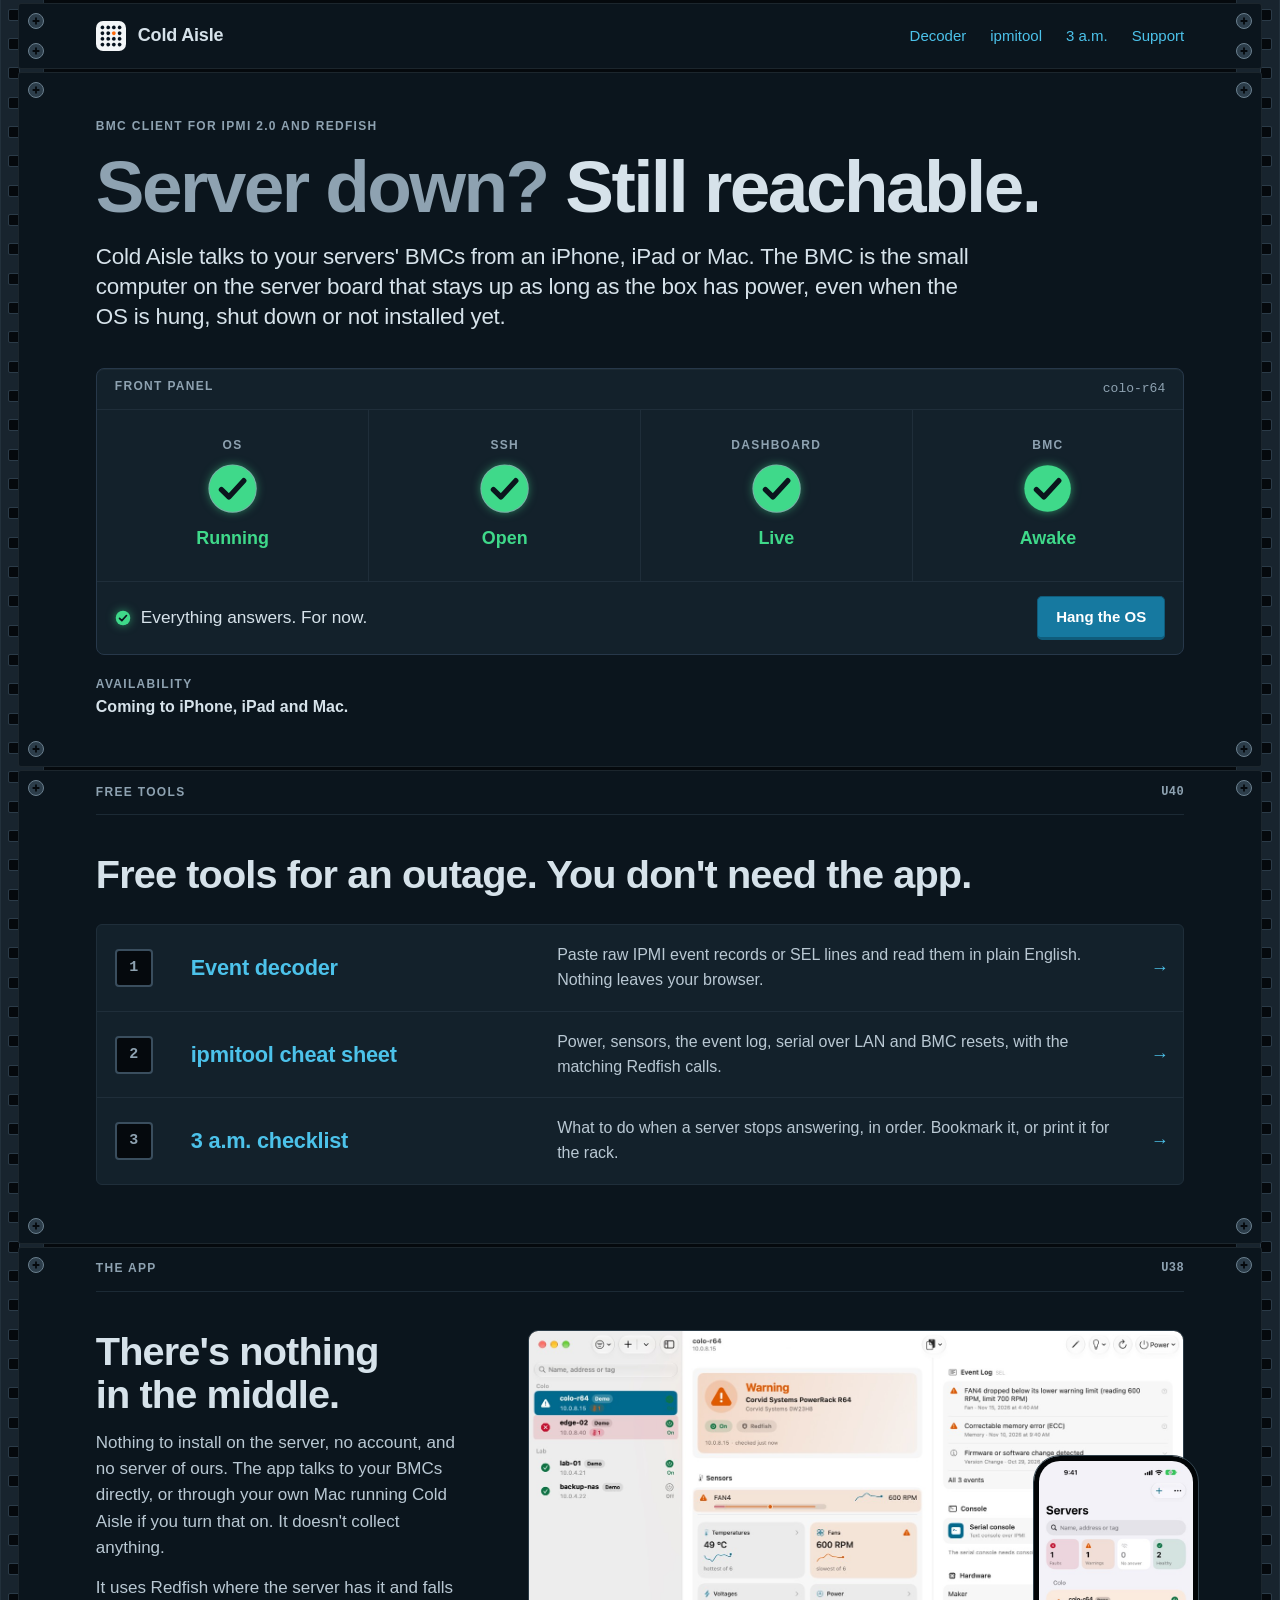
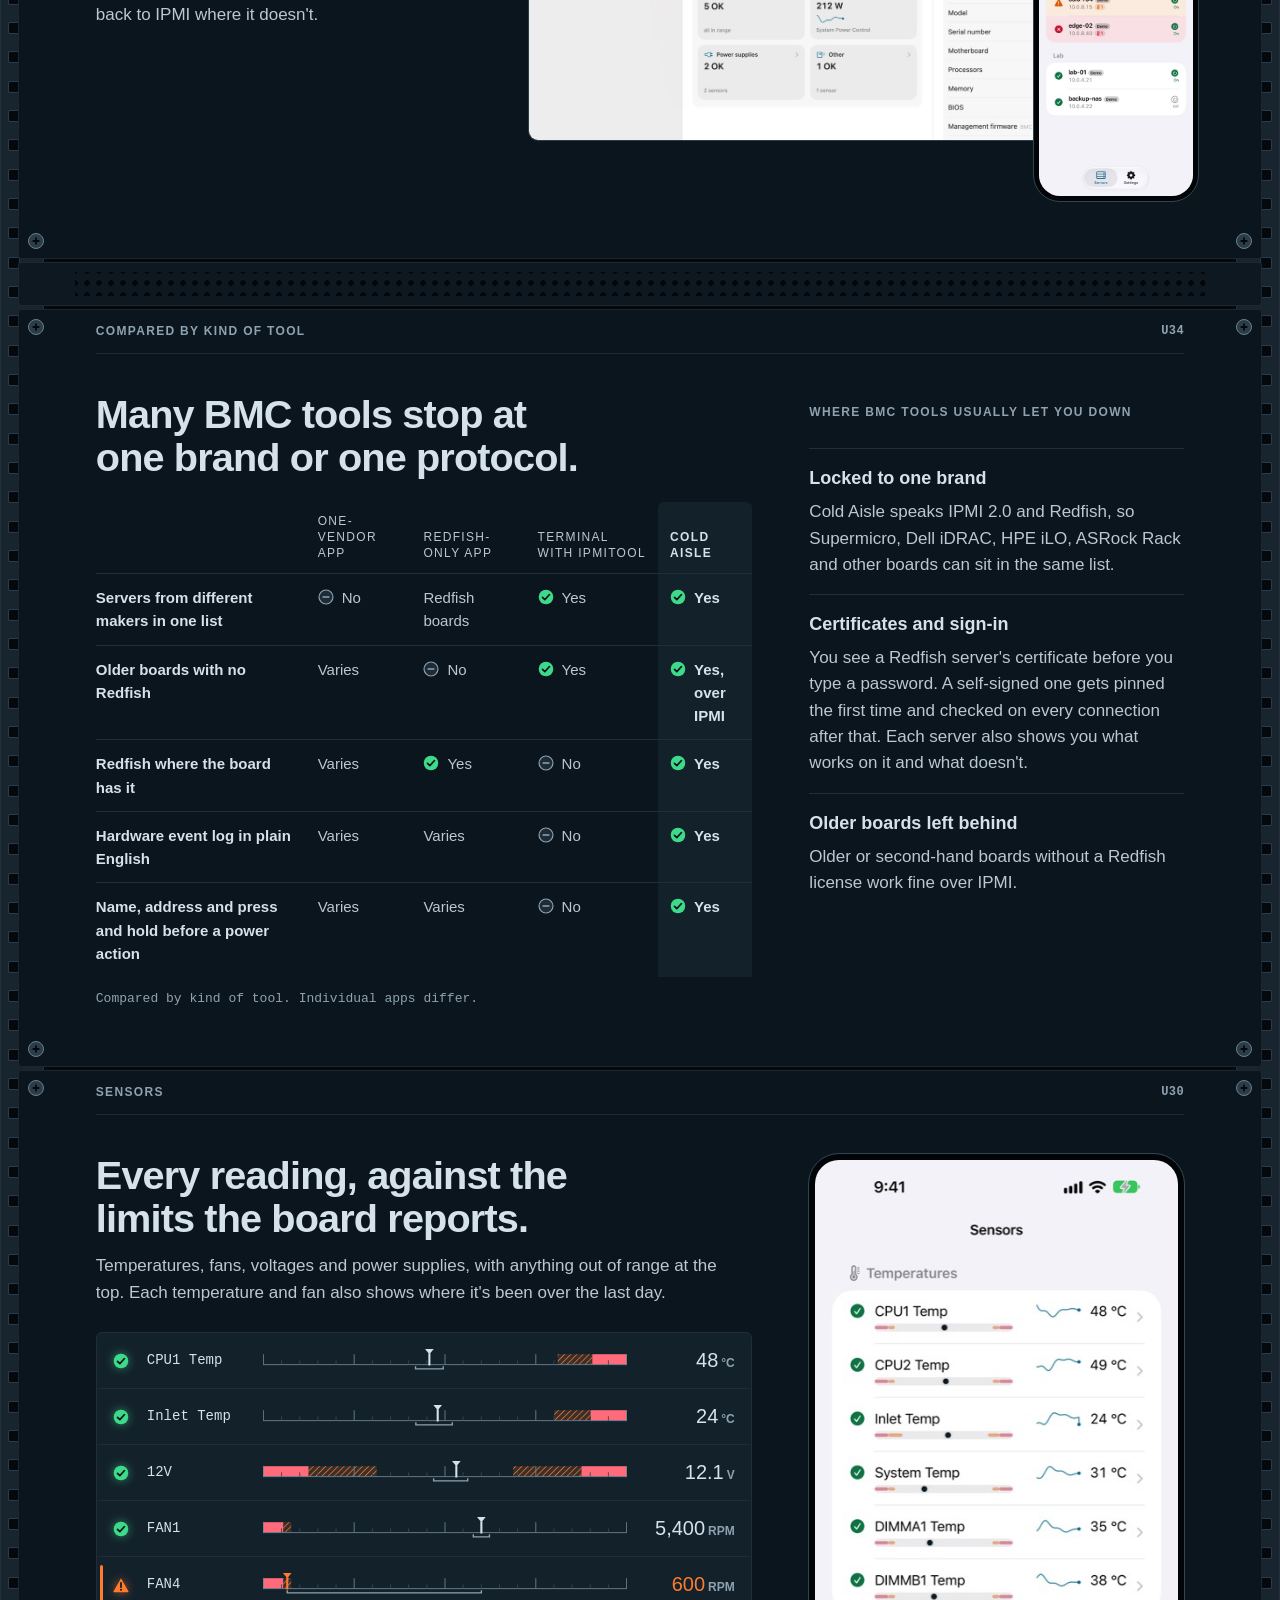
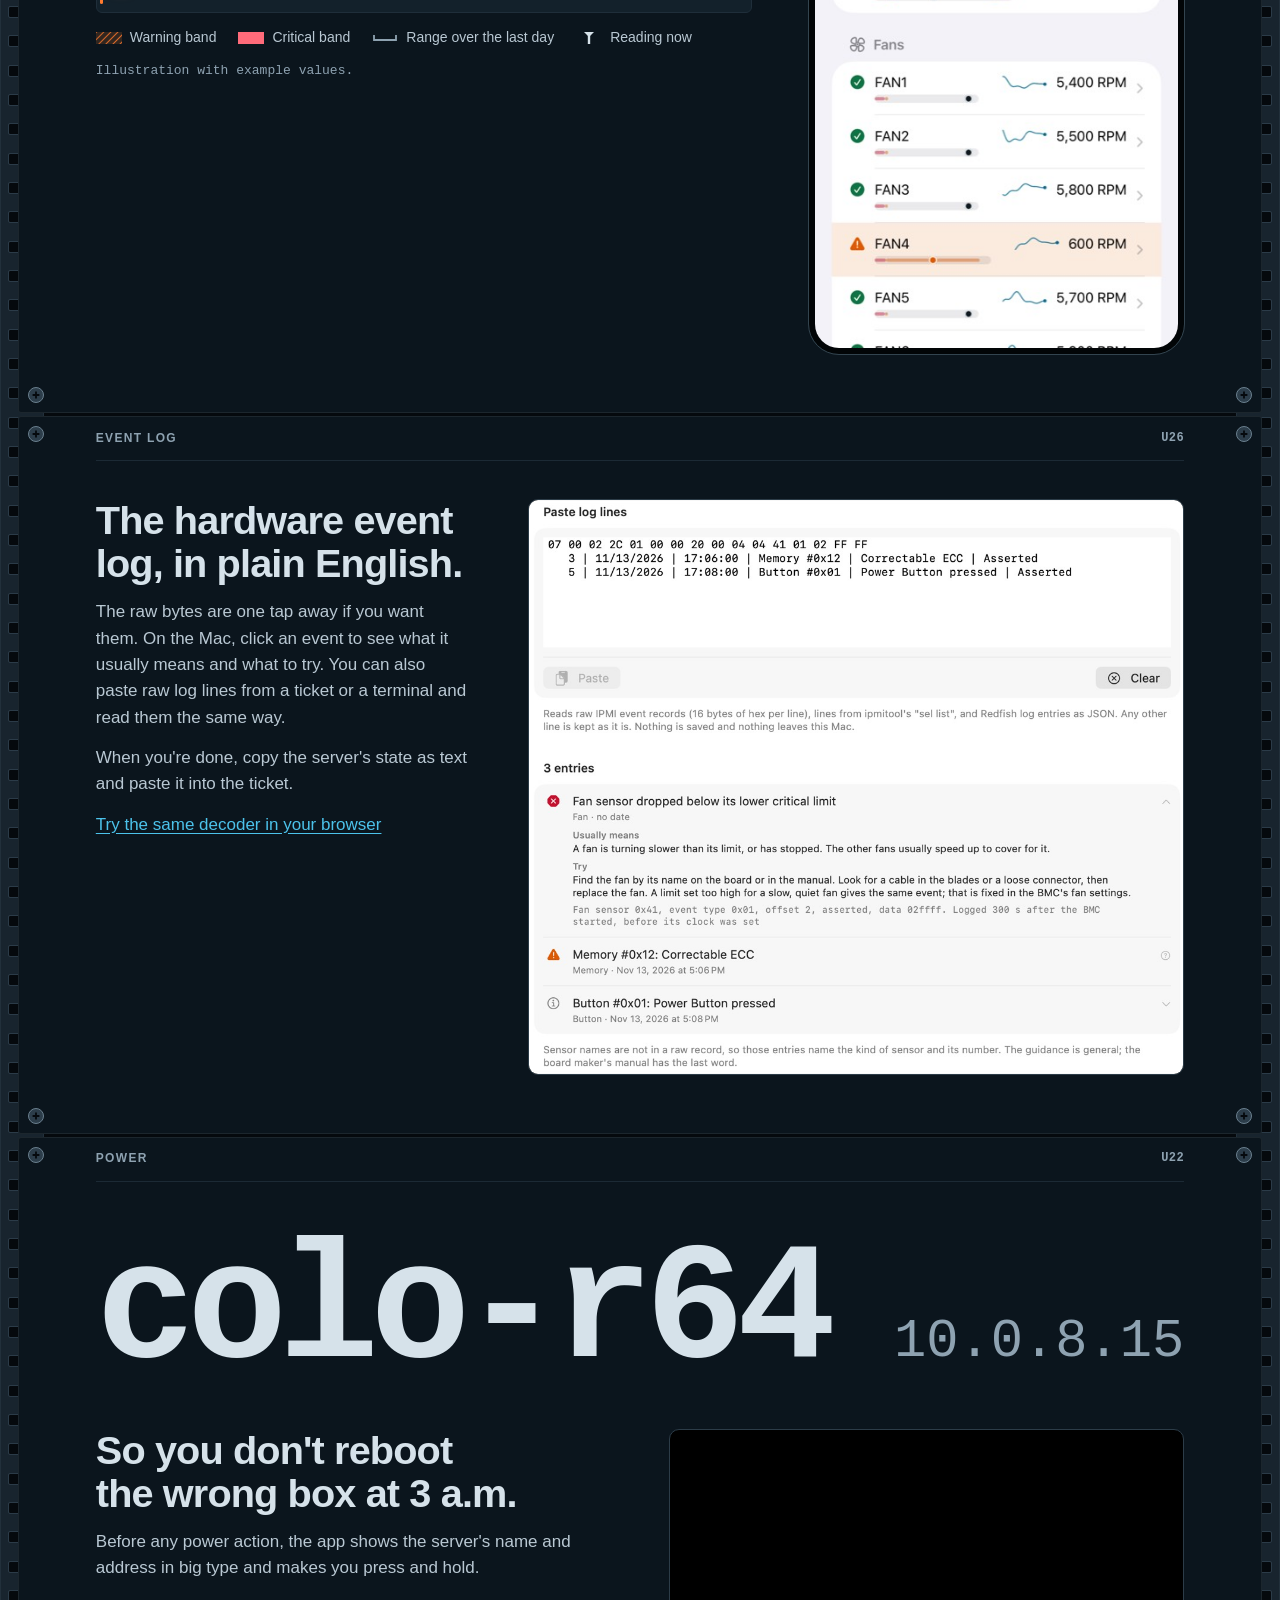
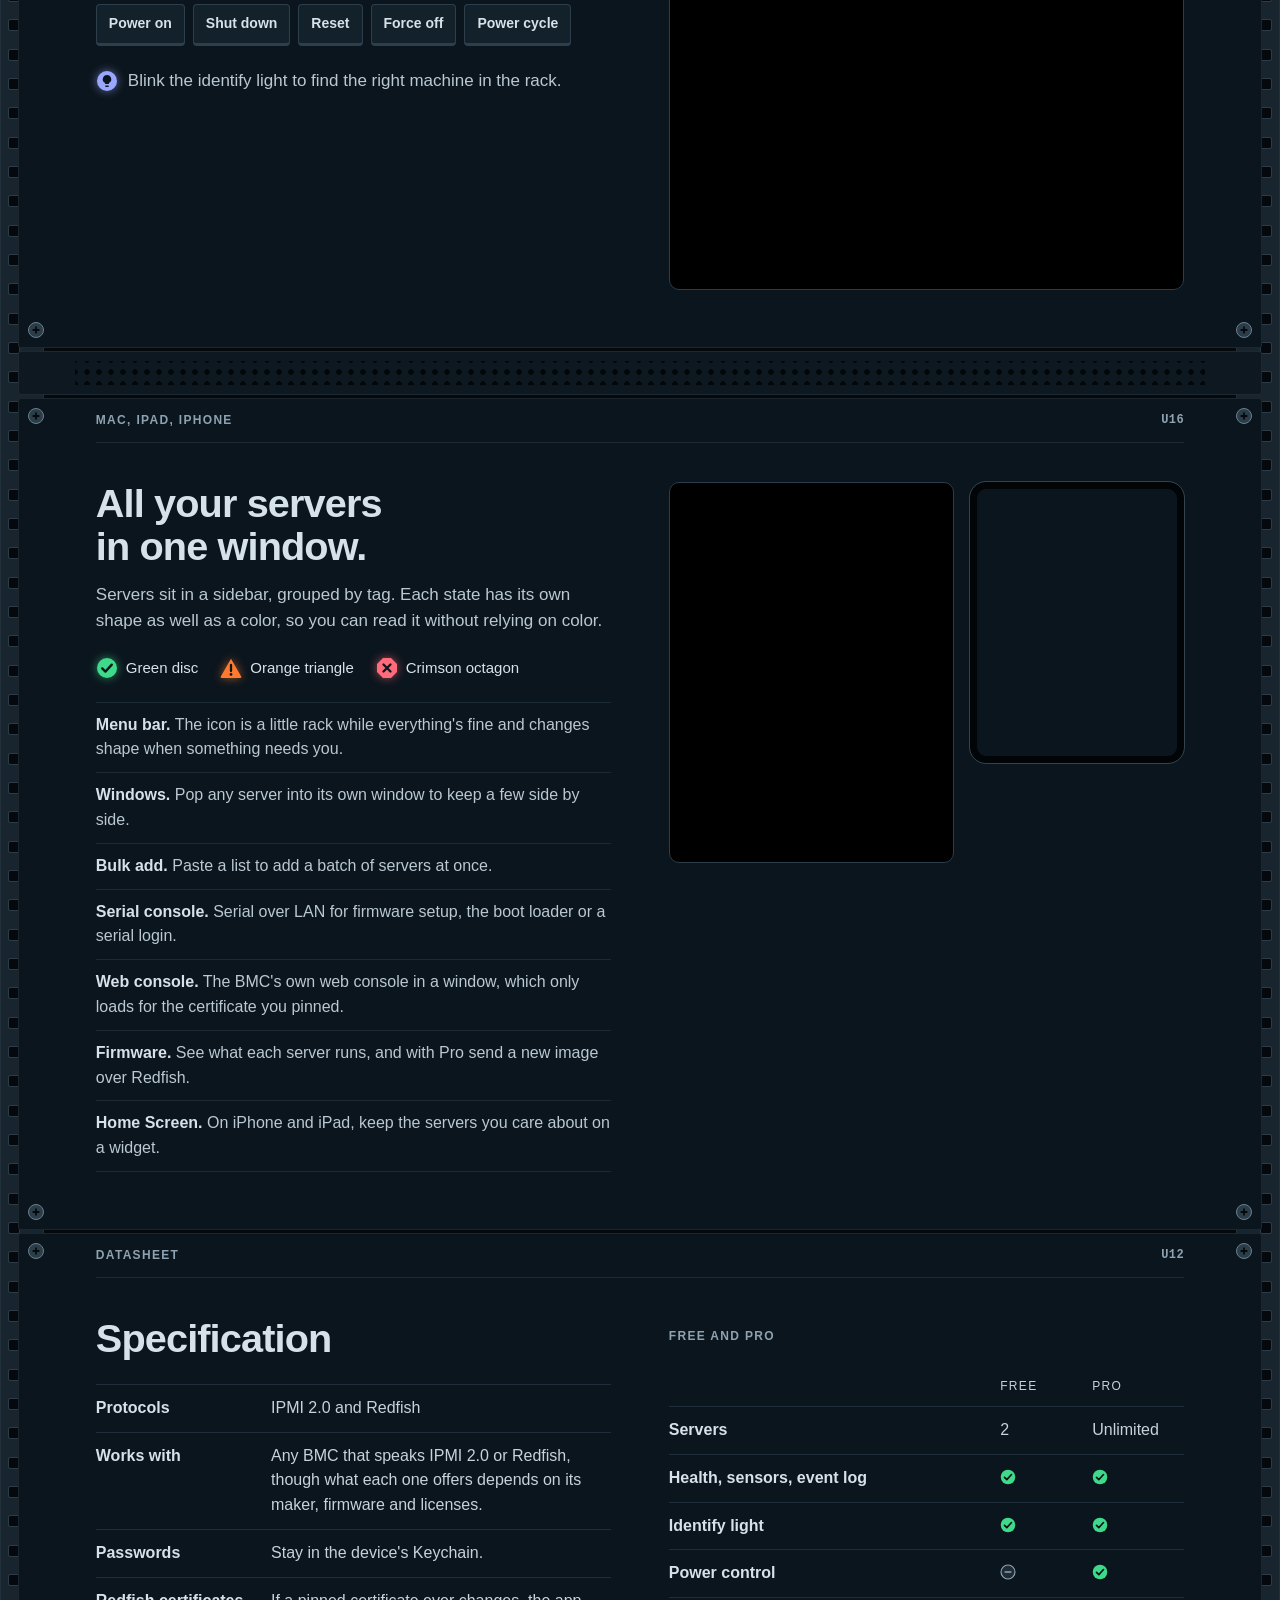
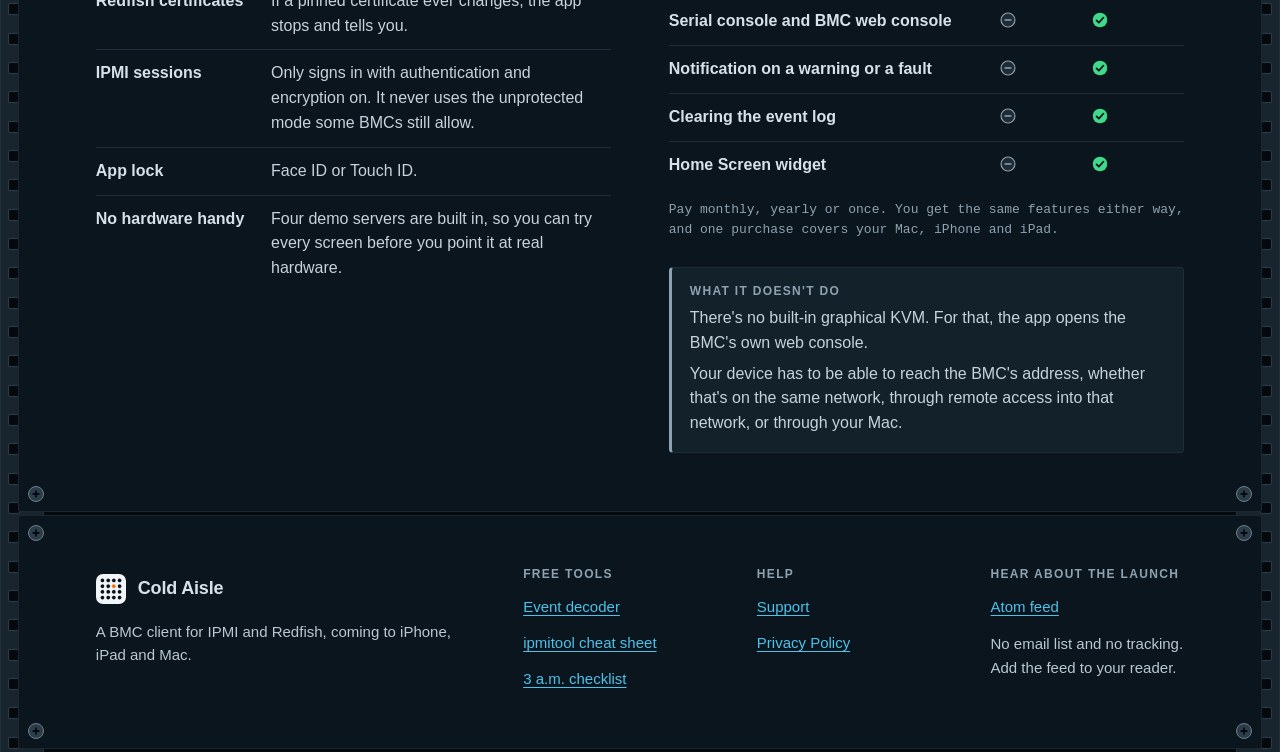
<file: index.html>
<!doctype html>
<html lang="en">
<head>
<meta charset="utf-8">
<meta name="viewport" content="width=device-width, initial-scale=1">
<meta http-equiv="Content-Security-Policy" content="default-src 'none'; img-src 'self' data:; style-src 'self'; script-src 'self'; base-uri 'none'; form-action 'none'">
<title>Cold Aisle: BMC client for IPMI and Redfish</title>
<meta name="description" content="Cold Aisle is a BMC client for IPMI 2.0 and Redfish on iPhone, iPad and Mac. When the OS stops answering, reach the management controller directly. No agent, no account.">
<link rel="canonical" href="https://amgarcia2235.github.io/coldaisle-site/">
<meta property="og:title" content="Cold Aisle: BMC client for IPMI and Redfish">
<meta property="og:description" content="Cold Aisle is a BMC client for IPMI 2.0 and Redfish on iPhone, iPad and Mac. When the OS stops answering, reach the management controller directly. No agent, no account.">
<meta property="og:type" content="website">
<meta property="og:url" content="https://amgarcia2235.github.io/coldaisle-site/">
<meta property="og:image" content="https://amgarcia2235.github.io/coldaisle-site/img/og.jpg">
<meta property="og:image:width" content="1200">
<meta property="og:image:height" content="630">
<meta property="og:image:alt" content="Cold Aisle: BMC client for IPMI and Redfish">
<meta name="twitter:card" content="summary_large_image">
<meta name="twitter:title" content="Cold Aisle: BMC client for IPMI and Redfish">
<meta name="twitter:description" content="Cold Aisle is a BMC client for IPMI 2.0 and Redfish on iPhone, iPad and Mac. When the OS stops answering, reach the management controller directly. No agent, no account.">
<meta name="twitter:image" content="https://amgarcia2235.github.io/coldaisle-site/img/og.jpg">
<meta name="theme-color" content="#0b151d">
<link rel="icon" type="image/png" sizes="32x32" href="favicon-32.png">
<link rel="apple-touch-icon" sizes="180x180" href="apple-touch-icon.png">
<link rel="alternate" type="application/atom+xml" title="Cold Aisle news" href="feed.xml">
<link rel="stylesheet" href="style.css">
</head>
<body>
<a class="skip" href="#main">Skip to content</a>
<svg class="sprite" aria-hidden="true" focusable="false">
<defs><pattern id="hatch" width="5" height="5" patternUnits="userSpaceOnUse" patternTransform="rotate(45)"><rect width="5" height="5" fill="#ff7a2e" fill-opacity=".16"/><path d="M0 0V5" stroke="#ff7a2e" stroke-width="1.6"/></pattern></defs>
<symbol id="l-ok" viewBox="0 0 22 22"><circle cx="11" cy="11" r="10" fill="currentColor"/><path d="M6.2 11.4l3.2 3.2 6.4-7" fill="none" stroke="#0b151d" stroke-width="2.3" stroke-linecap="round" stroke-linejoin="round"/></symbol>
<symbol id="l-warn" viewBox="0 0 22 22"><path d="M11 1.8 21.2 19.6a.9.9 0 0 1-.8 1.4H1.6a.9.9 0 0 1-.8-1.4z" fill="currentColor"/><path d="M11 8v6" stroke="#0b151d" stroke-width="2.3" stroke-linecap="round"/><circle cx="11" cy="17.4" r="1.4" fill="#0b151d"/></symbol>
<symbol id="l-fault" viewBox="0 0 22 22"><path d="M7 1h8l6 6v8l-6 6H7l-6-6V7z" fill="currentColor"/><path d="M7.5 7.5l7 7m0-7l-7 7" stroke="#0b151d" stroke-width="2.3" stroke-linecap="round"/></symbol>
<symbol id="l-id" viewBox="0 0 22 22"><circle cx="11" cy="11" r="10" fill="currentColor"/><path d="M11 5a4.2 4.2 0 0 0-2.5 7.6c.5.4.7.9.7 1.4h3.6c0-.5.2-1 .7-1.4A4.2 4.2 0 0 0 11 5zM9.4 15.6h3.2V17H9.4z" fill="#0b151d"/></symbol>
<symbol id="l-none" viewBox="0 0 22 22"><circle cx="11" cy="11" r="9.6" fill="#1e2c37" stroke="currentColor" stroke-width="1.6"/><path d="M7 11h8" stroke="currentColor" stroke-width="2" stroke-linecap="round"/></symbol>
</svg>
<div class="rack">
<div class="rail" aria-hidden="true"></div>
<div class="bay">
<header class="unit">
<nav class="mast" aria-label="Main">
<a class="brand" href="./"><img src="img/icon-96.png" width="30" height="30" alt="">Cold Aisle</a>
<ul><li><a href="decode/">Decoder</a></li><li><a href="ipmitool/">ipmitool</a></li><li><a href="3am/">3 a.m.</a></li><li><a href="support.html">Support</a></li></ul>
</nav>
</header>
<main id="main">
<section class="unit">
<div class="top">
<p class="eng kick">BMC client for IPMI 2.0 and Redfish</p>
<h1><span class="dim">Server down?</span> <span>Still reachable.</span></h1>
<p class="what">Cold Aisle talks to your servers' BMCs from an iPhone, iPad or Mac. The BMC is the small computer on the server board that stays up as long as the box has power, even when the OS is hung, shut down or not installed yet.</p>
</div>
<div class="panel" id="panel">
<div class="panel-id"><span class="eng">Front panel</span><code>colo-r64</code></div>
<ul class="lamps">
<li data-lamp><span class="eng">OS</span><span class="big"><svg class="lamp  l-none" aria-hidden="true"><use href="#l-none"/></svg><svg class="lamp lit l-ok glow" aria-hidden="true"><use href="#l-ok"/></svg></span><span class="word"><span class="w-up">Running</span><span class="w-down">Hung</span></span></li>
<li data-lamp><span class="eng">SSH</span><span class="big"><svg class="lamp  l-none" aria-hidden="true"><use href="#l-none"/></svg><svg class="lamp lit l-ok glow" aria-hidden="true"><use href="#l-ok"/></svg></span><span class="word"><span class="w-up">Open</span><span class="w-down">Timed out</span></span></li>
<li data-lamp><span class="eng">Dashboard</span><span class="big"><svg class="lamp  l-none" aria-hidden="true"><use href="#l-none"/></svg><svg class="lamp lit l-ok glow" aria-hidden="true"><use href="#l-ok"/></svg></span><span class="word"><span class="w-up">Live</span><span class="w-down">Blank</span></span></li>
<li><span class="eng">BMC</span><span class="big"><svg class="lamp  l-ok glow" aria-hidden="true"><use href="#l-ok"/></svg></span><span class="word awake">Awake</span></li>
</ul>
<div class="panel-foot">
<p class="verdict" aria-live="polite"><svg class="lamp s l-ok glow" aria-hidden="true"><use href="#l-ok"/></svg><span id="say">The OS is gone, but the BMC still answers, so you still have a way in.</span></p>
<button class="btn go" id="hang" type="button" hidden>Hang the OS</button>
</div>
</div>
<script src="js/panel.js"></script>
<!-- badge:start -->
<!-- When the app is live: delete the "soon" paragraph below and uncomment this link.
<a class="badge" href="https://apps.apple.com/app/id6834197526"><img src="img/app-store-badge.svg" width="144" height="48" alt="Download on the App Store"></a>
-->
<!-- badge:end -->
<p class="soon"><span class="eng">Availability</span><b>Coming to iPhone, iPad and Mac.</b></p>
</section>

<section class="unit" aria-labelledby="h-tools">
<div class="plate" aria-hidden="true"><span class="eng">Free tools</span><span class="eng">U40</span></div>
<div class="sec tight">
<div>
<h2 id="h-tools">Free tools for an outage. You don't need the app.</h2>
<ul class="ports">
<li><a href="decode/"><span class="jack" aria-hidden="true">1</span><b>Event decoder</b><span class="d">Paste raw IPMI event records or SEL lines and read them in plain English. Nothing leaves your browser.</span><span class="arrow" aria-hidden="true">&rarr;</span></a></li>
<li><a href="ipmitool/"><span class="jack" aria-hidden="true">2</span><b>ipmitool cheat sheet</b><span class="d">Power, sensors, the event log, serial over LAN and BMC resets, with the matching Redfish calls.</span><span class="arrow" aria-hidden="true">&rarr;</span></a></li>
<li><a href="3am/"><span class="jack" aria-hidden="true">3</span><b>3 a.m. checklist</b><span class="d">What to do when a server stops answering, in order. Bookmark it, or print it for the rack.</span><span class="arrow" aria-hidden="true">&rarr;</span></a></li>
</ul>
</div>
</div>
</section>

<section class="unit" aria-labelledby="h-screens">
<div class="plate" aria-hidden="true"><span class="eng">The app</span><span class="eng">U38</span></div>
<div class="sec tight c-5-7">
<div>
<h2 id="h-screens">There's nothing in the middle.</h2>
<p class="body">Nothing to install on the server, no account, and no server of ours. The app talks to your BMCs directly, or through your own Mac running Cold Aisle if you turn that on. It doesn't collect anything.</p>
<p class="body">It uses Redfish where the server has it and falls back to IPMI where it doesn't.</p>
</div>
<div class="screens">
<figure><img class="win" src="img/mac-server.jpg" width="1400" height="875" loading="lazy" alt="Cold Aisle on the Mac: a sidebar of four demo servers and the server colo-r64 showing a warning for FAN4 at 600 RPM, with its sensors, event log and hardware details."></figure>
<img class="phone" src="img/iphone-servers.jpg" width="414" height="900" loading="lazy" alt="Cold Aisle on iPhone: the server list with one fault, one warning and two healthy demo servers.">
</div>
</div>
</section>

<div class="blank" aria-hidden="true"></div>

<section class="unit" id="compare" aria-labelledby="h-kinds">
<div class="plate" aria-hidden="true"><span class="eng">Compared by kind of tool</span><span class="eng">U34</span></div>
<div class="sec tight c-7-5">
<div>
<h2 id="h-kinds">Many BMC tools stop at one brand or one protocol.</h2>
<table class="kinds">
<caption class="vh">Cold Aisle compared with three kinds of tool</caption>
<thead><tr><td></td><th scope="col" class="eng">One-vendor app</th><th scope="col" class="eng">Redfish-only app</th><th scope="col" class="eng">Terminal with ipmitool</th><th scope="col" class="eng us">Cold Aisle</th></tr></thead>
<tbody>
<tr><th scope="row">Servers from different makers in one list</th><td data-k="One-vendor app"><span class="val"><svg class="lamp s l-none" aria-hidden="true"><use href="#l-none"/></svg><span>No</span></span></td><td data-k="Redfish-only app"><span class="val"><span>Redfish boards</span></span></td><td data-k="Terminal with ipmitool"><span class="val"><svg class="lamp s l-ok" aria-hidden="true"><use href="#l-ok"/></svg><span>Yes</span></span></td><td data-k="Cold Aisle" class=us><span class="val"><svg class="lamp s l-ok" aria-hidden="true"><use href="#l-ok"/></svg><span>Yes</span></span></td></tr>
<tr><th scope="row">Older boards with no Redfish</th><td data-k="One-vendor app"><span class="val"><span>Varies</span></span></td><td data-k="Redfish-only app"><span class="val"><svg class="lamp s l-none" aria-hidden="true"><use href="#l-none"/></svg><span>No</span></span></td><td data-k="Terminal with ipmitool"><span class="val"><svg class="lamp s l-ok" aria-hidden="true"><use href="#l-ok"/></svg><span>Yes</span></span></td><td data-k="Cold Aisle" class=us><span class="val"><svg class="lamp s l-ok" aria-hidden="true"><use href="#l-ok"/></svg><span>Yes, over IPMI</span></span></td></tr>
<tr><th scope="row">Redfish where the board has it</th><td data-k="One-vendor app"><span class="val"><span>Varies</span></span></td><td data-k="Redfish-only app"><span class="val"><svg class="lamp s l-ok" aria-hidden="true"><use href="#l-ok"/></svg><span>Yes</span></span></td><td data-k="Terminal with ipmitool"><span class="val"><svg class="lamp s l-none" aria-hidden="true"><use href="#l-none"/></svg><span>No</span></span></td><td data-k="Cold Aisle" class=us><span class="val"><svg class="lamp s l-ok" aria-hidden="true"><use href="#l-ok"/></svg><span>Yes</span></span></td></tr>
<tr><th scope="row">Hardware event log in plain English</th><td data-k="One-vendor app"><span class="val"><span>Varies</span></span></td><td data-k="Redfish-only app"><span class="val"><span>Varies</span></span></td><td data-k="Terminal with ipmitool"><span class="val"><svg class="lamp s l-none" aria-hidden="true"><use href="#l-none"/></svg><span>No</span></span></td><td data-k="Cold Aisle" class=us><span class="val"><svg class="lamp s l-ok" aria-hidden="true"><use href="#l-ok"/></svg><span>Yes</span></span></td></tr>
<tr><th scope="row">Name, address and press and hold before a power action</th><td data-k="One-vendor app"><span class="val"><span>Varies</span></span></td><td data-k="Redfish-only app"><span class="val"><span>Varies</span></span></td><td data-k="Terminal with ipmitool"><span class="val"><svg class="lamp s l-none" aria-hidden="true"><use href="#l-none"/></svg><span>No</span></span></td><td data-k="Cold Aisle" class=us><span class="val"><svg class="lamp s l-ok" aria-hidden="true"><use href="#l-ok"/></svg><span>Yes</span></span></td></tr>
</tbody>
</table>
<p class="note">Compared by kind of tool. Individual apps differ.</p>
</div>
<div>
<h3 class="eng free-h">Where BMC tools usually let you down</h3>
<dl class="answers">
<div><dt>Locked to one brand</dt><dd>Cold Aisle speaks IPMI 2.0 and Redfish, so Supermicro, Dell iDRAC, HPE iLO, ASRock Rack and other boards can sit in the same list.</dd></div>
<div><dt>Certificates and sign-in</dt><dd>You see a Redfish server's certificate before you type a password. A self-signed one gets pinned the first time and checked on every connection after that. Each server also shows you what works on it and what doesn't.</dd></div>
<div><dt>Older boards left behind</dt><dd>Older or second-hand boards without a Redfish license work fine over IPMI.</dd></div>
</dl>
</div>
</div>
</section>

<section class="unit" id="sensors" aria-labelledby="h-sens">
<div class="plate" aria-hidden="true"><span class="eng">Sensors</span><span class="eng">U30</span></div>
<div class="sec tight c-7-5">
<div>
<h2 id="h-sens">Every reading, against the limits the board reports.</h2>
<p class="body">Temperatures, fans, voltages and power supplies, with anything out of range at the top. Each temperature and fan also shows where it's been over the last day.</p>
<ul class="sens" aria-label="Example sensor readings">
<li><svg class="lamp s l-ok glow" aria-hidden="true"><use href="#l-ok"/></svg><span class="n">CPU1 Temp</span><span class="scale-c"><svg class="scale" viewBox="0 0 420 26" aria-hidden="true"><rect x="340.0" y="6" width="40.0" height="12" fill="url(#hatch)"/><rect x="380.0" y="6" width="40.0" height="12" fill="#ff6b7a"/><path d="M0 18H420" stroke="#6f8391"/><path d="M21.4 13V18M42.4 13V18M63.4 13V18M84.3 13V18M126.2 13V18M147.2 13V18M168.1 13V18M189.1 13V18M230.9 13V18M251.9 13V18M272.9 13V18M293.8 13V18M335.7 13V18M356.6 13V18M377.6 13V18M398.6 13V18" stroke="#34495a"/><path d="M0.5 6V18M105.2 6V18M210.0 6V18M314.8 6V18M419.5 6V18" stroke="#6f8391"/><path d="M176.0 20V23H208.0V20" fill="none" stroke="#8ea2b1" stroke-width="1.6"/><path d="M192.0 5V19" stroke="#d6e2ea" stroke-width="2.4"/><path d="M187.0 0h10l-5 6z" fill="#d6e2ea"/></svg></span><span class="v">48<small>°C</small><span class="vh">, in range</span></span></li>
<li><svg class="lamp s l-ok glow" aria-hidden="true"><use href="#l-ok"/></svg><span class="n">Inlet Temp</span><span class="scale-c"><svg class="scale" viewBox="0 0 420 26" aria-hidden="true"><rect x="336.0" y="6" width="42.0" height="12" fill="url(#hatch)"/><rect x="378.0" y="6" width="42.0" height="12" fill="#ff6b7a"/><path d="M0 18H420" stroke="#6f8391"/><path d="M21.4 13V18M42.4 13V18M63.4 13V18M84.3 13V18M126.2 13V18M147.2 13V18M168.1 13V18M189.1 13V18M230.9 13V18M251.9 13V18M272.9 13V18M293.8 13V18M335.7 13V18M356.6 13V18M377.6 13V18M398.6 13V18" stroke="#34495a"/><path d="M0.5 6V18M105.2 6V18M210.0 6V18M314.8 6V18M419.5 6V18" stroke="#6f8391"/><path d="M176.4 20V23H218.4V20" fill="none" stroke="#8ea2b1" stroke-width="1.6"/><path d="M201.6 5V19" stroke="#d6e2ea" stroke-width="2.4"/><path d="M196.6 0h10l-5 6z" fill="#d6e2ea"/></svg></span><span class="v">24<small>°C</small><span class="vh">, in range</span></span></li>
<li><svg class="lamp s l-ok glow" aria-hidden="true"><use href="#l-ok"/></svg><span class="n">12V</span><span class="scale-c"><svg class="scale" viewBox="0 0 420 26" aria-hidden="true"><rect x="0.0" y="6" width="52.5" height="12" fill="#ff6b7a"/><rect x="52.5" y="6" width="78.7" height="12" fill="url(#hatch)"/><rect x="288.7" y="6" width="78.8" height="12" fill="url(#hatch)"/><rect x="367.5" y="6" width="52.5" height="12" fill="#ff6b7a"/><path d="M0 18H420" stroke="#6f8391"/><path d="M21.4 13V18M42.4 13V18M63.4 13V18M84.3 13V18M126.2 13V18M147.2 13V18M168.1 13V18M189.1 13V18M230.9 13V18M251.9 13V18M272.9 13V18M293.8 13V18M335.7 13V18M356.6 13V18M377.6 13V18M398.6 13V18" stroke="#34495a"/><path d="M0.5 6V18M105.2 6V18M210.0 6V18M314.8 6V18M419.5 6V18" stroke="#6f8391"/><path d="M196.9 20V23H236.2V20" fill="none" stroke="#8ea2b1" stroke-width="1.6"/><path d="M223.1 5V19" stroke="#d6e2ea" stroke-width="2.4"/><path d="M218.1 0h10l-5 6z" fill="#d6e2ea"/></svg></span><span class="v">12.1<small>V</small><span class="vh">, in range</span></span></li>
<li><svg class="lamp s l-ok glow" aria-hidden="true"><use href="#l-ok"/></svg><span class="n">FAN1</span><span class="scale-c"><svg class="scale" viewBox="0 0 420 26" aria-hidden="true"><rect x="0.0" y="6" width="23.3" height="12" fill="#ff6b7a"/><rect x="23.3" y="6" width="9.3" height="12" fill="url(#hatch)"/><path d="M0 18H420" stroke="#6f8391"/><path d="M21.4 13V18M42.4 13V18M63.4 13V18M84.3 13V18M126.2 13V18M147.2 13V18M168.1 13V18M189.1 13V18M230.9 13V18M251.9 13V18M272.9 13V18M293.8 13V18M335.7 13V18M356.6 13V18M377.6 13V18M398.6 13V18" stroke="#34495a"/><path d="M0.5 6V18M105.2 6V18M210.0 6V18M314.8 6V18M419.5 6V18" stroke="#6f8391"/><path d="M242.7 20V23H261.3V20" fill="none" stroke="#8ea2b1" stroke-width="1.6"/><path d="M252.0 5V19" stroke="#d6e2ea" stroke-width="2.4"/><path d="M247.0 0h10l-5 6z" fill="#d6e2ea"/></svg></span><span class="v">5,400<small>RPM</small><span class="vh">, in range</span></span></li>
<li class="edge"><svg class="lamp s l-warn glow" aria-hidden="true"><use href="#l-warn"/></svg><span class="n">FAN4</span><span class="scale-c"><svg class="scale" viewBox="0 0 420 26" aria-hidden="true"><rect x="0.0" y="6" width="23.3" height="12" fill="#ff6b7a"/><rect x="23.3" y="6" width="9.3" height="12" fill="url(#hatch)"/><path d="M0 18H420" stroke="#6f8391"/><path d="M21.4 13V18M42.4 13V18M63.4 13V18M84.3 13V18M126.2 13V18M147.2 13V18M168.1 13V18M189.1 13V18M230.9 13V18M251.9 13V18M272.9 13V18M293.8 13V18M335.7 13V18M356.6 13V18M377.6 13V18M398.6 13V18" stroke="#34495a"/><path d="M0.5 6V18M105.2 6V18M210.0 6V18M314.8 6V18M419.5 6V18" stroke="#6f8391"/><path d="M28.0 20V23H252.0V20" fill="none" stroke="#8ea2b1" stroke-width="1.6"/><path d="M28.0 5V19" stroke="#ff7a2e" stroke-width="2.4"/><path d="M23.0 0h10l-5 6z" fill="#ff7a2e"/></svg></span><span class="v">600<small>RPM</small><span class="vh">, below its lower warning limit</span></span></li>
</ul>
<ul class="key" aria-label="How to read the scale">
<li><svg viewBox="0 0 26 12" aria-hidden="true"><rect width="26" height="12" fill="url(#hatch)"/></svg>Warning band</li>
<li><svg viewBox="0 0 26 12" aria-hidden="true"><rect width="26" height="12" fill="#ff6b7a"/></svg>Critical band</li>
<li><svg viewBox="0 0 26 12" aria-hidden="true"><path d="M2 3v5h22V3" fill="none" stroke="#8ea2b1" stroke-width="1.8"/></svg>Range over the last day</li>
<li><svg viewBox="0 0 26 12" aria-hidden="true"><path d="M13 3v9" stroke="#d6e2ea" stroke-width="2.4"/><path d="M8 0h10l-5 5z" fill="#d6e2ea"/></svg>Reading now</li>
</ul>
<p class="note">Illustration with example values.</p>
</div>
<figure class="solo"><img class="phone" src="img/iphone-sensors.jpg" width="414" height="900" loading="lazy" alt="The Sensors screen on iPhone: six temperatures in range, and fans with FAN4 highlighted at 600 RPM."></figure>
</div>
</section>

<section class="unit" id="log" aria-labelledby="h-log">
<div class="plate" aria-hidden="true"><span class="eng">Event log</span><span class="eng">U26</span></div>
<div class="sec tight c-5-7">
<div>
<h2 id="h-log">The hardware event log, in plain English.</h2>
<p class="body">The raw bytes are one tap away if you want them. On the Mac, click an event to see what it usually means and what to try. You can also paste raw log lines from a ticket or a terminal and read them the same way.</p>
<p class="body">When you're done, copy the server's state as text and paste it into the ticket.</p>
<p class="body"><a href="decode/">Try the same decoder in your browser</a></p>
</div>
<figure><img class="win" src="img/mac-log-reader.jpg" width="1100" height="965" loading="lazy" alt="The Read a Log window on the Mac: three pasted raw log lines decoded into a fan fault, a correctable memory error and a power button press, with what the fault usually means and what to try."></figure>
</div>
</section>

<section class="unit" id="power" aria-labelledby="h-power">
<div class="plate" aria-hidden="true"><span class="eng">Power</span><span class="eng">U22</span></div>
<div class="bigrow" aria-hidden="true"><p class="bigname">colo-r64</p><p class="bigaddr">10.0.8.15</p></div>
<div class="sec tight c-6-6">
<div>
<h2 id="h-power">So you don't reboot the wrong box at 3 a.m.</h2>
<p class="body">Before any power action, the app shows the server's name and address in big type and makes you press and hold.</p>
<ul class="caps" aria-label="Power actions"><li>Power on</li><li>Shut down</li><li>Reset</li><li>Force off</li><li>Power cycle</li></ul>
<p class="ident"><svg class="lamp  l-id glow" aria-hidden="true"><use href="#l-id"/></svg><span>Blink the identify light to find the right machine in the rack.</span></p>
</div>
<figure><img class="win" src="img/mac-confirm.jpg" width="1000" height="893" loading="lazy" alt="The power cycle confirmation on the Mac: the name colo-r64 and address 10.0.8.15 in large type above a red button labelled Hold to power cycle."></figure>
</div>
</section>

<div class="blank" aria-hidden="true"></div>

<section class="unit" id="mac" aria-labelledby="h-mac">
<div class="plate" aria-hidden="true"><span class="eng">Mac, iPad, iPhone</span><span class="eng">U16</span></div>
<div class="sec tight c-6-6">
<div>
<h2 id="h-mac">All your servers in one window.</h2>
<p class="body">Servers sit in a sidebar, grouped by tag. Each state has its own shape as well as a color, so you can read it without relying on color.</p>
<ul class="shapes" aria-label="Status shapes"><li><svg class="lamp  l-ok glow" aria-hidden="true"><use href="#l-ok"/></svg>Green disc</li><li><svg class="lamp  l-warn glow" aria-hidden="true"><use href="#l-warn"/></svg>Orange triangle</li><li><svg class="lamp  l-fault glow" aria-hidden="true"><use href="#l-fault"/></svg>Crimson octagon</li></ul>
<ul class="ticks">
<li><b>Menu bar.</b> The icon is a little rack while everything's fine and changes shape when something needs you.</li>
<li><b>Windows.</b> Pop any server into its own window to keep a few side by side.</li>
<li><b>Bulk add.</b> Paste a list to add a batch of servers at once.</li>
<li><b>Serial console.</b> Serial over LAN for firmware setup, the boot loader or a serial login.</li>
<li><b>Web console.</b> The BMC's own web console in a window, which only loads for the certificate you pinned.</li>
<li><b>Firmware.</b> See what each server runs, and with Pro send a new image over Redfish.</li>
<li><b>Home Screen.</b> On iPhone and iPad, keep the servers you care about on a widget.</li>
</ul>
</div>
<div class="pair">
<figure><img class="win" src="img/mac-sidebar.jpg" width="598" height="800" loading="lazy" alt="Close-up of the Mac sidebar: colo-r64 with a warning triangle, edge-02 with a fault octagon, lab-01 and backup-nas with green discs."></figure>
<figure><img class="tablet" src="img/ipad-server.jpg" width="675" height="900" loading="lazy" alt="Cold Aisle on iPad: the server list beside the detail of colo-r64, with sensors, event log and console."></figure>
</div>
</div>
</section>

<section class="unit" id="spec" aria-labelledby="h-spec">
<div class="plate" aria-hidden="true"><span class="eng">Datasheet</span><span class="eng">U12</span></div>
<div class="sec tight c-6-6">
<div>
<h2 id="h-spec">Specification</h2>
<table class="sheet spec"><tbody>
<tr><th scope="row">Protocols</th><td>IPMI 2.0 and Redfish</td></tr>
<tr><th scope="row">Works with</th><td>Any BMC that speaks IPMI 2.0 or Redfish, though what each one offers depends on its maker, firmware and licenses.</td></tr>
<tr><th scope="row">Passwords</th><td>Stay in the device's Keychain.</td></tr>
<tr><th scope="row">Redfish certificates</th><td>If a pinned certificate ever changes, the app stops and tells you.</td></tr>
<tr><th scope="row">IPMI sessions</th><td>Only signs in with authentication and encryption on. It never uses the unprotected mode some BMCs still allow.</td></tr>
<tr><th scope="row">App lock</th><td>Face ID or Touch ID.</td></tr>
<tr><th scope="row">No hardware handy</th><td>Four demo servers are built in, so you can try every screen before you point it at real hardware.</td></tr>
</tbody></table>
</div>
<div>
<h3 class="eng free-h">Free and Pro</h3>
<table class="sheet plans">
<thead><tr><td></td><th scope="col" class="m eng">Free</th><th scope="col" class="m eng">Pro</th></tr></thead>
<tbody>
<tr><th scope="row">Servers</th><td class="m">2</td><td class="m">Unlimited</td></tr>
<tr><th scope="row">Health, sensors, event log</th><td class="m"><svg class="lamp s l-ok" aria-hidden="true"><use href="#l-ok"/></svg><span class="vh">Included</span></td><td class="m"><svg class="lamp s l-ok" aria-hidden="true"><use href="#l-ok"/></svg><span class="vh">Included</span></td></tr>
<tr><th scope="row">Identify light</th><td class="m"><svg class="lamp s l-ok" aria-hidden="true"><use href="#l-ok"/></svg><span class="vh">Included</span></td><td class="m"><svg class="lamp s l-ok" aria-hidden="true"><use href="#l-ok"/></svg><span class="vh">Included</span></td></tr>
<tr><th scope="row">Power control</th><td class="m"><svg class="lamp s l-none" aria-hidden="true"><use href="#l-none"/></svg><span class="vh">Not included</span></td><td class="m"><svg class="lamp s l-ok" aria-hidden="true"><use href="#l-ok"/></svg><span class="vh">Included</span></td></tr>
<tr><th scope="row">Serial console and BMC web console</th><td class="m"><svg class="lamp s l-none" aria-hidden="true"><use href="#l-none"/></svg><span class="vh">Not included</span></td><td class="m"><svg class="lamp s l-ok" aria-hidden="true"><use href="#l-ok"/></svg><span class="vh">Included</span></td></tr>
<tr><th scope="row">Notification on a warning or a fault</th><td class="m"><svg class="lamp s l-none" aria-hidden="true"><use href="#l-none"/></svg><span class="vh">Not included</span></td><td class="m"><svg class="lamp s l-ok" aria-hidden="true"><use href="#l-ok"/></svg><span class="vh">Included</span></td></tr>
<tr><th scope="row">Clearing the event log</th><td class="m"><svg class="lamp s l-none" aria-hidden="true"><use href="#l-none"/></svg><span class="vh">Not included</span></td><td class="m"><svg class="lamp s l-ok" aria-hidden="true"><use href="#l-ok"/></svg><span class="vh">Included</span></td></tr>
<tr><th scope="row">Home Screen widget</th><td class="m"><svg class="lamp s l-none" aria-hidden="true"><use href="#l-none"/></svg><span class="vh">Not included</span></td><td class="m"><svg class="lamp s l-ok" aria-hidden="true"><use href="#l-ok"/></svg><span class="vh">Included</span></td></tr>
</tbody>
</table>
<p class="note">Pay monthly, yearly or once. You get the same features either way, and one purchase covers your Mac, iPhone and iPad.</p>
<div class="limits">
<h3 class="eng">What it doesn't do</h3>
<p>There's no built-in graphical KVM. For that, the app opens the BMC's own web console.</p>
<p>Your device has to be able to reach the BMC's address, whether that's on the same network, through remote access into that network, or through your Mac.</p>
</div>
</div>
</div>
</section>
</main>
<footer class="unit">
<div class="foot">
<div><a class="brand" href="./"><img src="img/icon-96.png" width="30" height="30" alt="">Cold Aisle</a>
<p>A BMC client for IPMI and Redfish, coming to iPhone, iPad and Mac.</p></div>
<div><h2 class="eng">Free tools</h2><ul>
<li><a href="decode/">Event decoder</a></li>
<li><a href="ipmitool/">ipmitool cheat sheet</a></li>
<li><a href="3am/">3 a.m. checklist</a></li>
</ul></div>
<div><h2 class="eng">Help</h2><ul>
<li><a href="support.html">Support</a></li>
<li><a href="privacy.html">Privacy Policy</a></li>
</ul></div>
<div><h2 class="eng">Hear about the launch</h2><ul>
<li><a href="feed.xml">Atom feed</a></li>
</ul><p>No email list and no tracking. Add the feed to your reader.</p></div>
</div>
</footer>
</div>
<div class="rail r" aria-hidden="true"></div>
</div>
</body>
</html>
</file>
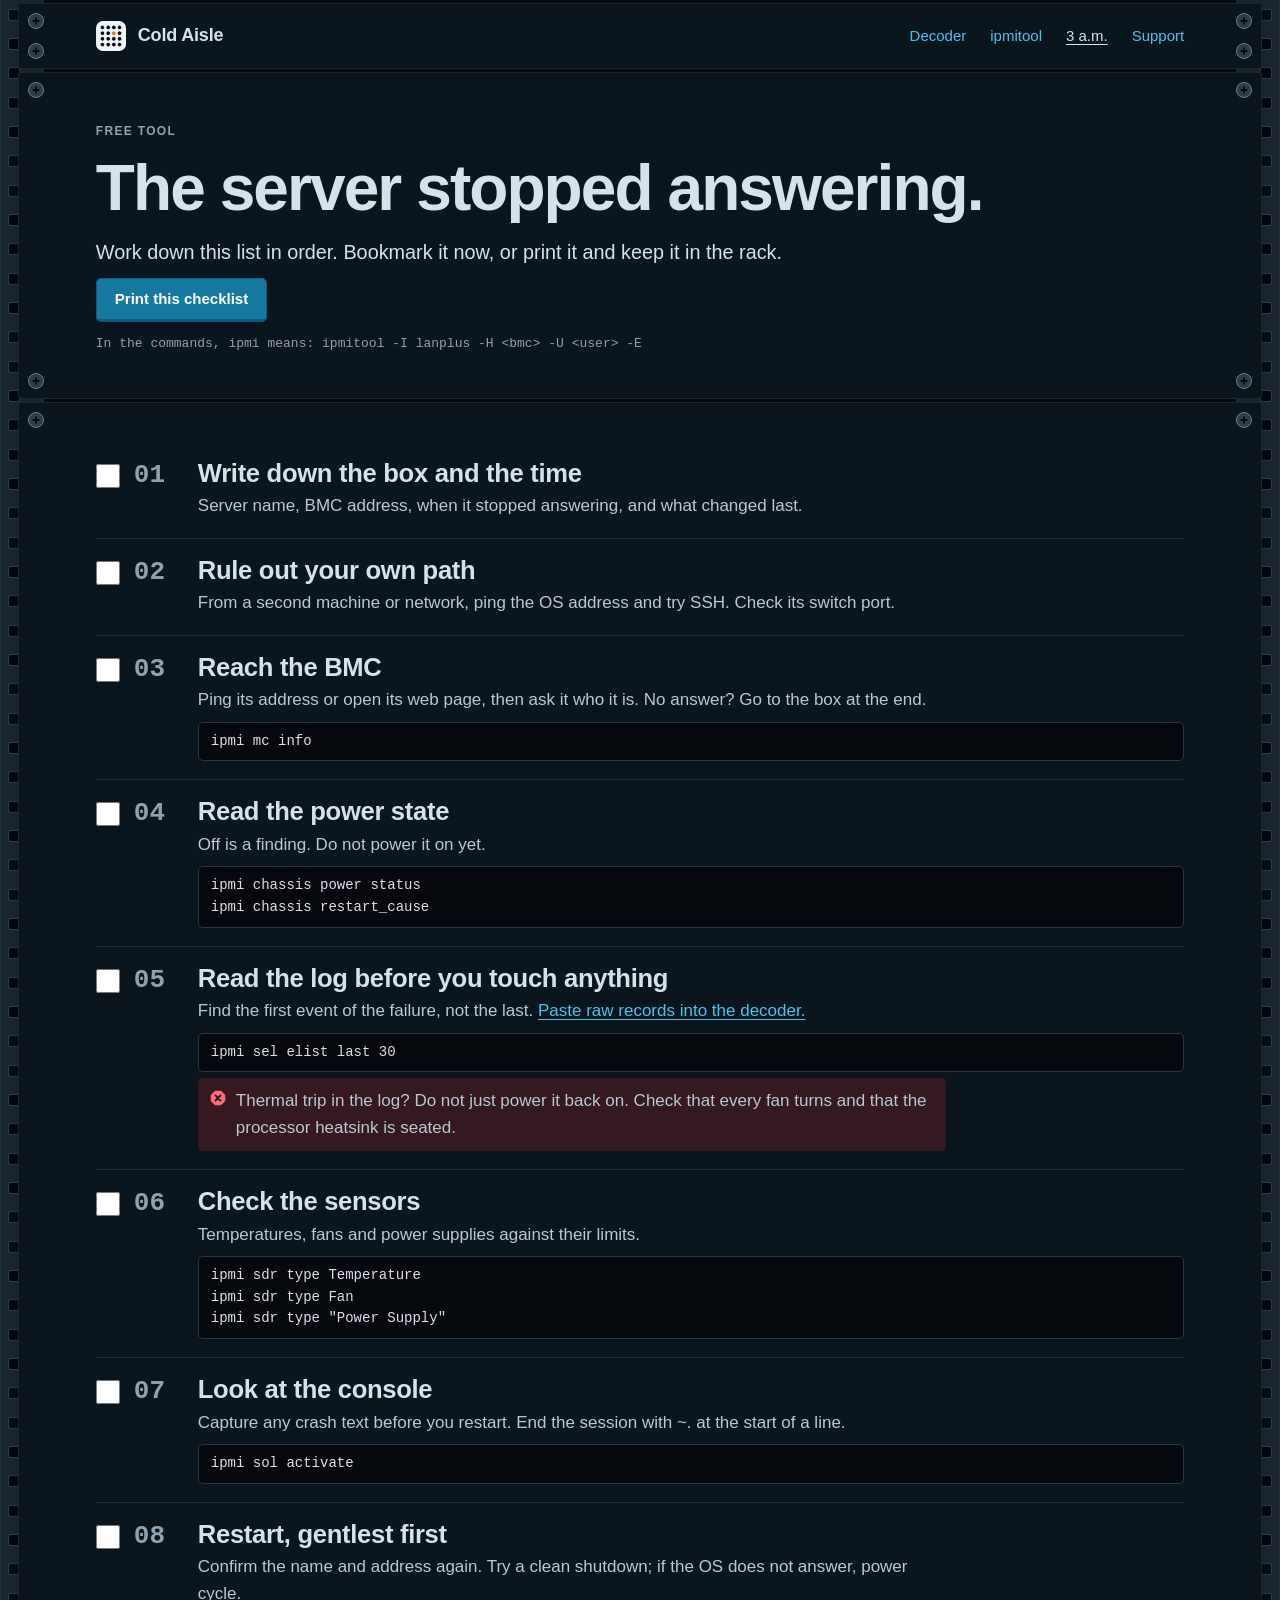
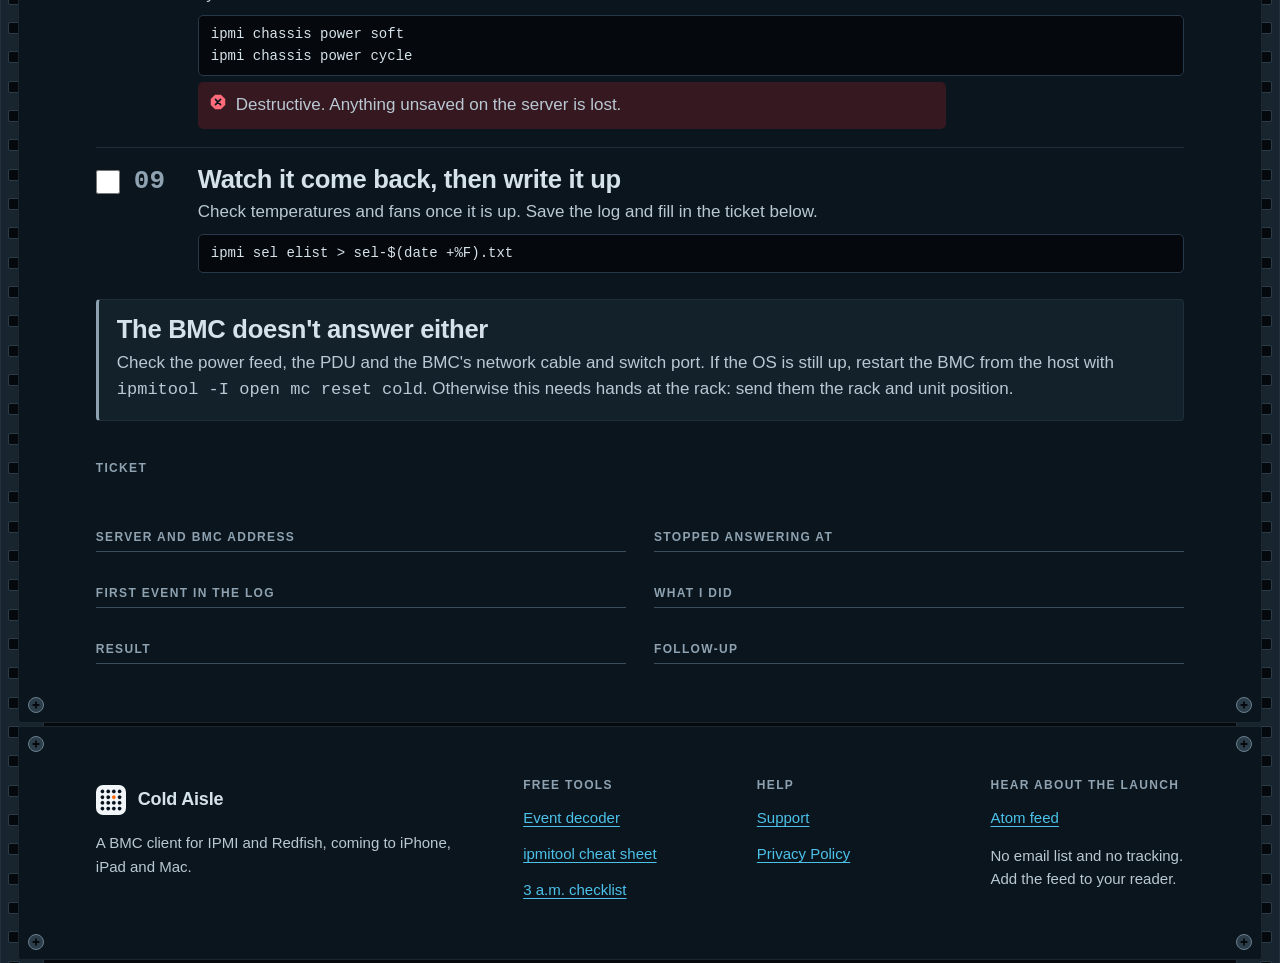
<file: 3am/index.html>
<!doctype html>
<html lang="en">
<head>
<meta charset="utf-8">
<meta name="viewport" content="width=device-width, initial-scale=1">
<meta http-equiv="Content-Security-Policy" content="default-src 'none'; img-src 'self' data:; style-src 'self'; script-src 'self'; base-uri 'none'; form-action 'none'">
<title>Server stopped answering: the 3 a.m. checklist | Cold Aisle</title>
<meta name="description" content="A short, printable checklist for when a server stops answering: what to check, in what order, and which ipmitool command to run at each step.">
<link rel="canonical" href="https://amgarcia2235.github.io/coldaisle-site/3am/">
<meta property="og:title" content="Server stopped answering: the 3 a.m. checklist | Cold Aisle">
<meta property="og:description" content="A short, printable checklist for when a server stops answering: what to check, in what order, and which ipmitool command to run at each step.">
<meta property="og:type" content="website">
<meta property="og:url" content="https://amgarcia2235.github.io/coldaisle-site/3am/">
<meta property="og:image" content="https://amgarcia2235.github.io/coldaisle-site/img/og-3am.jpg">
<meta property="og:image:width" content="1200">
<meta property="og:image:height" content="630">
<meta property="og:image:alt" content="Server stopped answering: the 3 a.m. checklist | Cold Aisle">
<meta name="twitter:card" content="summary_large_image">
<meta name="twitter:title" content="Server stopped answering: the 3 a.m. checklist | Cold Aisle">
<meta name="twitter:description" content="A short, printable checklist for when a server stops answering: what to check, in what order, and which ipmitool command to run at each step.">
<meta name="twitter:image" content="https://amgarcia2235.github.io/coldaisle-site/img/og-3am.jpg">
<meta name="theme-color" content="#0b151d">
<link rel="icon" type="image/png" sizes="32x32" href="../favicon-32.png">
<link rel="apple-touch-icon" sizes="180x180" href="../apple-touch-icon.png">
<link rel="alternate" type="application/atom+xml" title="Cold Aisle news" href="../feed.xml">
<link rel="stylesheet" href="../style.css">
</head>
<body class="check">
<a class="skip" href="#main">Skip to content</a>
<svg class="sprite" aria-hidden="true" focusable="false">
<defs><pattern id="hatch" width="5" height="5" patternUnits="userSpaceOnUse" patternTransform="rotate(45)"><rect width="5" height="5" fill="#ff7a2e" fill-opacity=".16"/><path d="M0 0V5" stroke="#ff7a2e" stroke-width="1.6"/></pattern></defs>
<symbol id="l-ok" viewBox="0 0 22 22"><circle cx="11" cy="11" r="10" fill="currentColor"/><path d="M6.2 11.4l3.2 3.2 6.4-7" fill="none" stroke="#0b151d" stroke-width="2.3" stroke-linecap="round" stroke-linejoin="round"/></symbol>
<symbol id="l-warn" viewBox="0 0 22 22"><path d="M11 1.8 21.2 19.6a.9.9 0 0 1-.8 1.4H1.6a.9.9 0 0 1-.8-1.4z" fill="currentColor"/><path d="M11 8v6" stroke="#0b151d" stroke-width="2.3" stroke-linecap="round"/><circle cx="11" cy="17.4" r="1.4" fill="#0b151d"/></symbol>
<symbol id="l-fault" viewBox="0 0 22 22"><path d="M7 1h8l6 6v8l-6 6H7l-6-6V7z" fill="currentColor"/><path d="M7.5 7.5l7 7m0-7l-7 7" stroke="#0b151d" stroke-width="2.3" stroke-linecap="round"/></symbol>
<symbol id="l-id" viewBox="0 0 22 22"><circle cx="11" cy="11" r="10" fill="currentColor"/><path d="M11 5a4.2 4.2 0 0 0-2.5 7.6c.5.4.7.9.7 1.4h3.6c0-.5.2-1 .7-1.4A4.2 4.2 0 0 0 11 5zM9.4 15.6h3.2V17H9.4z" fill="#0b151d"/></symbol>
<symbol id="l-none" viewBox="0 0 22 22"><circle cx="11" cy="11" r="9.6" fill="#1e2c37" stroke="currentColor" stroke-width="1.6"/><path d="M7 11h8" stroke="currentColor" stroke-width="2" stroke-linecap="round"/></symbol>
</svg>
<div class="rack">
<div class="rail" aria-hidden="true"></div>
<div class="bay">
<header class="unit">
<nav class="mast" aria-label="Main">
<a class="brand" href="../"><img src="../img/icon-96.png" width="30" height="30" alt="">Cold Aisle</a>
<ul><li><a href="../decode/">Decoder</a></li><li><a href="../ipmitool/">ipmitool</a></li><li><a href="../3am/" aria-current="page">3 a.m.</a></li><li><a href="../support.html">Support</a></li></ul>
</nav>
</header>
<main id="main">
<section class="unit">
<div class="head">
<p class="eng">Free tool</p>
<h1 class="page">The server stopped answering.</h1>
<p class="lead">Work down this list in order. Bookmark it now, or print it and keep it in the rack.</p>
<div class="acts noprint"><button class="btn go" id="print" type="button" hidden>Print this checklist</button></div>
<p class="note noprint">In the commands, ipmi means: ipmitool -I lanplus -H &lt;bmc&gt; -U &lt;user&gt; -E</p>
<p class="print-only note">ipmi = ipmitool -I lanplus -H &lt;bmc&gt; -U &lt;user&gt; -E</p>
</div>
</section>
<section class="unit" aria-label="Checklist">
<div class="sec tight">
<div>
<ol class="steps">
<li><input type="checkbox" id="s1" aria-labelledby="t1"><span class="num" aria-hidden="true"></span><div class="body-c"><h2 id="t1">Write down the box and the time</h2><p>Server name, BMC address, when it stopped answering, and what changed last.</p></div></li>
<li><input type="checkbox" id="s2" aria-labelledby="t2"><span class="num" aria-hidden="true"></span><div class="body-c"><h2 id="t2">Rule out your own path</h2><p>From a second machine or network, ping the OS address and try SSH. Check its switch port.</p></div></li>
<li><input type="checkbox" id="s3" aria-labelledby="t3"><span class="num" aria-hidden="true"></span><div class="body-c"><h2 id="t3">Reach the BMC</h2><p>Ping its address or open its web page, then ask it who it is. No answer? Go to the box at the end.</p><pre>ipmi mc info</pre></div></li>
<li><input type="checkbox" id="s4" aria-labelledby="t4"><span class="num" aria-hidden="true"></span><div class="body-c"><h2 id="t4">Read the power state</h2><p>Off is a finding. Do not power it on yet.</p><pre>ipmi chassis power status
ipmi chassis restart_cause</pre></div></li>
<li><input type="checkbox" id="s5" aria-labelledby="t5"><span class="num" aria-hidden="true"></span><div class="body-c"><h2 id="t5">Read the log before you touch anything</h2><p>Find the first event of the failure, not the last. <a href="../decode/">Paste raw records into the decoder.</a></p><pre>ipmi sel elist last 30</pre><p class="stop"><svg class="lamp s l-fault" aria-hidden="true"><use href="#l-fault"/></svg><span>Thermal trip in the log? Do not just power it back on. Check that every fan turns and that the processor heatsink is seated.</span></p></div></li>
<li><input type="checkbox" id="s6" aria-labelledby="t6"><span class="num" aria-hidden="true"></span><div class="body-c"><h2 id="t6">Check the sensors</h2><p>Temperatures, fans and power supplies against their limits.</p><pre>ipmi sdr type Temperature
ipmi sdr type Fan
ipmi sdr type "Power Supply"</pre></div></li>
<li><input type="checkbox" id="s7" aria-labelledby="t7"><span class="num" aria-hidden="true"></span><div class="body-c"><h2 id="t7">Look at the console</h2><p>Capture any crash text before you restart. End the session with ~. at the start of a line.</p><pre>ipmi sol activate</pre></div></li>
<li><input type="checkbox" id="s8" aria-labelledby="t8"><span class="num" aria-hidden="true"></span><div class="body-c"><h2 id="t8">Restart, gentlest first</h2><p>Confirm the name and address again. Try a clean shutdown; if the OS does not answer, power cycle.</p><pre>ipmi chassis power soft
ipmi chassis power cycle</pre><p class="stop"><svg class="lamp s l-fault" aria-hidden="true"><use href="#l-fault"/></svg><span>Destructive. Anything unsaved on the server is lost.</span></p></div></li>
<li><input type="checkbox" id="s9" aria-labelledby="t9"><span class="num" aria-hidden="true"></span><div class="body-c"><h2 id="t9">Watch it come back, then write it up</h2><p>Check temperatures and fans once it is up. Save the log and fill in the ticket below.</p><pre>ipmi sel elist &gt; sel-$(date +%F).txt</pre></div></li>
</ol>
<div class="branch">
<h2>The BMC doesn't answer either</h2>
<p>Check the power feed, the PDU and the BMC's network cable and switch port. If the OS is still up, restart the BMC from the host with <code>ipmitool -I open mc reset cold</code>. Otherwise this needs hands at the rack: send them the rack and unit position.</p>
</div>
<h2 class="eng tick-h free-h">Ticket</h2>
<div class="ticket"><div><span class="eng">Server and BMC address</span></div><div><span class="eng">Stopped answering at</span></div><div><span class="eng">First event in the log</span></div><div><span class="eng">What I did</span></div><div><span class="eng">Result</span></div><div><span class="eng">Follow-up</span></div></div>
<p class="print-only">amgarcia2235.github.io/coldaisle-site/3am/</p>
</div>
</div>
</section>
</main>
<footer class="unit">
<div class="foot">
<div><a class="brand" href="../"><img src="../img/icon-96.png" width="30" height="30" alt="">Cold Aisle</a>
<p>A BMC client for IPMI and Redfish, coming to iPhone, iPad and Mac.</p></div>
<div><h2 class="eng">Free tools</h2><ul>
<li><a href="../decode/">Event decoder</a></li>
<li><a href="../ipmitool/">ipmitool cheat sheet</a></li>
<li><a href="../3am/">3 a.m. checklist</a></li>
</ul></div>
<div><h2 class="eng">Help</h2><ul>
<li><a href="../support.html">Support</a></li>
<li><a href="../privacy.html">Privacy Policy</a></li>
</ul></div>
<div><h2 class="eng">Hear about the launch</h2><ul>
<li><a href="../feed.xml">Atom feed</a></li>
</ul><p>No email list and no tracking. Add the feed to your reader.</p></div>
</div>
</footer>
</div>
<div class="rail r" aria-hidden="true"></div>
</div>
<script src="../js/copy.js"></script>
</body>
</html>
</file>
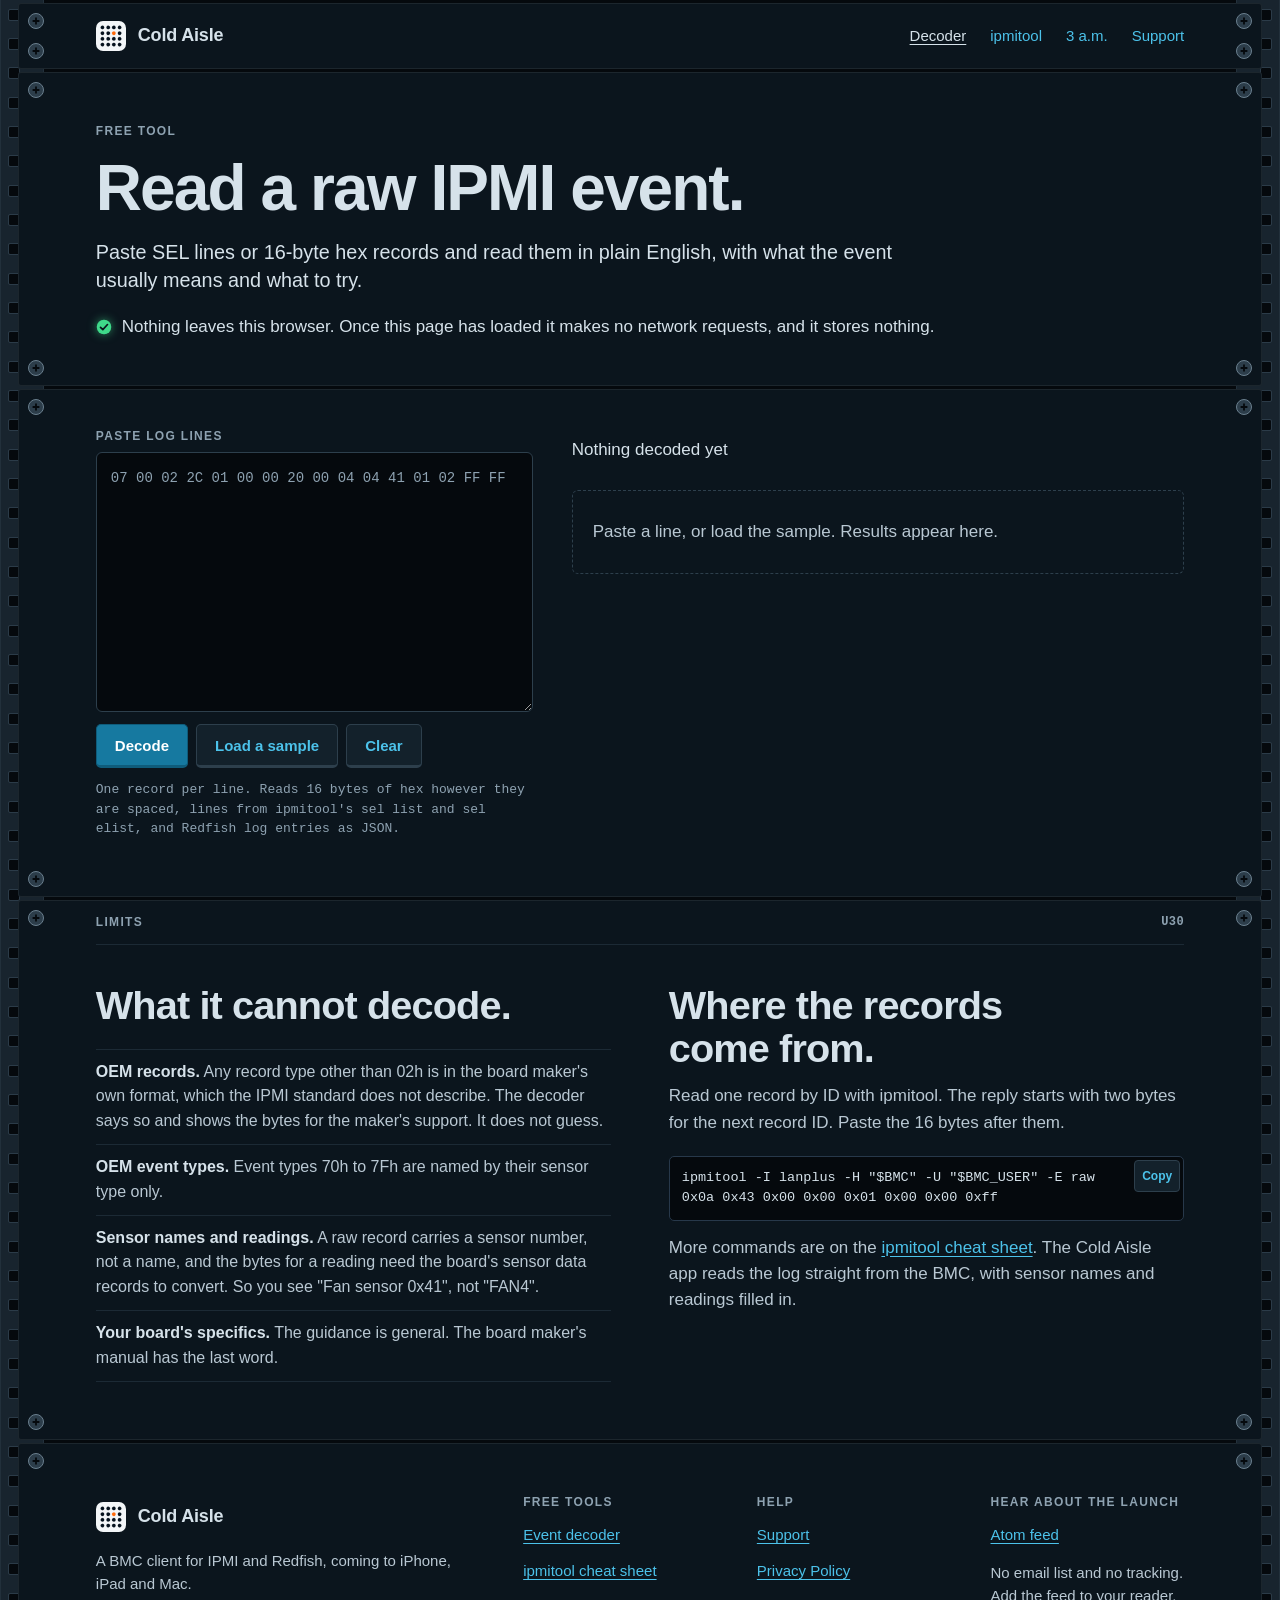
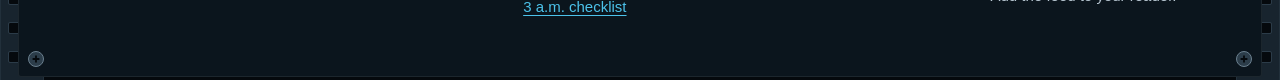
<file: decode/index.html>
<!doctype html>
<html lang="en">
<head>
<meta charset="utf-8">
<meta name="viewport" content="width=device-width, initial-scale=1">
<meta http-equiv="Content-Security-Policy" content="default-src 'none'; img-src 'self' data:; style-src 'self'; script-src 'self'; base-uri 'none'; form-action 'none'">
<title>IPMI event decoder | Cold Aisle</title>
<meta name="description" content="Paste raw IPMI SEL records or ipmitool lines and read them in plain English. Free, and it runs entirely in your browser: nothing leaves the page.">
<link rel="canonical" href="https://amgarcia2235.github.io/coldaisle-site/decode/">
<meta property="og:title" content="IPMI event decoder | Cold Aisle">
<meta property="og:description" content="Paste raw IPMI SEL records or ipmitool lines and read them in plain English. Free, and it runs entirely in your browser: nothing leaves the page.">
<meta property="og:type" content="website">
<meta property="og:url" content="https://amgarcia2235.github.io/coldaisle-site/decode/">
<meta property="og:image" content="https://amgarcia2235.github.io/coldaisle-site/img/og-decode.jpg">
<meta property="og:image:width" content="1200">
<meta property="og:image:height" content="630">
<meta property="og:image:alt" content="IPMI event decoder | Cold Aisle">
<meta name="twitter:card" content="summary_large_image">
<meta name="twitter:title" content="IPMI event decoder | Cold Aisle">
<meta name="twitter:description" content="Paste raw IPMI SEL records or ipmitool lines and read them in plain English. Free, and it runs entirely in your browser: nothing leaves the page.">
<meta name="twitter:image" content="https://amgarcia2235.github.io/coldaisle-site/img/og-decode.jpg">
<meta name="theme-color" content="#0b151d">
<link rel="icon" type="image/png" sizes="32x32" href="../favicon-32.png">
<link rel="apple-touch-icon" sizes="180x180" href="../apple-touch-icon.png">
<link rel="alternate" type="application/atom+xml" title="Cold Aisle news" href="../feed.xml">
<link rel="stylesheet" href="../style.css">
</head>
<body>
<a class="skip" href="#main">Skip to content</a>
<svg class="sprite" aria-hidden="true" focusable="false">
<defs><pattern id="hatch" width="5" height="5" patternUnits="userSpaceOnUse" patternTransform="rotate(45)"><rect width="5" height="5" fill="#ff7a2e" fill-opacity=".16"/><path d="M0 0V5" stroke="#ff7a2e" stroke-width="1.6"/></pattern></defs>
<symbol id="l-ok" viewBox="0 0 22 22"><circle cx="11" cy="11" r="10" fill="currentColor"/><path d="M6.2 11.4l3.2 3.2 6.4-7" fill="none" stroke="#0b151d" stroke-width="2.3" stroke-linecap="round" stroke-linejoin="round"/></symbol>
<symbol id="l-warn" viewBox="0 0 22 22"><path d="M11 1.8 21.2 19.6a.9.9 0 0 1-.8 1.4H1.6a.9.9 0 0 1-.8-1.4z" fill="currentColor"/><path d="M11 8v6" stroke="#0b151d" stroke-width="2.3" stroke-linecap="round"/><circle cx="11" cy="17.4" r="1.4" fill="#0b151d"/></symbol>
<symbol id="l-fault" viewBox="0 0 22 22"><path d="M7 1h8l6 6v8l-6 6H7l-6-6V7z" fill="currentColor"/><path d="M7.5 7.5l7 7m0-7l-7 7" stroke="#0b151d" stroke-width="2.3" stroke-linecap="round"/></symbol>
<symbol id="l-id" viewBox="0 0 22 22"><circle cx="11" cy="11" r="10" fill="currentColor"/><path d="M11 5a4.2 4.2 0 0 0-2.5 7.6c.5.4.7.9.7 1.4h3.6c0-.5.2-1 .7-1.4A4.2 4.2 0 0 0 11 5zM9.4 15.6h3.2V17H9.4z" fill="#0b151d"/></symbol>
<symbol id="l-none" viewBox="0 0 22 22"><circle cx="11" cy="11" r="9.6" fill="#1e2c37" stroke="currentColor" stroke-width="1.6"/><path d="M7 11h8" stroke="currentColor" stroke-width="2" stroke-linecap="round"/></symbol>
</svg>
<div class="rack">
<div class="rail" aria-hidden="true"></div>
<div class="bay">
<header class="unit">
<nav class="mast" aria-label="Main">
<a class="brand" href="../"><img src="../img/icon-96.png" width="30" height="30" alt="">Cold Aisle</a>
<ul><li><a href="../decode/" aria-current="page">Decoder</a></li><li><a href="../ipmitool/">ipmitool</a></li><li><a href="../3am/">3 a.m.</a></li><li><a href="../support.html">Support</a></li></ul>
</nav>
</header>
<main id="main">
<section class="unit">
<div class="head">
<p class="eng">Free tool</p>
<h1 class="page">Read a raw IPMI event.</h1>
<p class="lead">Paste SEL lines or 16-byte hex records and read them in plain English, with what the event usually means and what to try.</p>
<p class="promise"><svg class="lamp s l-ok glow" aria-hidden="true"><use href="#l-ok"/></svg><span>Nothing leaves this browser. Once this page has loaded it makes no network requests, and it stores nothing.</span></p>
</div>
</section>
<section class="unit" aria-label="Decoder">
<noscript><p class="body">The decoder runs in your browser and needs JavaScript. Nothing you paste would ever be sent anywhere.</p></noscript>
<div class="dec">
<div>
<label class="eng" for="in">Paste log lines</label>
<textarea id="in" spellcheck="false" autocomplete="off" autocapitalize="off" placeholder="07 00 02 2C 01 00 00 20 00 04 04 41 01 02 FF FF"></textarea>
<div class="acts">
<button class="btn go" id="go" type="button">Decode</button>
<button class="btn" id="sample" type="button">Load a sample</button>
<button class="btn" id="clear" type="button">Clear</button>
</div>
<p class="note">One record per line. Reads 16 bytes of hex however they are spaced, lines from ipmitool's sel list and sel elist, and Redfish log entries as JSON.</p>
</div>
<div aria-live="polite">
<p class="sum" id="sum"><span>Nothing decoded yet</span><button class="btn" id="copy-all" type="button" hidden>Copy as text</button></p>
<div id="out"></div>
</div>
</div>
</section>
<section class="unit" aria-labelledby="h-limits">
<div class="plate" aria-hidden="true"><span class="eng">Limits</span><span class="eng">U30</span></div>
<div class="sec tight c-6-6">
<div>
<h2 id="h-limits">What it cannot decode.</h2>
<ul class="ticks">
<li><b>OEM records.</b> Any record type other than 02h is in the board maker's own format, which the IPMI standard does not describe. The decoder says so and shows the bytes for the maker's support. It does not guess.</li>
<li><b>OEM event types.</b> Event types 70h to 7Fh are named by their sensor type only.</li>
<li><b>Sensor names and readings.</b> A raw record carries a sensor number, not a name, and the bytes for a reading need the board's sensor data records to convert. So you see "Fan sensor 0x41", not "FAN4".</li>
<li><b>Your board's specifics.</b> The guidance is general. The board maker's manual has the last word.</li>
</ul>
</div>
<div>
<h2>Where the records come from.</h2>
<p class="body">Read one record by ID with ipmitool. The reply starts with two bytes for the next record ID. Paste the 16 bytes after them.</p>
<div class="cmd setup"><pre>ipmitool -I lanplus -H "$BMC" -U "$BMC_USER" -E raw 0x0a 0x43 0x00 0x00 0x01 0x00 0x00 0xff</pre><button class="copy" type="button" hidden>Copy</button></div>
<p class="body">More commands are on the <a href="../ipmitool/">ipmitool cheat sheet</a>. The Cold Aisle app reads the log straight from the BMC, with sensor names and readings filled in.</p>
</div>
</div>
</section>
</main>
<footer class="unit">
<div class="foot">
<div><a class="brand" href="../"><img src="../img/icon-96.png" width="30" height="30" alt="">Cold Aisle</a>
<p>A BMC client for IPMI and Redfish, coming to iPhone, iPad and Mac.</p></div>
<div><h2 class="eng">Free tools</h2><ul>
<li><a href="../decode/">Event decoder</a></li>
<li><a href="../ipmitool/">ipmitool cheat sheet</a></li>
<li><a href="../3am/">3 a.m. checklist</a></li>
</ul></div>
<div><h2 class="eng">Help</h2><ul>
<li><a href="../support.html">Support</a></li>
<li><a href="../privacy.html">Privacy Policy</a></li>
</ul></div>
<div><h2 class="eng">Hear about the launch</h2><ul>
<li><a href="../feed.xml">Atom feed</a></li>
</ul><p>No email list and no tracking. Add the feed to your reader.</p></div>
</div>
</footer>
</div>
<div class="rail r" aria-hidden="true"></div>
</div>
<script src="../decode/decoder.js"></script>
<script src="../decode/app.js"></script>
<script src="../js/copy.js"></script>
</body>
</html>
</file>
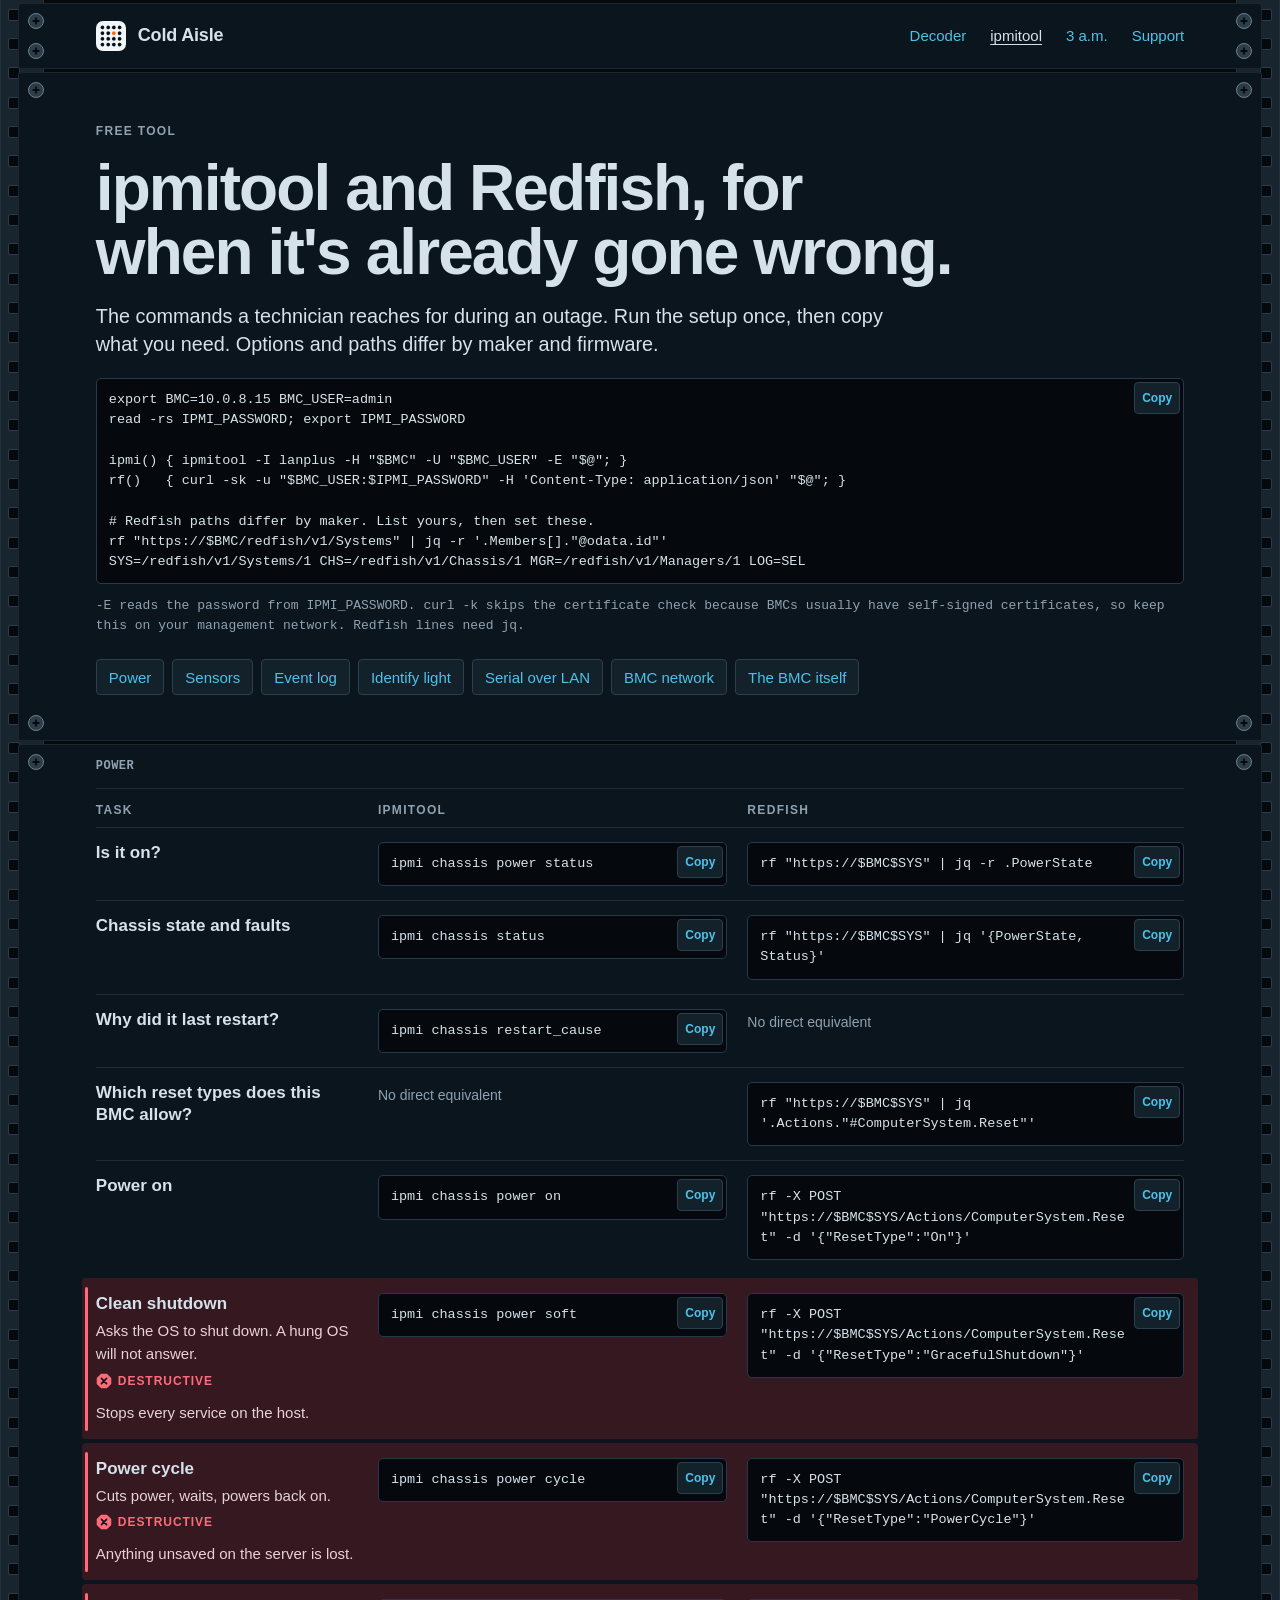
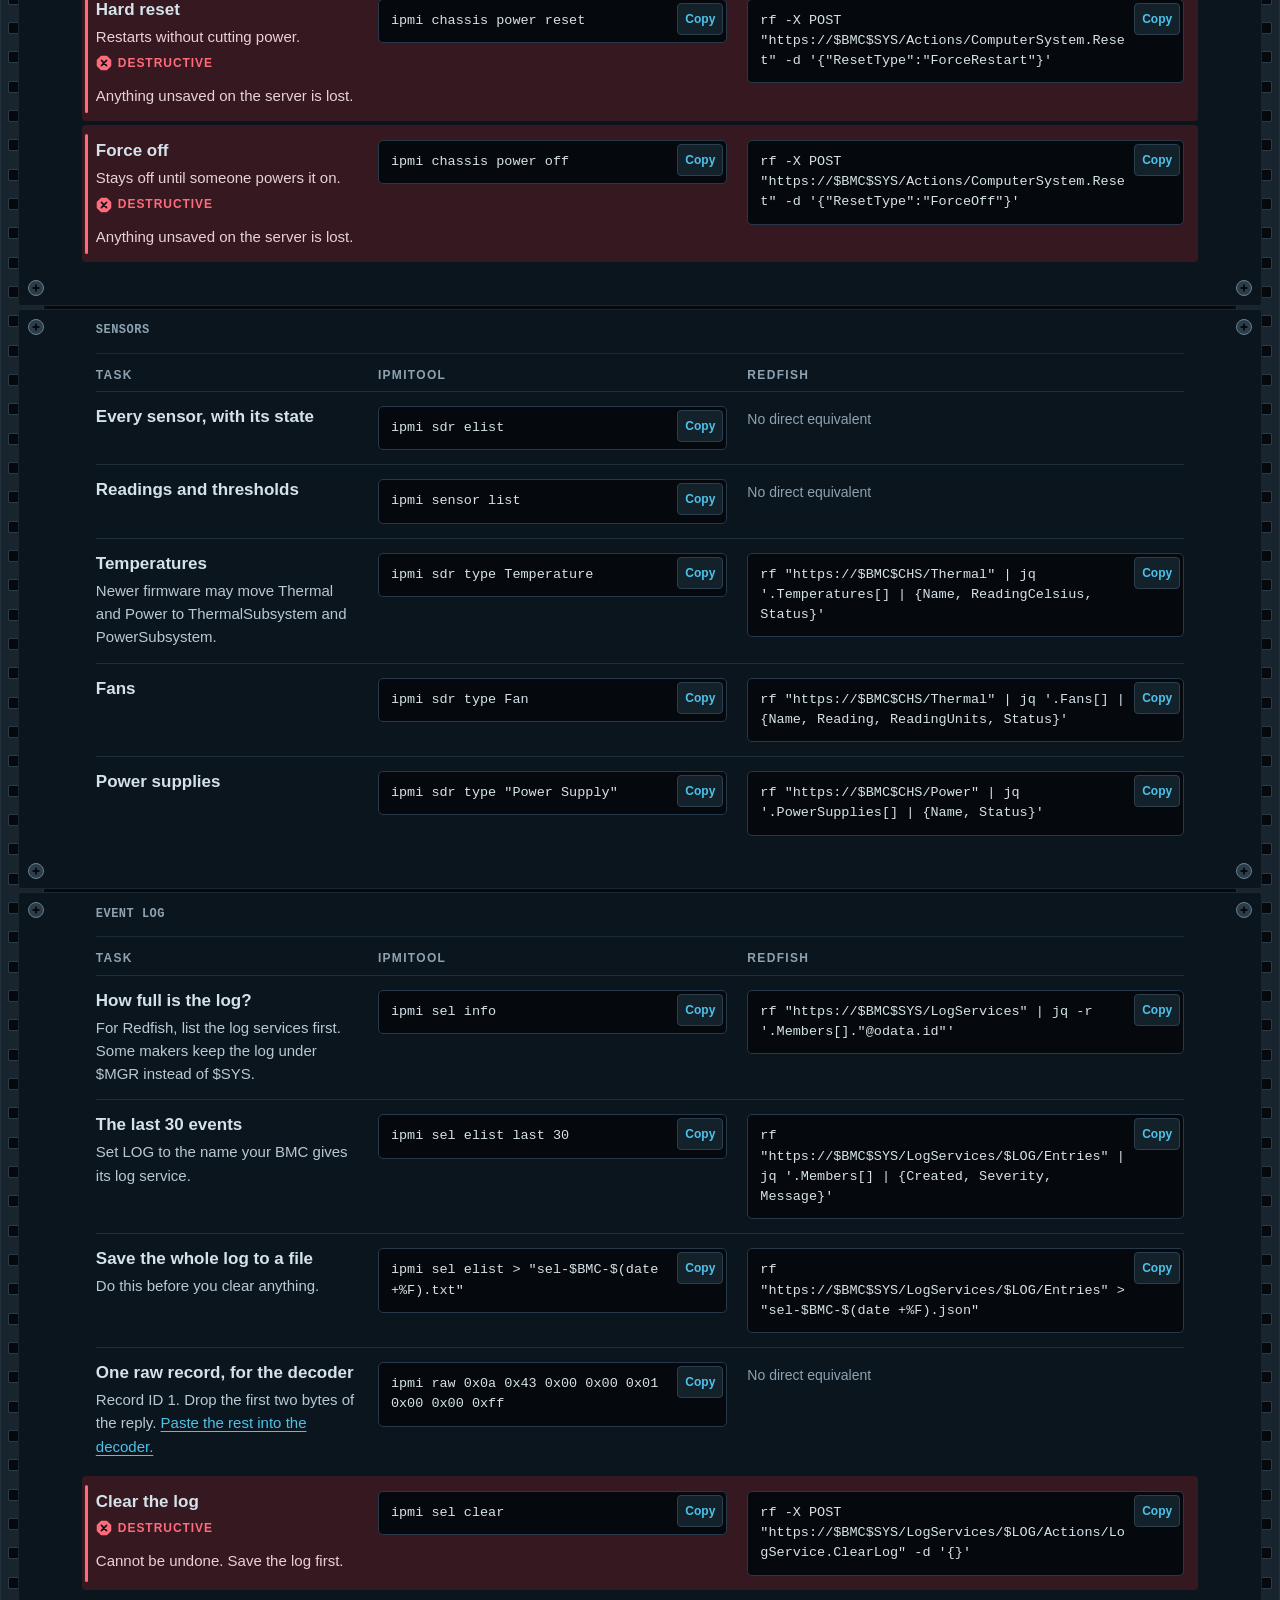
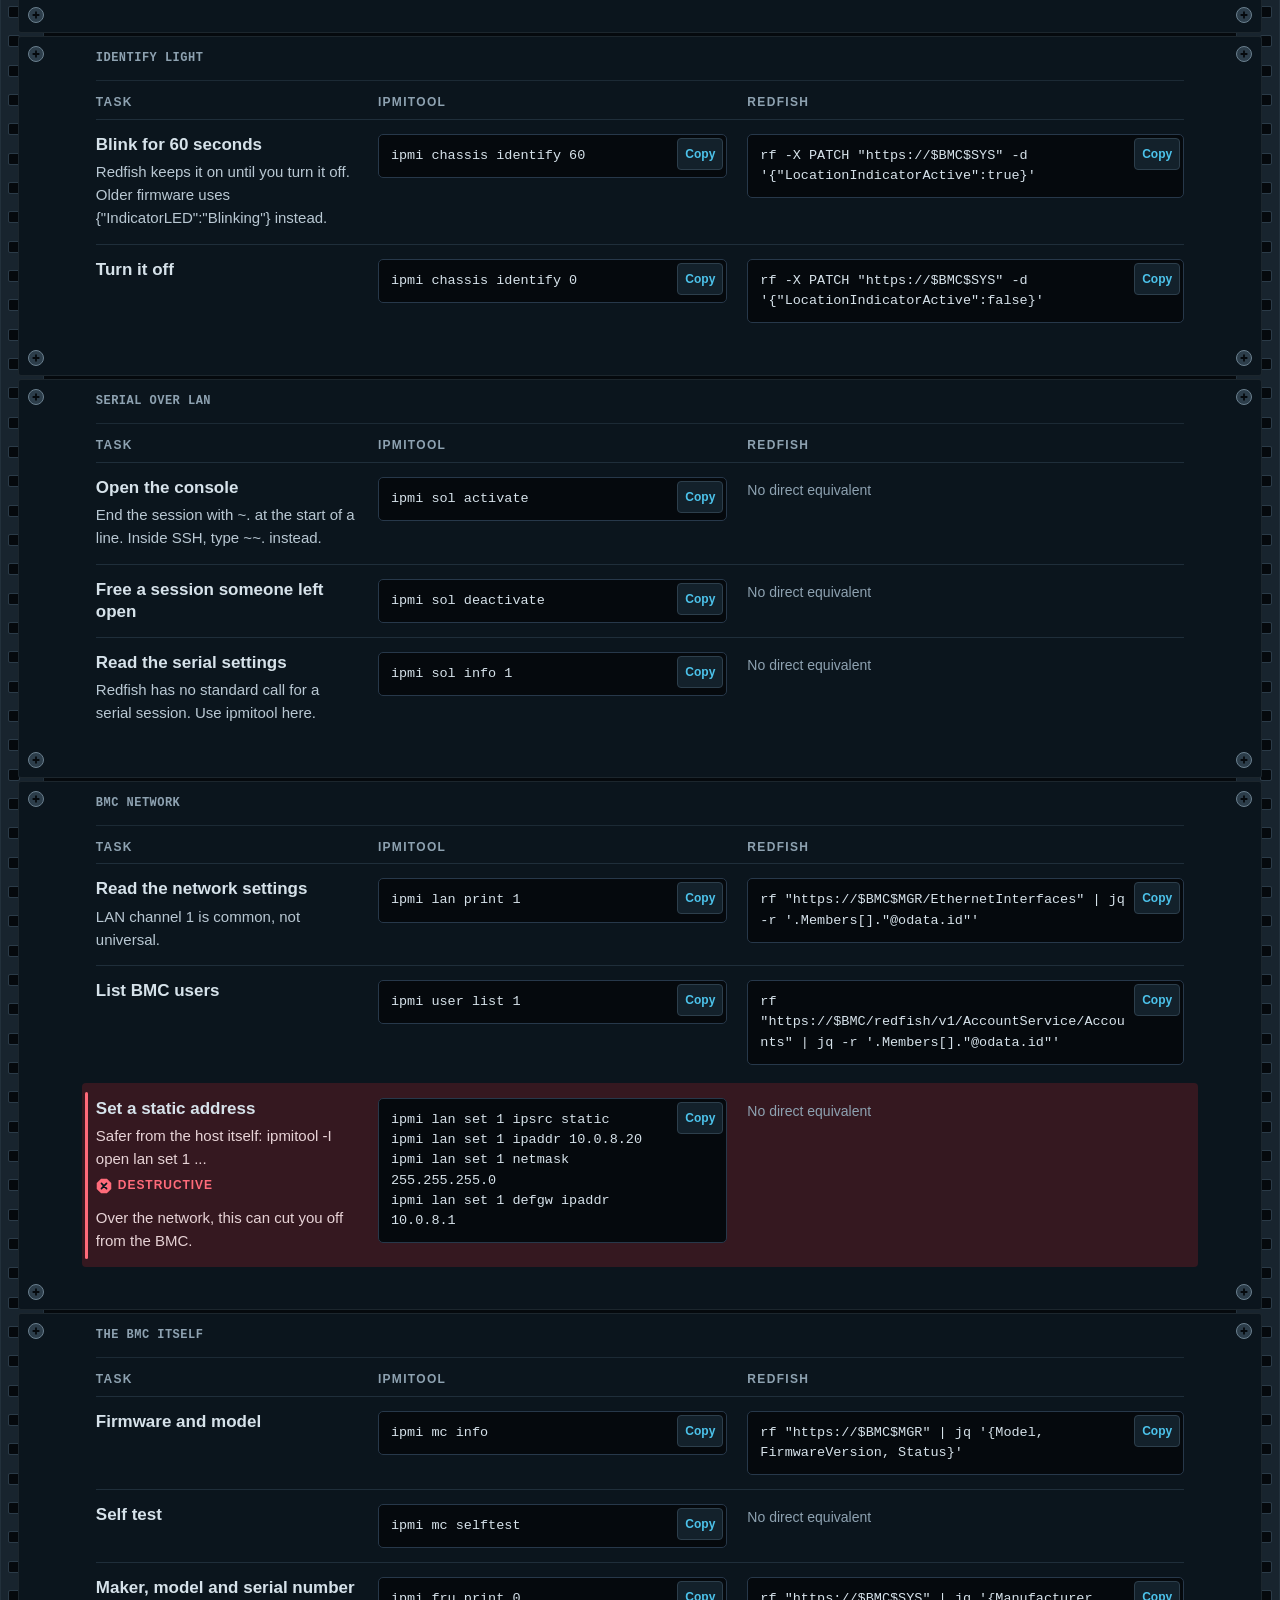
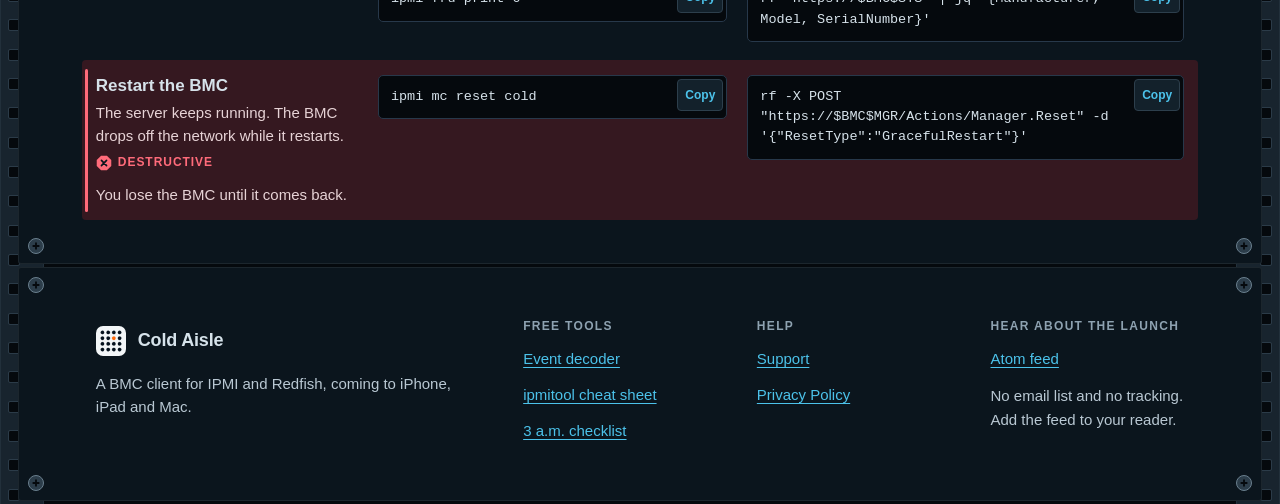
<file: ipmitool/index.html>
<!doctype html>
<html lang="en">
<head>
<meta charset="utf-8">
<meta name="viewport" content="width=device-width, initial-scale=1">
<meta http-equiv="Content-Security-Policy" content="default-src 'none'; img-src 'self' data:; style-src 'self'; script-src 'self'; base-uri 'none'; form-action 'none'">
<title>ipmitool and Redfish cheat sheet | Cold Aisle</title>
<meta name="description" content="The ipmitool commands and matching Redfish curl calls for an outage: power, sensors, the event log, identify, serial over LAN, BMC network and BMC reset.">
<link rel="canonical" href="https://amgarcia2235.github.io/coldaisle-site/ipmitool/">
<meta property="og:title" content="ipmitool and Redfish cheat sheet | Cold Aisle">
<meta property="og:description" content="The ipmitool commands and matching Redfish curl calls for an outage: power, sensors, the event log, identify, serial over LAN, BMC network and BMC reset.">
<meta property="og:type" content="website">
<meta property="og:url" content="https://amgarcia2235.github.io/coldaisle-site/ipmitool/">
<meta property="og:image" content="https://amgarcia2235.github.io/coldaisle-site/img/og-ipmitool.jpg">
<meta property="og:image:width" content="1200">
<meta property="og:image:height" content="630">
<meta property="og:image:alt" content="ipmitool and Redfish cheat sheet | Cold Aisle">
<meta name="twitter:card" content="summary_large_image">
<meta name="twitter:title" content="ipmitool and Redfish cheat sheet | Cold Aisle">
<meta name="twitter:description" content="The ipmitool commands and matching Redfish curl calls for an outage: power, sensors, the event log, identify, serial over LAN, BMC network and BMC reset.">
<meta name="twitter:image" content="https://amgarcia2235.github.io/coldaisle-site/img/og-ipmitool.jpg">
<meta name="theme-color" content="#0b151d">
<link rel="icon" type="image/png" sizes="32x32" href="../favicon-32.png">
<link rel="apple-touch-icon" sizes="180x180" href="../apple-touch-icon.png">
<link rel="alternate" type="application/atom+xml" title="Cold Aisle news" href="../feed.xml">
<link rel="stylesheet" href="../style.css">
</head>
<body>
<a class="skip" href="#main">Skip to content</a>
<svg class="sprite" aria-hidden="true" focusable="false">
<defs><pattern id="hatch" width="5" height="5" patternUnits="userSpaceOnUse" patternTransform="rotate(45)"><rect width="5" height="5" fill="#ff7a2e" fill-opacity=".16"/><path d="M0 0V5" stroke="#ff7a2e" stroke-width="1.6"/></pattern></defs>
<symbol id="l-ok" viewBox="0 0 22 22"><circle cx="11" cy="11" r="10" fill="currentColor"/><path d="M6.2 11.4l3.2 3.2 6.4-7" fill="none" stroke="#0b151d" stroke-width="2.3" stroke-linecap="round" stroke-linejoin="round"/></symbol>
<symbol id="l-warn" viewBox="0 0 22 22"><path d="M11 1.8 21.2 19.6a.9.9 0 0 1-.8 1.4H1.6a.9.9 0 0 1-.8-1.4z" fill="currentColor"/><path d="M11 8v6" stroke="#0b151d" stroke-width="2.3" stroke-linecap="round"/><circle cx="11" cy="17.4" r="1.4" fill="#0b151d"/></symbol>
<symbol id="l-fault" viewBox="0 0 22 22"><path d="M7 1h8l6 6v8l-6 6H7l-6-6V7z" fill="currentColor"/><path d="M7.5 7.5l7 7m0-7l-7 7" stroke="#0b151d" stroke-width="2.3" stroke-linecap="round"/></symbol>
<symbol id="l-id" viewBox="0 0 22 22"><circle cx="11" cy="11" r="10" fill="currentColor"/><path d="M11 5a4.2 4.2 0 0 0-2.5 7.6c.5.4.7.9.7 1.4h3.6c0-.5.2-1 .7-1.4A4.2 4.2 0 0 0 11 5zM9.4 15.6h3.2V17H9.4z" fill="#0b151d"/></symbol>
<symbol id="l-none" viewBox="0 0 22 22"><circle cx="11" cy="11" r="9.6" fill="#1e2c37" stroke="currentColor" stroke-width="1.6"/><path d="M7 11h8" stroke="currentColor" stroke-width="2" stroke-linecap="round"/></symbol>
</svg>
<div class="rack">
<div class="rail" aria-hidden="true"></div>
<div class="bay">
<header class="unit">
<nav class="mast" aria-label="Main">
<a class="brand" href="../"><img src="../img/icon-96.png" width="30" height="30" alt="">Cold Aisle</a>
<ul><li><a href="../decode/">Decoder</a></li><li><a href="../ipmitool/" aria-current="page">ipmitool</a></li><li><a href="../3am/">3 a.m.</a></li><li><a href="../support.html">Support</a></li></ul>
</nav>
</header>
<main id="main">
<section class="unit">
<div class="head">
<p class="eng">Free tool</p>
<h1 class="page">ipmitool and Redfish, for when it's already gone wrong.</h1>
<p class="lead">The commands a technician reaches for during an outage. Run the setup once, then copy what you need. Options and paths differ by maker and firmware.</p>
<div class="cmd setup"><pre>export BMC=10.0.8.15 BMC_USER=admin
read -rs IPMI_PASSWORD; export IPMI_PASSWORD

ipmi() { ipmitool -I lanplus -H "$BMC" -U "$BMC_USER" -E "$@"; }
rf()   { curl -sk -u "$BMC_USER:$IPMI_PASSWORD" -H 'Content-Type: application/json' "$@"; }

# Redfish paths differ by maker. List yours, then set these.
rf "https://$BMC/redfish/v1/Systems" | jq -r '.Members[]."@odata.id"'
SYS=/redfish/v1/Systems/1 CHS=/redfish/v1/Chassis/1 MGR=/redfish/v1/Managers/1 LOG=SEL</pre><button class="copy" type="button" hidden aria-label="Copy the setup">Copy</button></div>
<p class="note">-E reads the password from IPMI_PASSWORD. curl -k skips the certificate check because BMCs usually have self-signed certificates, so keep this on your management network. Redfish lines need jq.</p>
<ul class="toc"><li><a href="#power">Power</a></li><li><a href="#sensors">Sensors</a></li><li><a href="#sel">Event log</a></li><li><a href="#identify">Identify light</a></li><li><a href="#sol">Serial over LAN</a></li><li><a href="#lan">BMC network</a></li><li><a href="#bmc">The BMC itself</a></li></ul>
</div>
</section>
<section class="unit" id="power" aria-labelledby="h-power">
<div class="plate"><h2 class="eng" id="h-power">Power</h2></div>
<div class="rows"><div class="rows-h" aria-hidden="true"><span class="eng">Task</span><span class="eng">ipmitool</span><span class="eng">Redfish</span></div>
<div class="row"><div><h3>Is it on?</h3></div><div><span class="eng tag">ipmitool</span><div class="cmd"><pre>ipmi chassis power status</pre><button class="copy" type="button" hidden aria-label="Copy this command">Copy</button></div></div><div><span class="eng tag">Redfish</span><div class="cmd"><pre>rf "https://$BMC$SYS" | jq -r .PowerState</pre><button class="copy" type="button" hidden aria-label="Copy this command">Copy</button></div></div></div>
<div class="row"><div><h3>Chassis state and faults</h3></div><div><span class="eng tag">ipmitool</span><div class="cmd"><pre>ipmi chassis status</pre><button class="copy" type="button" hidden aria-label="Copy this command">Copy</button></div></div><div><span class="eng tag">Redfish</span><div class="cmd"><pre>rf "https://$BMC$SYS" | jq '{PowerState, Status}'</pre><button class="copy" type="button" hidden aria-label="Copy this command">Copy</button></div></div></div>
<div class="row"><div><h3>Why did it last restart?</h3></div><div><span class="eng tag">ipmitool</span><div class="cmd"><pre>ipmi chassis restart_cause</pre><button class="copy" type="button" hidden aria-label="Copy this command">Copy</button></div></div><div><span class="eng tag">Redfish</span><span class="none">No direct equivalent</span></div></div>
<div class="row"><div><h3>Which reset types does this BMC allow?</h3></div><div><span class="eng tag">ipmitool</span><span class="none">No direct equivalent</span></div><div><span class="eng tag">Redfish</span><div class="cmd"><pre>rf "https://$BMC$SYS" | jq '.Actions."#ComputerSystem.Reset"'</pre><button class="copy" type="button" hidden aria-label="Copy this command">Copy</button></div></div></div>
<div class="row"><div><h3>Power on</h3></div><div><span class="eng tag">ipmitool</span><div class="cmd"><pre>ipmi chassis power on</pre><button class="copy" type="button" hidden aria-label="Copy this command">Copy</button></div></div><div><span class="eng tag">Redfish</span><div class="cmd"><pre>rf -X POST "https://$BMC$SYS/Actions/ComputerSystem.Reset" -d '{"ResetType":"On"}'</pre><button class="copy" type="button" hidden aria-label="Copy this command">Copy</button></div></div></div>
<div class="row danger"><div><h3>Clean shutdown</h3><p>Asks the OS to shut down. A hung OS will not answer.</p><span class="flag"><svg class="lamp s l-fault" aria-hidden="true"><use href="#l-fault"/></svg>Destructive</span><p>Stops every service on the host.</p></div><div><span class="eng tag">ipmitool</span><div class="cmd"><pre>ipmi chassis power soft</pre><button class="copy" type="button" hidden aria-label="Copy this command">Copy</button></div></div><div><span class="eng tag">Redfish</span><div class="cmd"><pre>rf -X POST "https://$BMC$SYS/Actions/ComputerSystem.Reset" -d '{"ResetType":"GracefulShutdown"}'</pre><button class="copy" type="button" hidden aria-label="Copy this command">Copy</button></div></div></div>
<div class="row danger"><div><h3>Power cycle</h3><p>Cuts power, waits, powers back on.</p><span class="flag"><svg class="lamp s l-fault" aria-hidden="true"><use href="#l-fault"/></svg>Destructive</span><p>Anything unsaved on the server is lost.</p></div><div><span class="eng tag">ipmitool</span><div class="cmd"><pre>ipmi chassis power cycle</pre><button class="copy" type="button" hidden aria-label="Copy this command">Copy</button></div></div><div><span class="eng tag">Redfish</span><div class="cmd"><pre>rf -X POST "https://$BMC$SYS/Actions/ComputerSystem.Reset" -d '{"ResetType":"PowerCycle"}'</pre><button class="copy" type="button" hidden aria-label="Copy this command">Copy</button></div></div></div>
<div class="row danger"><div><h3>Hard reset</h3><p>Restarts without cutting power.</p><span class="flag"><svg class="lamp s l-fault" aria-hidden="true"><use href="#l-fault"/></svg>Destructive</span><p>Anything unsaved on the server is lost.</p></div><div><span class="eng tag">ipmitool</span><div class="cmd"><pre>ipmi chassis power reset</pre><button class="copy" type="button" hidden aria-label="Copy this command">Copy</button></div></div><div><span class="eng tag">Redfish</span><div class="cmd"><pre>rf -X POST "https://$BMC$SYS/Actions/ComputerSystem.Reset" -d '{"ResetType":"ForceRestart"}'</pre><button class="copy" type="button" hidden aria-label="Copy this command">Copy</button></div></div></div>
<div class="row danger"><div><h3>Force off</h3><p>Stays off until someone powers it on.</p><span class="flag"><svg class="lamp s l-fault" aria-hidden="true"><use href="#l-fault"/></svg>Destructive</span><p>Anything unsaved on the server is lost.</p></div><div><span class="eng tag">ipmitool</span><div class="cmd"><pre>ipmi chassis power off</pre><button class="copy" type="button" hidden aria-label="Copy this command">Copy</button></div></div><div><span class="eng tag">Redfish</span><div class="cmd"><pre>rf -X POST "https://$BMC$SYS/Actions/ComputerSystem.Reset" -d '{"ResetType":"ForceOff"}'</pre><button class="copy" type="button" hidden aria-label="Copy this command">Copy</button></div></div></div>
</div>
</section>
<section class="unit" id="sensors" aria-labelledby="h-sensors">
<div class="plate"><h2 class="eng" id="h-sensors">Sensors</h2></div>
<div class="rows"><div class="rows-h" aria-hidden="true"><span class="eng">Task</span><span class="eng">ipmitool</span><span class="eng">Redfish</span></div>
<div class="row"><div><h3>Every sensor, with its state</h3></div><div><span class="eng tag">ipmitool</span><div class="cmd"><pre>ipmi sdr elist</pre><button class="copy" type="button" hidden aria-label="Copy this command">Copy</button></div></div><div><span class="eng tag">Redfish</span><span class="none">No direct equivalent</span></div></div>
<div class="row"><div><h3>Readings and thresholds</h3></div><div><span class="eng tag">ipmitool</span><div class="cmd"><pre>ipmi sensor list</pre><button class="copy" type="button" hidden aria-label="Copy this command">Copy</button></div></div><div><span class="eng tag">Redfish</span><span class="none">No direct equivalent</span></div></div>
<div class="row"><div><h3>Temperatures</h3><p>Newer firmware may move Thermal and Power to ThermalSubsystem and PowerSubsystem.</p></div><div><span class="eng tag">ipmitool</span><div class="cmd"><pre>ipmi sdr type Temperature</pre><button class="copy" type="button" hidden aria-label="Copy this command">Copy</button></div></div><div><span class="eng tag">Redfish</span><div class="cmd"><pre>rf "https://$BMC$CHS/Thermal" | jq '.Temperatures[] | {Name, ReadingCelsius, Status}'</pre><button class="copy" type="button" hidden aria-label="Copy this command">Copy</button></div></div></div>
<div class="row"><div><h3>Fans</h3></div><div><span class="eng tag">ipmitool</span><div class="cmd"><pre>ipmi sdr type Fan</pre><button class="copy" type="button" hidden aria-label="Copy this command">Copy</button></div></div><div><span class="eng tag">Redfish</span><div class="cmd"><pre>rf "https://$BMC$CHS/Thermal" | jq '.Fans[] | {Name, Reading, ReadingUnits, Status}'</pre><button class="copy" type="button" hidden aria-label="Copy this command">Copy</button></div></div></div>
<div class="row"><div><h3>Power supplies</h3></div><div><span class="eng tag">ipmitool</span><div class="cmd"><pre>ipmi sdr type "Power Supply"</pre><button class="copy" type="button" hidden aria-label="Copy this command">Copy</button></div></div><div><span class="eng tag">Redfish</span><div class="cmd"><pre>rf "https://$BMC$CHS/Power" | jq '.PowerSupplies[] | {Name, Status}'</pre><button class="copy" type="button" hidden aria-label="Copy this command">Copy</button></div></div></div>
</div>
</section>
<section class="unit" id="sel" aria-labelledby="h-sel">
<div class="plate"><h2 class="eng" id="h-sel">Event log</h2></div>
<div class="rows"><div class="rows-h" aria-hidden="true"><span class="eng">Task</span><span class="eng">ipmitool</span><span class="eng">Redfish</span></div>
<div class="row"><div><h3>How full is the log?</h3><p>For Redfish, list the log services first. Some makers keep the log under $MGR instead of $SYS.</p></div><div><span class="eng tag">ipmitool</span><div class="cmd"><pre>ipmi sel info</pre><button class="copy" type="button" hidden aria-label="Copy this command">Copy</button></div></div><div><span class="eng tag">Redfish</span><div class="cmd"><pre>rf "https://$BMC$SYS/LogServices" | jq -r '.Members[]."@odata.id"'</pre><button class="copy" type="button" hidden aria-label="Copy this command">Copy</button></div></div></div>
<div class="row"><div><h3>The last 30 events</h3><p>Set LOG to the name your BMC gives its log service.</p></div><div><span class="eng tag">ipmitool</span><div class="cmd"><pre>ipmi sel elist last 30</pre><button class="copy" type="button" hidden aria-label="Copy this command">Copy</button></div></div><div><span class="eng tag">Redfish</span><div class="cmd"><pre>rf "https://$BMC$SYS/LogServices/$LOG/Entries" | jq '.Members[] | {Created, Severity, Message}'</pre><button class="copy" type="button" hidden aria-label="Copy this command">Copy</button></div></div></div>
<div class="row"><div><h3>Save the whole log to a file</h3><p>Do this before you clear anything.</p></div><div><span class="eng tag">ipmitool</span><div class="cmd"><pre>ipmi sel elist &gt; "sel-$BMC-$(date +%F).txt"</pre><button class="copy" type="button" hidden aria-label="Copy this command">Copy</button></div></div><div><span class="eng tag">Redfish</span><div class="cmd"><pre>rf "https://$BMC$SYS/LogServices/$LOG/Entries" &gt; "sel-$BMC-$(date +%F).json"</pre><button class="copy" type="button" hidden aria-label="Copy this command">Copy</button></div></div></div>
<div class="row"><div><h3>One raw record, for the decoder</h3><p>Record ID 1. Drop the first two bytes of the reply. <a href="../decode/">Paste the rest into the decoder.</a></p></div><div><span class="eng tag">ipmitool</span><div class="cmd"><pre>ipmi raw 0x0a 0x43 0x00 0x00 0x01 0x00 0x00 0xff</pre><button class="copy" type="button" hidden aria-label="Copy this command">Copy</button></div></div><div><span class="eng tag">Redfish</span><span class="none">No direct equivalent</span></div></div>
<div class="row danger"><div><h3>Clear the log</h3><span class="flag"><svg class="lamp s l-fault" aria-hidden="true"><use href="#l-fault"/></svg>Destructive</span><p>Cannot be undone. Save the log first.</p></div><div><span class="eng tag">ipmitool</span><div class="cmd"><pre>ipmi sel clear</pre><button class="copy" type="button" hidden aria-label="Copy this command">Copy</button></div></div><div><span class="eng tag">Redfish</span><div class="cmd"><pre>rf -X POST "https://$BMC$SYS/LogServices/$LOG/Actions/LogService.ClearLog" -d '{}'</pre><button class="copy" type="button" hidden aria-label="Copy this command">Copy</button></div></div></div>
</div>
</section>
<section class="unit" id="identify" aria-labelledby="h-identify">
<div class="plate"><h2 class="eng" id="h-identify">Identify light</h2></div>
<div class="rows"><div class="rows-h" aria-hidden="true"><span class="eng">Task</span><span class="eng">ipmitool</span><span class="eng">Redfish</span></div>
<div class="row"><div><h3>Blink for 60 seconds</h3><p>Redfish keeps it on until you turn it off. Older firmware uses {"IndicatorLED":"Blinking"} instead.</p></div><div><span class="eng tag">ipmitool</span><div class="cmd"><pre>ipmi chassis identify 60</pre><button class="copy" type="button" hidden aria-label="Copy this command">Copy</button></div></div><div><span class="eng tag">Redfish</span><div class="cmd"><pre>rf -X PATCH "https://$BMC$SYS" -d '{"LocationIndicatorActive":true}'</pre><button class="copy" type="button" hidden aria-label="Copy this command">Copy</button></div></div></div>
<div class="row"><div><h3>Turn it off</h3></div><div><span class="eng tag">ipmitool</span><div class="cmd"><pre>ipmi chassis identify 0</pre><button class="copy" type="button" hidden aria-label="Copy this command">Copy</button></div></div><div><span class="eng tag">Redfish</span><div class="cmd"><pre>rf -X PATCH "https://$BMC$SYS" -d '{"LocationIndicatorActive":false}'</pre><button class="copy" type="button" hidden aria-label="Copy this command">Copy</button></div></div></div>
</div>
</section>
<section class="unit" id="sol" aria-labelledby="h-sol">
<div class="plate"><h2 class="eng" id="h-sol">Serial over LAN</h2></div>
<div class="rows"><div class="rows-h" aria-hidden="true"><span class="eng">Task</span><span class="eng">ipmitool</span><span class="eng">Redfish</span></div>
<div class="row"><div><h3>Open the console</h3><p>End the session with ~. at the start of a line. Inside SSH, type ~~. instead.</p></div><div><span class="eng tag">ipmitool</span><div class="cmd"><pre>ipmi sol activate</pre><button class="copy" type="button" hidden aria-label="Copy this command">Copy</button></div></div><div><span class="eng tag">Redfish</span><span class="none">No direct equivalent</span></div></div>
<div class="row"><div><h3>Free a session someone left open</h3></div><div><span class="eng tag">ipmitool</span><div class="cmd"><pre>ipmi sol deactivate</pre><button class="copy" type="button" hidden aria-label="Copy this command">Copy</button></div></div><div><span class="eng tag">Redfish</span><span class="none">No direct equivalent</span></div></div>
<div class="row"><div><h3>Read the serial settings</h3><p>Redfish has no standard call for a serial session. Use ipmitool here.</p></div><div><span class="eng tag">ipmitool</span><div class="cmd"><pre>ipmi sol info 1</pre><button class="copy" type="button" hidden aria-label="Copy this command">Copy</button></div></div><div><span class="eng tag">Redfish</span><span class="none">No direct equivalent</span></div></div>
</div>
</section>
<section class="unit" id="lan" aria-labelledby="h-lan">
<div class="plate"><h2 class="eng" id="h-lan">BMC network</h2></div>
<div class="rows"><div class="rows-h" aria-hidden="true"><span class="eng">Task</span><span class="eng">ipmitool</span><span class="eng">Redfish</span></div>
<div class="row"><div><h3>Read the network settings</h3><p>LAN channel 1 is common, not universal.</p></div><div><span class="eng tag">ipmitool</span><div class="cmd"><pre>ipmi lan print 1</pre><button class="copy" type="button" hidden aria-label="Copy this command">Copy</button></div></div><div><span class="eng tag">Redfish</span><div class="cmd"><pre>rf "https://$BMC$MGR/EthernetInterfaces" | jq -r '.Members[]."@odata.id"'</pre><button class="copy" type="button" hidden aria-label="Copy this command">Copy</button></div></div></div>
<div class="row"><div><h3>List BMC users</h3></div><div><span class="eng tag">ipmitool</span><div class="cmd"><pre>ipmi user list 1</pre><button class="copy" type="button" hidden aria-label="Copy this command">Copy</button></div></div><div><span class="eng tag">Redfish</span><div class="cmd"><pre>rf "https://$BMC/redfish/v1/AccountService/Accounts" | jq -r '.Members[]."@odata.id"'</pre><button class="copy" type="button" hidden aria-label="Copy this command">Copy</button></div></div></div>
<div class="row danger"><div><h3>Set a static address</h3><p>Safer from the host itself: ipmitool -I open lan set 1 ...</p><span class="flag"><svg class="lamp s l-fault" aria-hidden="true"><use href="#l-fault"/></svg>Destructive</span><p>Over the network, this can cut you off from the BMC.</p></div><div><span class="eng tag">ipmitool</span><div class="cmd"><pre>ipmi lan set 1 ipsrc static
ipmi lan set 1 ipaddr 10.0.8.20
ipmi lan set 1 netmask 255.255.255.0
ipmi lan set 1 defgw ipaddr 10.0.8.1</pre><button class="copy" type="button" hidden aria-label="Copy this command">Copy</button></div></div><div><span class="eng tag">Redfish</span><span class="none">No direct equivalent</span></div></div>
</div>
</section>
<section class="unit" id="bmc" aria-labelledby="h-bmc">
<div class="plate"><h2 class="eng" id="h-bmc">The BMC itself</h2></div>
<div class="rows"><div class="rows-h" aria-hidden="true"><span class="eng">Task</span><span class="eng">ipmitool</span><span class="eng">Redfish</span></div>
<div class="row"><div><h3>Firmware and model</h3></div><div><span class="eng tag">ipmitool</span><div class="cmd"><pre>ipmi mc info</pre><button class="copy" type="button" hidden aria-label="Copy this command">Copy</button></div></div><div><span class="eng tag">Redfish</span><div class="cmd"><pre>rf "https://$BMC$MGR" | jq '{Model, FirmwareVersion, Status}'</pre><button class="copy" type="button" hidden aria-label="Copy this command">Copy</button></div></div></div>
<div class="row"><div><h3>Self test</h3></div><div><span class="eng tag">ipmitool</span><div class="cmd"><pre>ipmi mc selftest</pre><button class="copy" type="button" hidden aria-label="Copy this command">Copy</button></div></div><div><span class="eng tag">Redfish</span><span class="none">No direct equivalent</span></div></div>
<div class="row"><div><h3>Maker, model and serial number</h3></div><div><span class="eng tag">ipmitool</span><div class="cmd"><pre>ipmi fru print 0</pre><button class="copy" type="button" hidden aria-label="Copy this command">Copy</button></div></div><div><span class="eng tag">Redfish</span><div class="cmd"><pre>rf "https://$BMC$SYS" | jq '{Manufacturer, Model, SerialNumber}'</pre><button class="copy" type="button" hidden aria-label="Copy this command">Copy</button></div></div></div>
<div class="row danger"><div><h3>Restart the BMC</h3><p>The server keeps running. The BMC drops off the network while it restarts.</p><span class="flag"><svg class="lamp s l-fault" aria-hidden="true"><use href="#l-fault"/></svg>Destructive</span><p>You lose the BMC until it comes back.</p></div><div><span class="eng tag">ipmitool</span><div class="cmd"><pre>ipmi mc reset cold</pre><button class="copy" type="button" hidden aria-label="Copy this command">Copy</button></div></div><div><span class="eng tag">Redfish</span><div class="cmd"><pre>rf -X POST "https://$BMC$MGR/Actions/Manager.Reset" -d '{"ResetType":"GracefulRestart"}'</pre><button class="copy" type="button" hidden aria-label="Copy this command">Copy</button></div></div></div>
</div>
</section>

</main>
<footer class="unit">
<div class="foot">
<div><a class="brand" href="../"><img src="../img/icon-96.png" width="30" height="30" alt="">Cold Aisle</a>
<p>A BMC client for IPMI and Redfish, coming to iPhone, iPad and Mac.</p></div>
<div><h2 class="eng">Free tools</h2><ul>
<li><a href="../decode/">Event decoder</a></li>
<li><a href="../ipmitool/">ipmitool cheat sheet</a></li>
<li><a href="../3am/">3 a.m. checklist</a></li>
</ul></div>
<div><h2 class="eng">Help</h2><ul>
<li><a href="../support.html">Support</a></li>
<li><a href="../privacy.html">Privacy Policy</a></li>
</ul></div>
<div><h2 class="eng">Hear about the launch</h2><ul>
<li><a href="../feed.xml">Atom feed</a></li>
</ul><p>No email list and no tracking. Add the feed to your reader.</p></div>
</div>
</footer>
</div>
<div class="rail r" aria-hidden="true"></div>
</div>
<script src="../js/copy.js"></script>
</body>
</html>
</file>
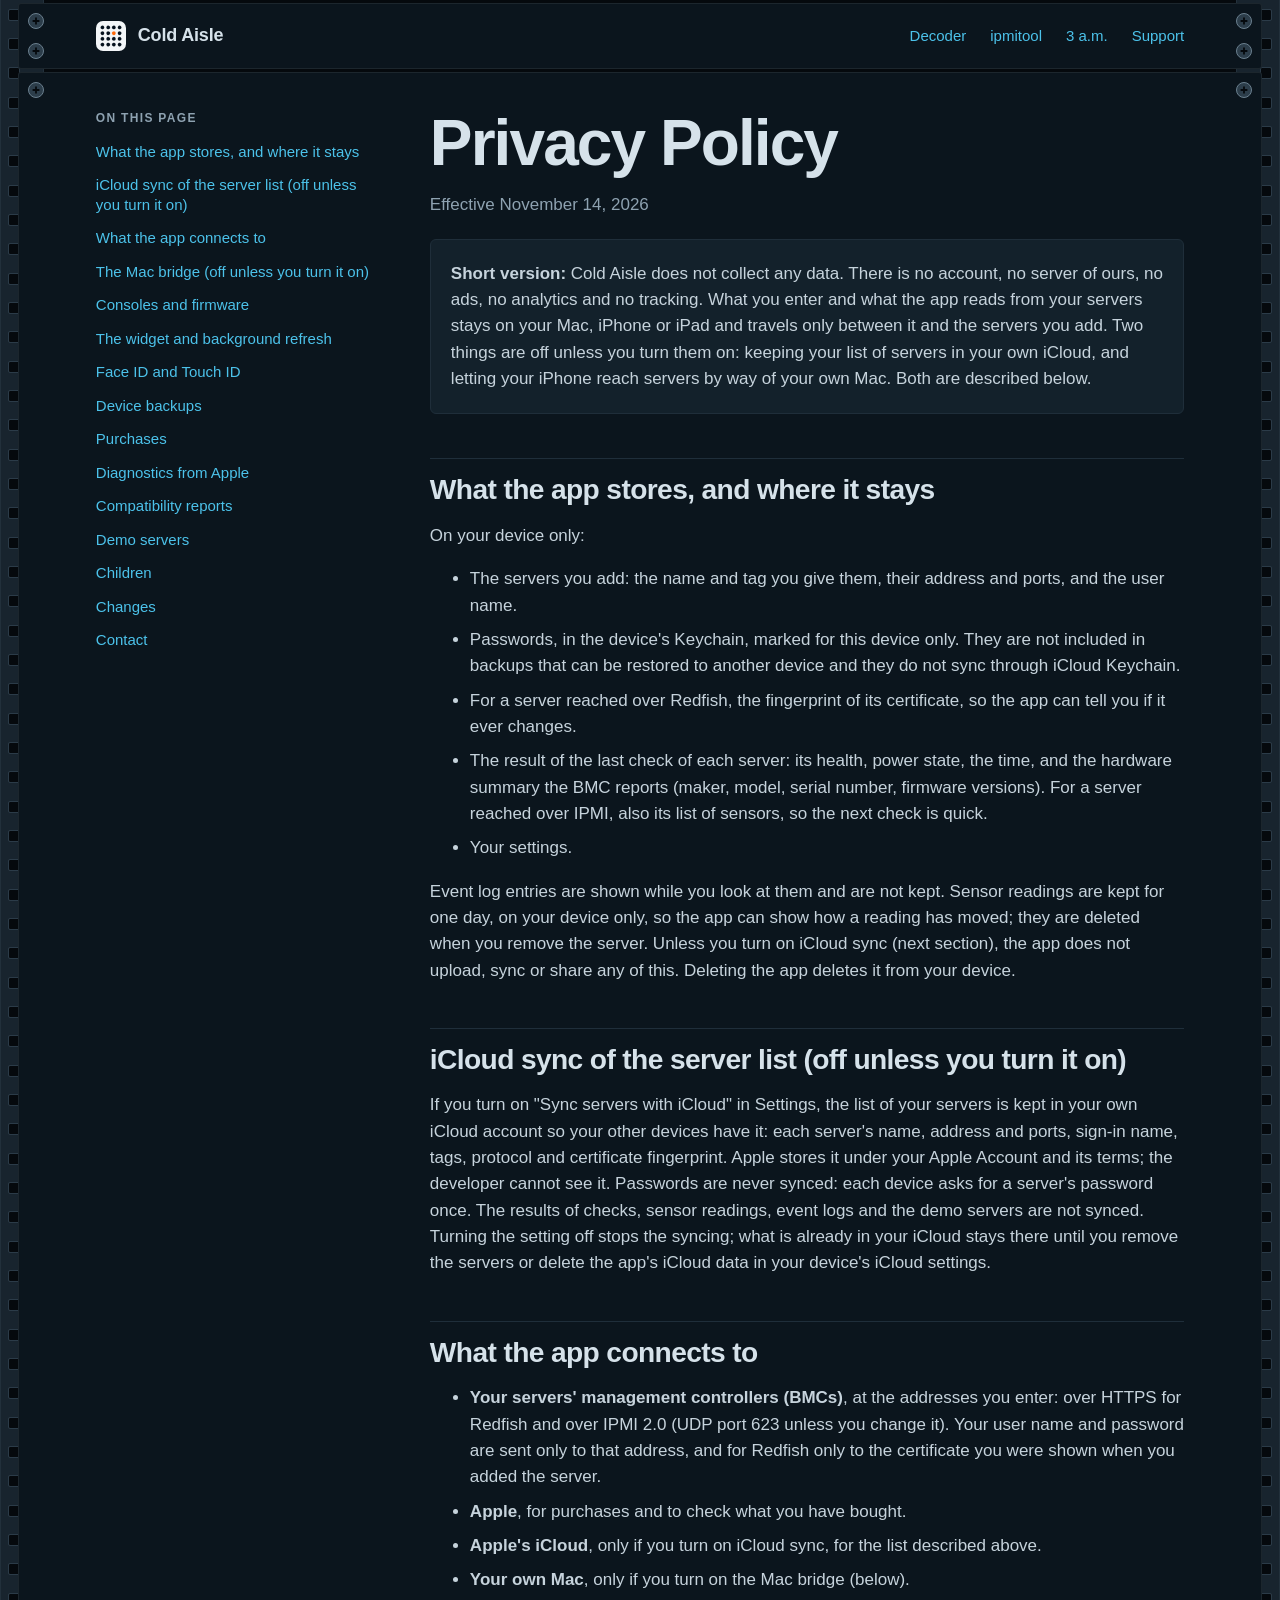
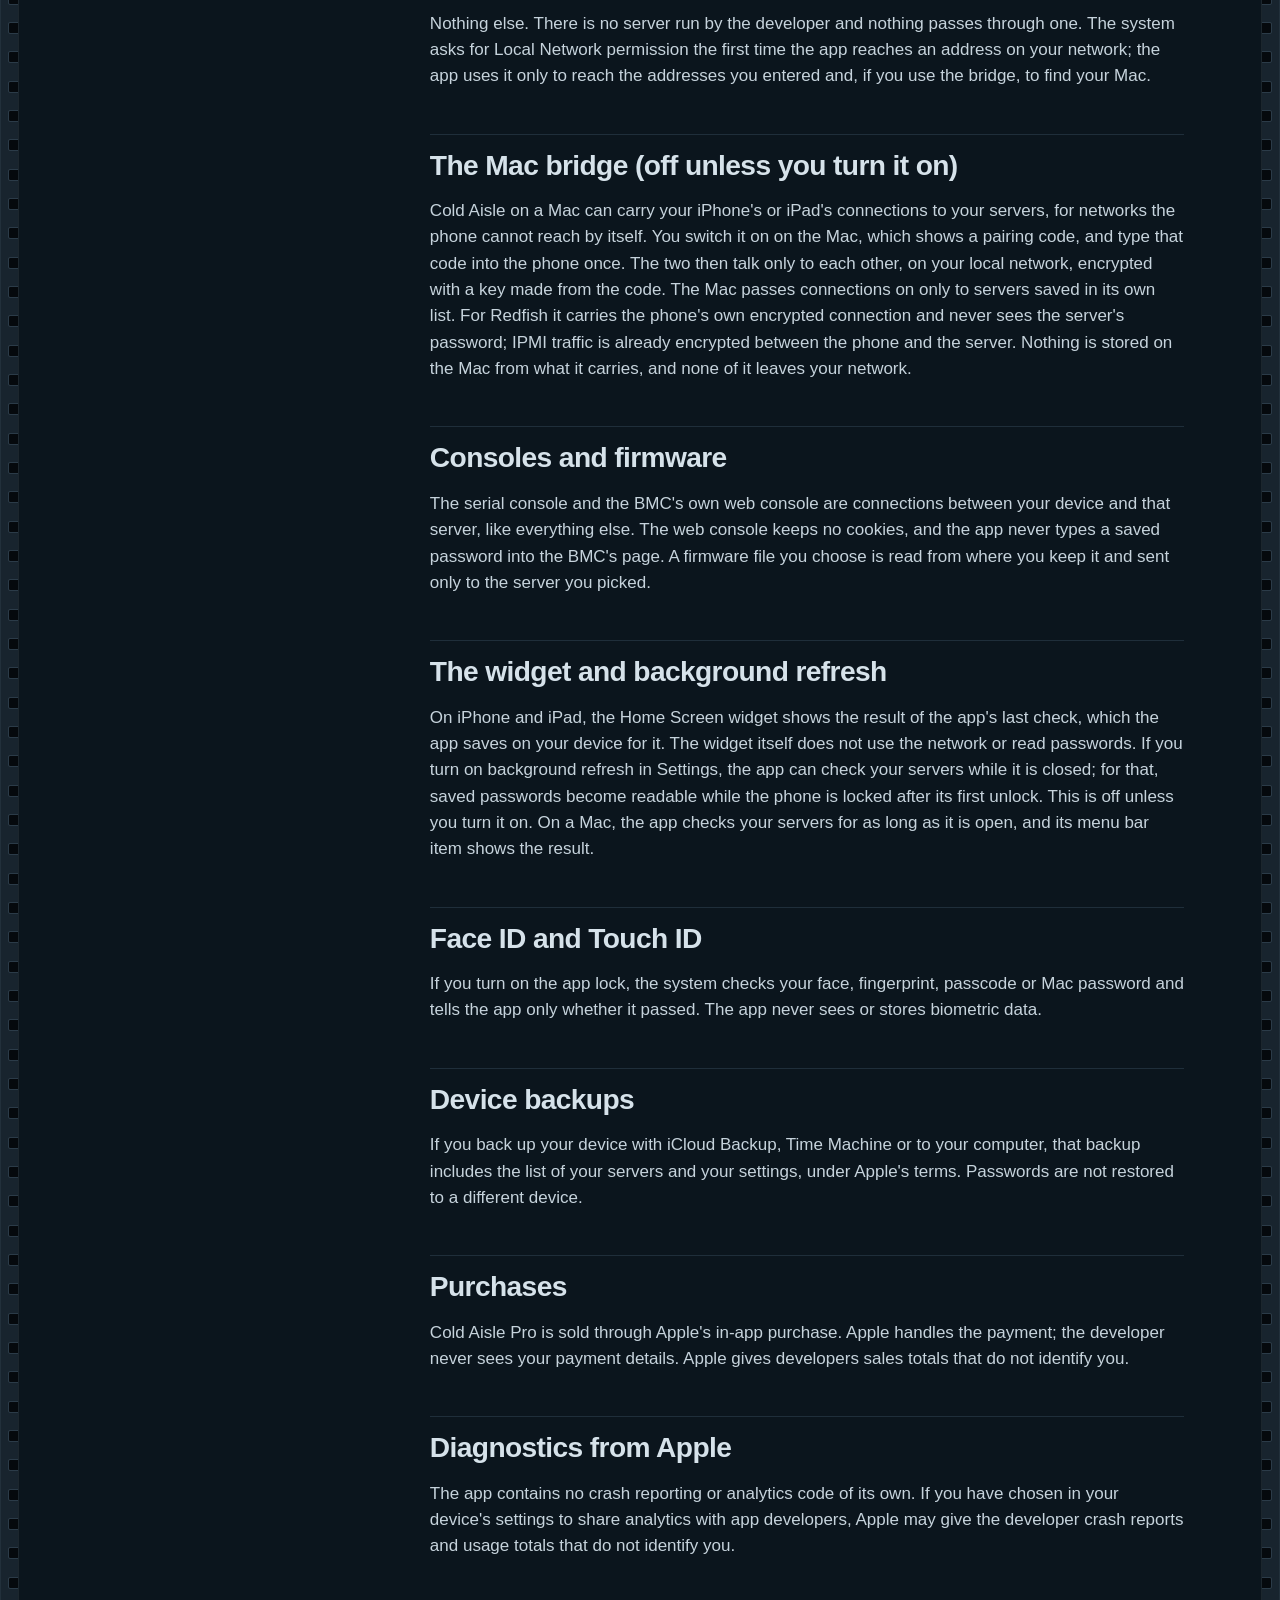
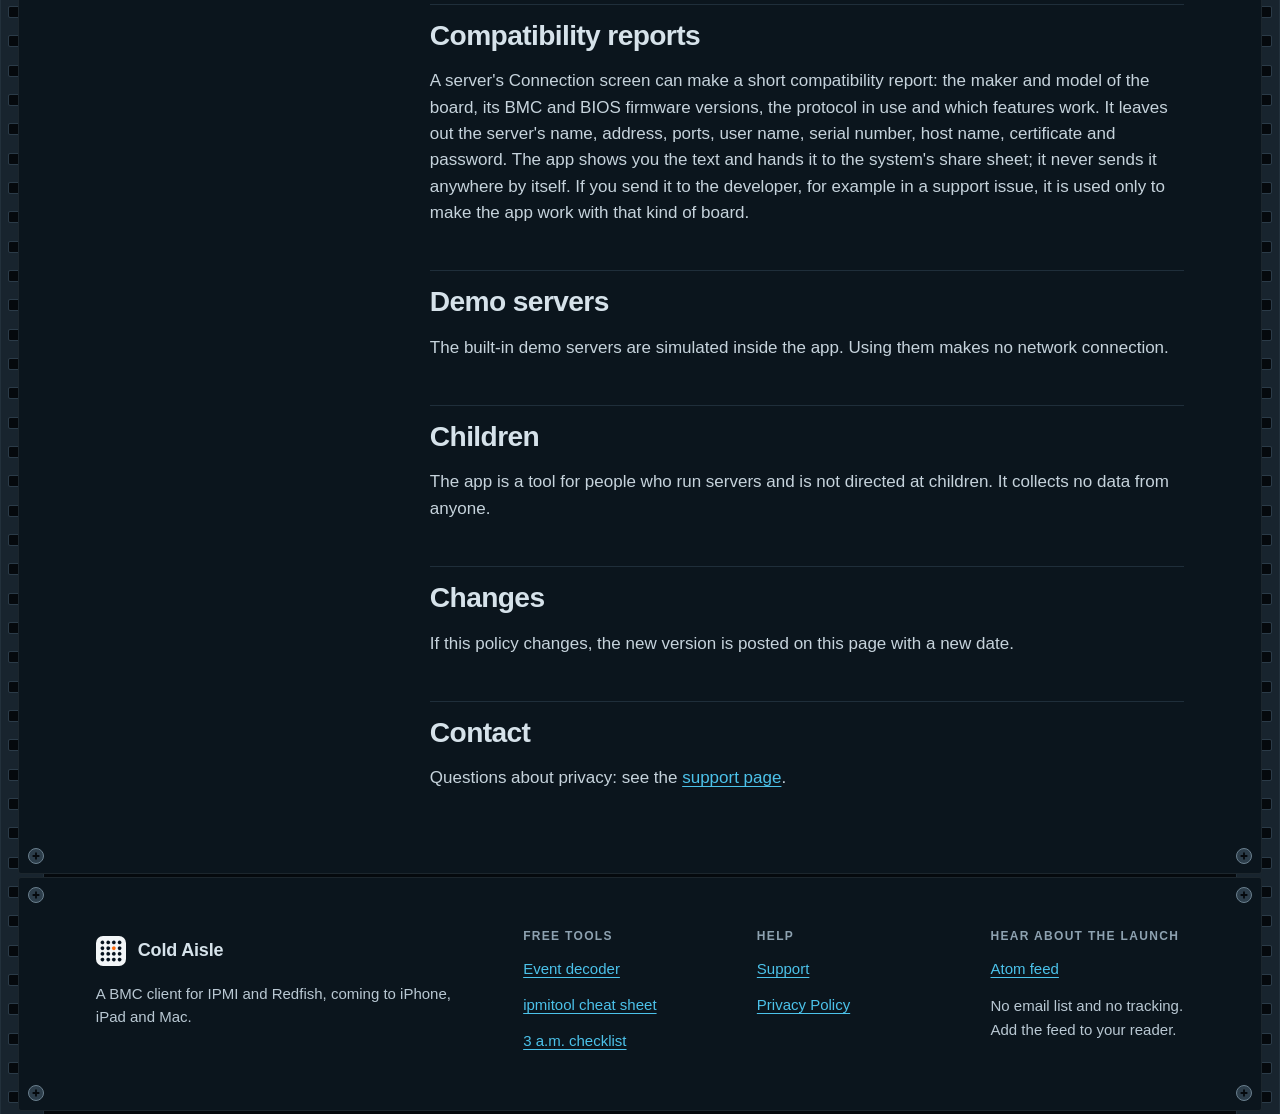
<file: privacy.html>
<!doctype html>
<html lang="en">
<head>
<meta charset="utf-8">
<meta name="viewport" content="width=device-width, initial-scale=1">
<meta http-equiv="Content-Security-Policy" content="default-src 'none'; img-src 'self' data:; style-src 'self'; script-src 'self'; base-uri 'none'; form-action 'none'">
<title>Cold Aisle Privacy Policy</title>
<meta name="description" content="Cold Aisle does not collect any data. There is no account, no server of ours, no ads, no analytics and no tracking.">
<link rel="canonical" href="https://amgarcia2235.github.io/coldaisle-site/privacy.html">
<meta property="og:title" content="Cold Aisle Privacy Policy">
<meta property="og:description" content="Cold Aisle does not collect any data. There is no account, no server of ours, no ads, no analytics and no tracking.">
<meta property="og:type" content="website">
<meta property="og:url" content="https://amgarcia2235.github.io/coldaisle-site/privacy.html">
<meta property="og:image" content="https://amgarcia2235.github.io/coldaisle-site/img/og.jpg">
<meta property="og:image:width" content="1200">
<meta property="og:image:height" content="630">
<meta property="og:image:alt" content="Cold Aisle Privacy Policy">
<meta name="twitter:card" content="summary_large_image">
<meta name="twitter:title" content="Cold Aisle Privacy Policy">
<meta name="twitter:description" content="Cold Aisle does not collect any data. There is no account, no server of ours, no ads, no analytics and no tracking.">
<meta name="twitter:image" content="https://amgarcia2235.github.io/coldaisle-site/img/og.jpg">
<meta name="theme-color" content="#0b151d">
<link rel="icon" type="image/png" sizes="32x32" href="favicon-32.png">
<link rel="apple-touch-icon" sizes="180x180" href="apple-touch-icon.png">
<link rel="alternate" type="application/atom+xml" title="Cold Aisle news" href="feed.xml">
<link rel="stylesheet" href="style.css">
</head>
<body>
<a class="skip" href="#main">Skip to content</a>
<svg class="sprite" aria-hidden="true" focusable="false">
<defs><pattern id="hatch" width="5" height="5" patternUnits="userSpaceOnUse" patternTransform="rotate(45)"><rect width="5" height="5" fill="#ff7a2e" fill-opacity=".16"/><path d="M0 0V5" stroke="#ff7a2e" stroke-width="1.6"/></pattern></defs>
<symbol id="l-ok" viewBox="0 0 22 22"><circle cx="11" cy="11" r="10" fill="currentColor"/><path d="M6.2 11.4l3.2 3.2 6.4-7" fill="none" stroke="#0b151d" stroke-width="2.3" stroke-linecap="round" stroke-linejoin="round"/></symbol>
<symbol id="l-warn" viewBox="0 0 22 22"><path d="M11 1.8 21.2 19.6a.9.9 0 0 1-.8 1.4H1.6a.9.9 0 0 1-.8-1.4z" fill="currentColor"/><path d="M11 8v6" stroke="#0b151d" stroke-width="2.3" stroke-linecap="round"/><circle cx="11" cy="17.4" r="1.4" fill="#0b151d"/></symbol>
<symbol id="l-fault" viewBox="0 0 22 22"><path d="M7 1h8l6 6v8l-6 6H7l-6-6V7z" fill="currentColor"/><path d="M7.5 7.5l7 7m0-7l-7 7" stroke="#0b151d" stroke-width="2.3" stroke-linecap="round"/></symbol>
<symbol id="l-id" viewBox="0 0 22 22"><circle cx="11" cy="11" r="10" fill="currentColor"/><path d="M11 5a4.2 4.2 0 0 0-2.5 7.6c.5.4.7.9.7 1.4h3.6c0-.5.2-1 .7-1.4A4.2 4.2 0 0 0 11 5zM9.4 15.6h3.2V17H9.4z" fill="#0b151d"/></symbol>
<symbol id="l-none" viewBox="0 0 22 22"><circle cx="11" cy="11" r="9.6" fill="#1e2c37" stroke="currentColor" stroke-width="1.6"/><path d="M7 11h8" stroke="currentColor" stroke-width="2" stroke-linecap="round"/></symbol>
</svg>
<div class="rack">
<div class="rail" aria-hidden="true"></div>
<div class="bay">
<header class="unit">
<nav class="mast" aria-label="Main">
<a class="brand" href="./"><img src="img/icon-96.png" width="30" height="30" alt="">Cold Aisle</a>
<ul><li><a href="decode/">Decoder</a></li><li><a href="ipmitool/">ipmitool</a></li><li><a href="3am/">3 a.m.</a></li><li><a href="support.html">Support</a></li></ul>
</nav>
</header>
<main id="main">
<section class="unit">
<div class="doc">
<nav class="side" aria-label="On this page"><h2 class="eng">On this page</h2><ul><li><a href="#what-the-app-stores-and-where-it-stays">What the app stores, and where it stays</a></li><li><a href="#icloud-sync-of-the-server-list-off-unless-you-turn-it-on">iCloud sync of the server list (off unless you turn it on)</a></li><li><a href="#what-the-app-connects-to">What the app connects to</a></li><li><a href="#the-mac-bridge-off-unless-you-turn-it-on">The Mac bridge (off unless you turn it on)</a></li><li><a href="#consoles-and-firmware">Consoles and firmware</a></li><li><a href="#the-widget-and-background-refresh">The widget and background refresh</a></li><li><a href="#face-id-and-touch-id">Face ID and Touch ID</a></li><li><a href="#device-backups">Device backups</a></li><li><a href="#purchases">Purchases</a></li><li><a href="#diagnostics-from-apple">Diagnostics from Apple</a></li><li><a href="#compatibility-reports">Compatibility reports</a></li><li><a href="#demo-servers">Demo servers</a></li><li><a href="#children">Children</a></li><li><a href="#changes">Changes</a></li><li><a href="#contact">Contact</a></li></ul></nav>
<div class="prose">
<h1 id="content" tabindex="-1">Privacy Policy</h1>
<p class="muted">Effective November 14, 2026</p>

<div class="card">
<p><strong>Short version:</strong> Cold Aisle does not collect any data. There is no account, no server of ours, no ads, no analytics and no tracking. What you enter and what the app reads from your servers stays on your Mac, iPhone or iPad and travels only between it and the servers you add. Two things are off unless you turn them on: keeping your list of servers in your own iCloud, and letting your iPhone reach servers by way of your own Mac. Both are described below.</p>
</div>

<h2 id="what-the-app-stores-and-where-it-stays">What the app stores, and where it stays</h2>
<p>On your device only:</p>
<ul>
<li>The servers you add: the name and tag you give them, their address and ports, and the user name.</li>
<li>Passwords, in the device's Keychain, marked for this device only. They are not included in backups that can be restored to another device and they do not sync through iCloud Keychain.</li>
<li>For a server reached over Redfish, the fingerprint of its certificate, so the app can tell you if it ever changes.</li>
<li>The result of the last check of each server: its health, power state, the time, and the hardware summary the BMC reports (maker, model, serial number, firmware versions). For a server reached over IPMI, also its list of sensors, so the next check is quick.</li>
<li>Your settings.</li>
</ul>
<p>Event log entries are shown while you look at them and are not kept. Sensor readings are kept for one day, on your device only, so the app can show how a reading has moved; they are deleted when you remove the server. Unless you turn on iCloud sync (next section), the app does not upload, sync or share any of this. Deleting the app deletes it from your device.</p>

<h2 id="icloud-sync-of-the-server-list-off-unless-you-turn-it-on">iCloud sync of the server list (off unless you turn it on)</h2>
<p>If you turn on "Sync servers with iCloud" in Settings, the list of your servers is kept in your own iCloud account so your other devices have it: each server's name, address and ports, sign-in name, tags, protocol and certificate fingerprint. Apple stores it under your Apple Account and its terms; the developer cannot see it. Passwords are never synced: each device asks for a server's password once. The results of checks, sensor readings, event logs and the demo servers are not synced. Turning the setting off stops the syncing; what is already in your iCloud stays there until you remove the servers or delete the app's iCloud data in your device's iCloud settings.</p>

<h2 id="what-the-app-connects-to">What the app connects to</h2>
<ul>
<li><strong>Your servers' management controllers (BMCs)</strong>, at the addresses you enter: over HTTPS for Redfish and over IPMI 2.0 (UDP port 623 unless you change it). Your user name and password are sent only to that address, and for Redfish only to the certificate you were shown when you added the server.</li>
<li><strong>Apple</strong>, for purchases and to check what you have bought.</li>
<li><strong>Apple's iCloud</strong>, only if you turn on iCloud sync, for the list described above.</li>
<li><strong>Your own Mac</strong>, only if you turn on the Mac bridge (below).</li>
</ul>
<p>Nothing else. There is no server run by the developer and nothing passes through one. The system asks for Local Network permission the first time the app reaches an address on your network; the app uses it only to reach the addresses you entered and, if you use the bridge, to find your Mac.</p>

<h2 id="the-mac-bridge-off-unless-you-turn-it-on">The Mac bridge (off unless you turn it on)</h2>
<p>Cold Aisle on a Mac can carry your iPhone's or iPad's connections to your servers, for networks the phone cannot reach by itself. You switch it on on the Mac, which shows a pairing code, and type that code into the phone once. The two then talk only to each other, on your local network, encrypted with a key made from the code. The Mac passes connections on only to servers saved in its own list. For Redfish it carries the phone's own encrypted connection and never sees the server's password; IPMI traffic is already encrypted between the phone and the server. Nothing is stored on the Mac from what it carries, and none of it leaves your network.</p>

<h2 id="consoles-and-firmware">Consoles and firmware</h2>
<p>The serial console and the BMC's own web console are connections between your device and that server, like everything else. The web console keeps no cookies, and the app never types a saved password into the BMC's page. A firmware file you choose is read from where you keep it and sent only to the server you picked.</p>


<h2 id="the-widget-and-background-refresh">The widget and background refresh</h2>
<p>On iPhone and iPad, the Home Screen widget shows the result of the app's last check, which the app saves on your device for it. The widget itself does not use the network or read passwords. If you turn on background refresh in Settings, the app can check your servers while it is closed; for that, saved passwords become readable while the phone is locked after its first unlock. This is off unless you turn it on. On a Mac, the app checks your servers for as long as it is open, and its menu bar item shows the result.</p>

<h2 id="face-id-and-touch-id">Face ID and Touch ID</h2>
<p>If you turn on the app lock, the system checks your face, fingerprint, passcode or Mac password and tells the app only whether it passed. The app never sees or stores biometric data.</p>

<h2 id="device-backups">Device backups</h2>
<p>If you back up your device with iCloud Backup, Time Machine or to your computer, that backup includes the list of your servers and your settings, under Apple's terms. Passwords are not restored to a different device.</p>

<h2 id="purchases">Purchases</h2>
<p>Cold Aisle Pro is sold through Apple's in-app purchase. Apple handles the payment; the developer never sees your payment details. Apple gives developers sales totals that do not identify you.</p>

<h2 id="diagnostics-from-apple">Diagnostics from Apple</h2>
<p>The app contains no crash reporting or analytics code of its own. If you have chosen in your device's settings to share analytics with app developers, Apple may give the developer crash reports and usage totals that do not identify you.</p>

<h2 id="compatibility-reports">Compatibility reports</h2>
<p>A server's Connection screen can make a short compatibility report: the maker and model of the board, its BMC and BIOS firmware versions, the protocol in use and which features work. It leaves out the server's name, address, ports, user name, serial number, host name, certificate and password. The app shows you the text and hands it to the system's share sheet; it never sends it anywhere by itself. If you send it to the developer, for example in a support issue, it is used only to make the app work with that kind of board.</p>

<h2 id="demo-servers">Demo servers</h2>
<p>The built-in demo servers are simulated inside the app. Using them makes no network connection.</p>

<h2 id="children">Children</h2>
<p>The app is a tool for people who run servers and is not directed at children. It collects no data from anyone.</p>

<h2 id="changes">Changes</h2>
<p>If this policy changes, the new version is posted on this page with a new date.</p>

<h2 id="contact">Contact</h2>
<p>Questions about privacy: see the <a href="support.html">support page</a>.</p>
</div>
</div>
</section>
</main>
<footer class="unit">
<div class="foot">
<div><a class="brand" href="./"><img src="img/icon-96.png" width="30" height="30" alt="">Cold Aisle</a>
<p>A BMC client for IPMI and Redfish, coming to iPhone, iPad and Mac.</p></div>
<div><h2 class="eng">Free tools</h2><ul>
<li><a href="decode/">Event decoder</a></li>
<li><a href="ipmitool/">ipmitool cheat sheet</a></li>
<li><a href="3am/">3 a.m. checklist</a></li>
</ul></div>
<div><h2 class="eng">Help</h2><ul>
<li><a href="support.html">Support</a></li>
<li><a href="privacy.html">Privacy Policy</a></li>
</ul></div>
<div><h2 class="eng">Hear about the launch</h2><ul>
<li><a href="feed.xml">Atom feed</a></li>
</ul><p>No email list and no tracking. Add the feed to your reader.</p></div>
</div>
</footer>
</div>
<div class="rail r" aria-hidden="true"></div>
</div>
</body>
</html>
</file>
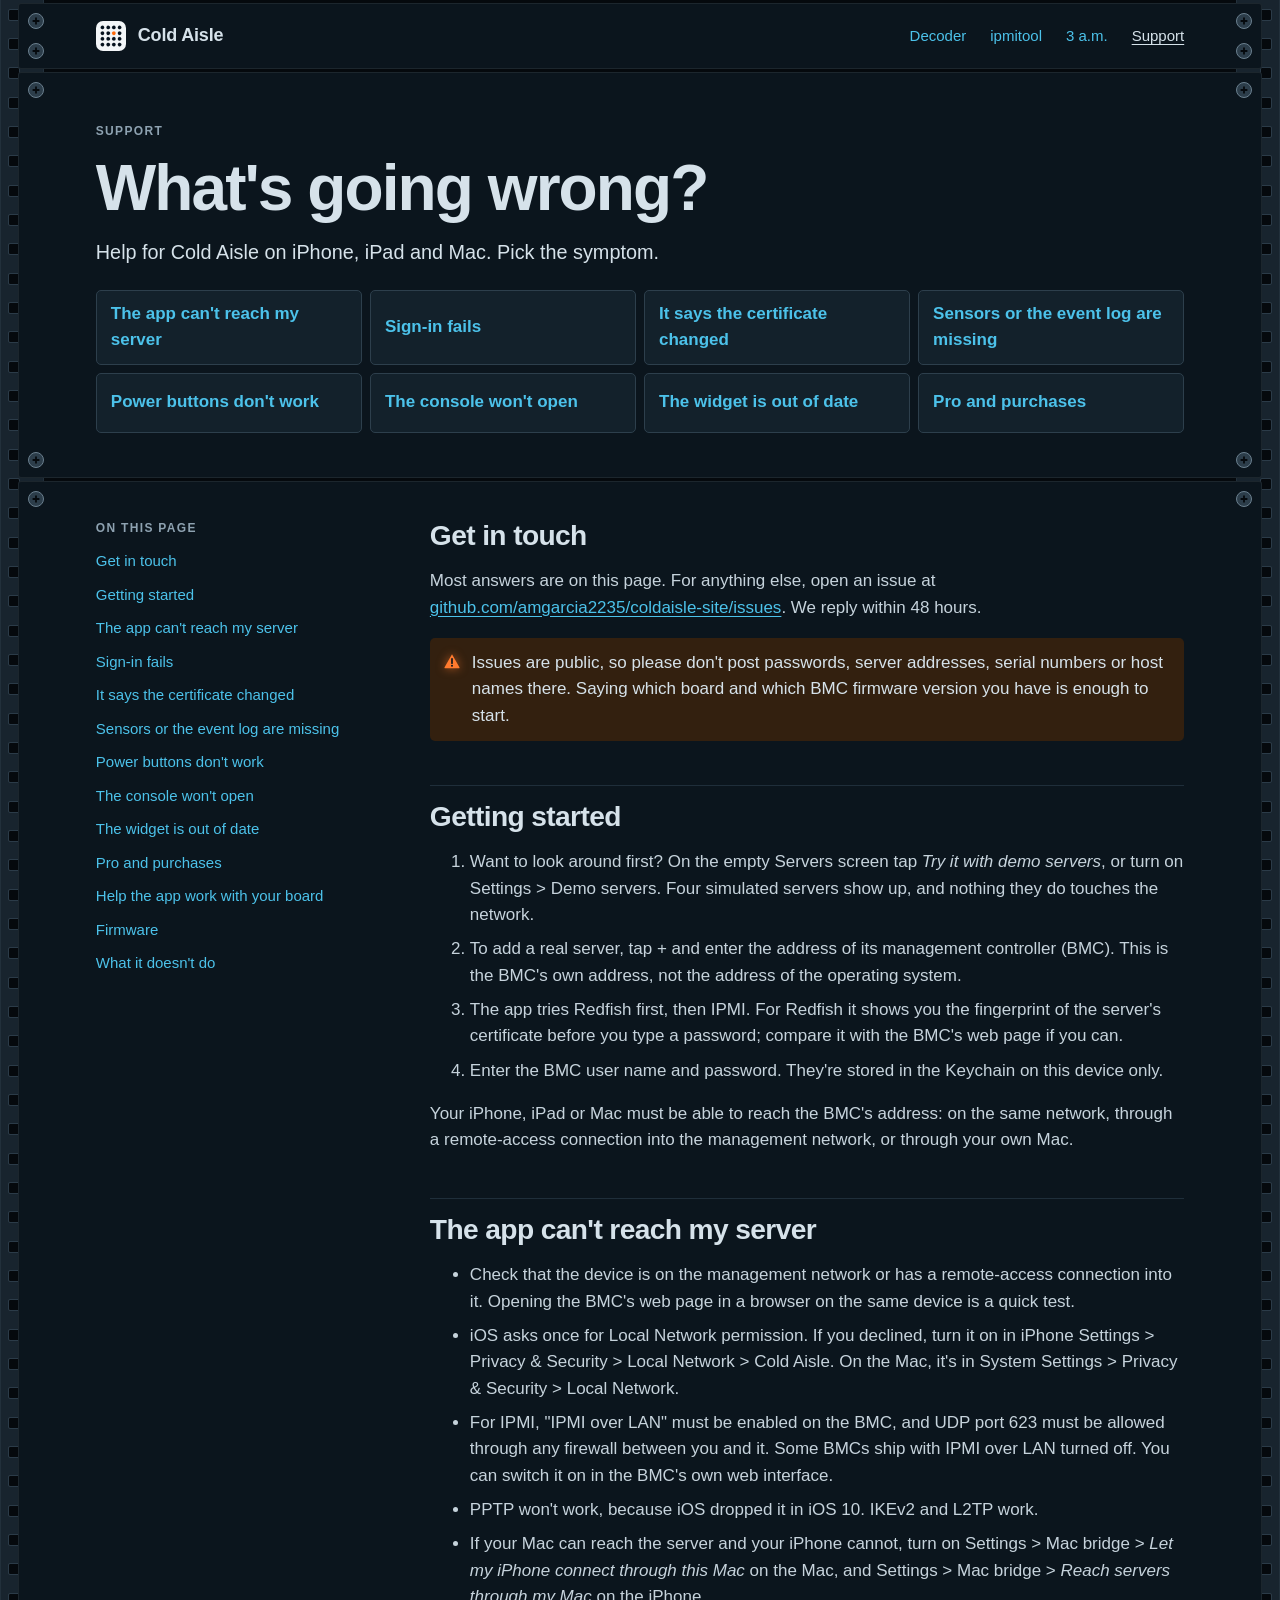
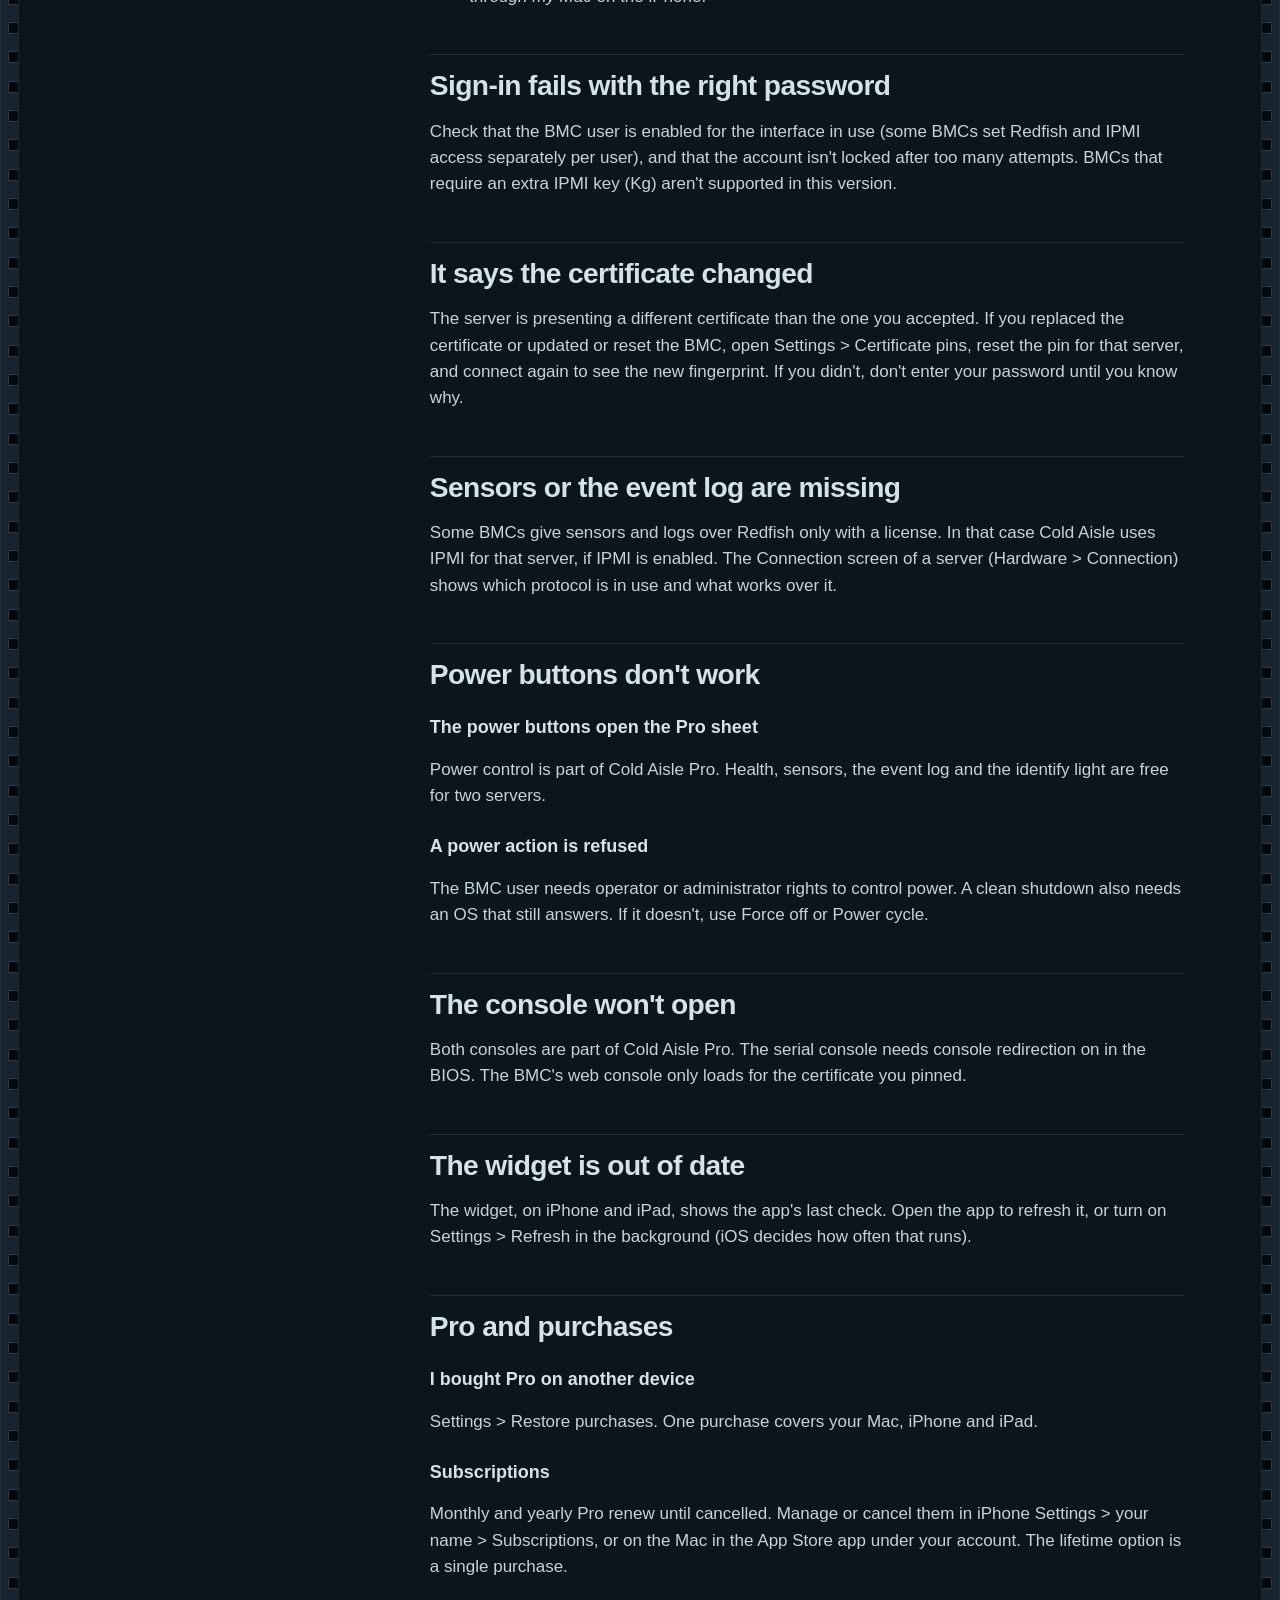
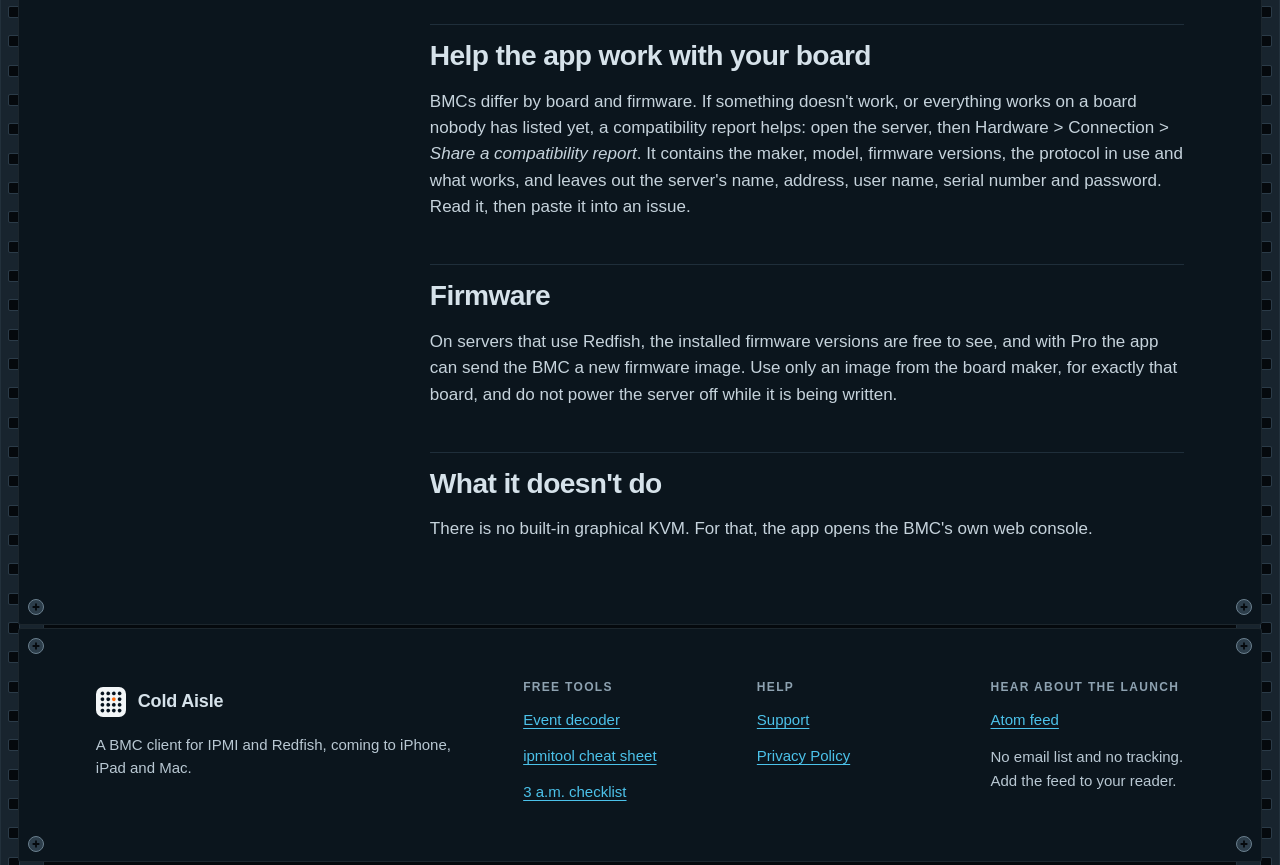
<file: support.html>
<!doctype html>
<html lang="en">
<head>
<meta charset="utf-8">
<meta name="viewport" content="width=device-width, initial-scale=1">
<meta http-equiv="Content-Security-Policy" content="default-src 'none'; img-src 'self' data:; style-src 'self'; script-src 'self'; base-uri 'none'; form-action 'none'">
<title>Cold Aisle Support</title>
<meta name="description" content="Help for Cold Aisle on iPhone, iPad and Mac, grouped by symptom: connection problems, sign-in, certificates, missing sensors, power actions and purchases.">
<link rel="canonical" href="https://amgarcia2235.github.io/coldaisle-site/support.html">
<meta property="og:title" content="Cold Aisle Support">
<meta property="og:description" content="Help for Cold Aisle on iPhone, iPad and Mac, grouped by symptom: connection problems, sign-in, certificates, missing sensors, power actions and purchases.">
<meta property="og:type" content="website">
<meta property="og:url" content="https://amgarcia2235.github.io/coldaisle-site/support.html">
<meta property="og:image" content="https://amgarcia2235.github.io/coldaisle-site/img/og.jpg">
<meta property="og:image:width" content="1200">
<meta property="og:image:height" content="630">
<meta property="og:image:alt" content="Cold Aisle Support">
<meta name="twitter:card" content="summary_large_image">
<meta name="twitter:title" content="Cold Aisle Support">
<meta name="twitter:description" content="Help for Cold Aisle on iPhone, iPad and Mac, grouped by symptom: connection problems, sign-in, certificates, missing sensors, power actions and purchases.">
<meta name="twitter:image" content="https://amgarcia2235.github.io/coldaisle-site/img/og.jpg">
<meta name="theme-color" content="#0b151d">
<link rel="icon" type="image/png" sizes="32x32" href="favicon-32.png">
<link rel="apple-touch-icon" sizes="180x180" href="apple-touch-icon.png">
<link rel="alternate" type="application/atom+xml" title="Cold Aisle news" href="feed.xml">
<link rel="stylesheet" href="style.css">
</head>
<body>
<a class="skip" href="#main">Skip to content</a>
<svg class="sprite" aria-hidden="true" focusable="false">
<defs><pattern id="hatch" width="5" height="5" patternUnits="userSpaceOnUse" patternTransform="rotate(45)"><rect width="5" height="5" fill="#ff7a2e" fill-opacity=".16"/><path d="M0 0V5" stroke="#ff7a2e" stroke-width="1.6"/></pattern></defs>
<symbol id="l-ok" viewBox="0 0 22 22"><circle cx="11" cy="11" r="10" fill="currentColor"/><path d="M6.2 11.4l3.2 3.2 6.4-7" fill="none" stroke="#0b151d" stroke-width="2.3" stroke-linecap="round" stroke-linejoin="round"/></symbol>
<symbol id="l-warn" viewBox="0 0 22 22"><path d="M11 1.8 21.2 19.6a.9.9 0 0 1-.8 1.4H1.6a.9.9 0 0 1-.8-1.4z" fill="currentColor"/><path d="M11 8v6" stroke="#0b151d" stroke-width="2.3" stroke-linecap="round"/><circle cx="11" cy="17.4" r="1.4" fill="#0b151d"/></symbol>
<symbol id="l-fault" viewBox="0 0 22 22"><path d="M7 1h8l6 6v8l-6 6H7l-6-6V7z" fill="currentColor"/><path d="M7.5 7.5l7 7m0-7l-7 7" stroke="#0b151d" stroke-width="2.3" stroke-linecap="round"/></symbol>
<symbol id="l-id" viewBox="0 0 22 22"><circle cx="11" cy="11" r="10" fill="currentColor"/><path d="M11 5a4.2 4.2 0 0 0-2.5 7.6c.5.4.7.9.7 1.4h3.6c0-.5.2-1 .7-1.4A4.2 4.2 0 0 0 11 5zM9.4 15.6h3.2V17H9.4z" fill="#0b151d"/></symbol>
<symbol id="l-none" viewBox="0 0 22 22"><circle cx="11" cy="11" r="9.6" fill="#1e2c37" stroke="currentColor" stroke-width="1.6"/><path d="M7 11h8" stroke="currentColor" stroke-width="2" stroke-linecap="round"/></symbol>
</svg>
<div class="rack">
<div class="rail" aria-hidden="true"></div>
<div class="bay">
<header class="unit">
<nav class="mast" aria-label="Main">
<a class="brand" href="./"><img src="img/icon-96.png" width="30" height="30" alt="">Cold Aisle</a>
<ul><li><a href="decode/">Decoder</a></li><li><a href="ipmitool/">ipmitool</a></li><li><a href="3am/">3 a.m.</a></li><li><a href="support.html" aria-current="page">Support</a></li></ul>
</nav>
</header>
<main id="main">
<section class="unit">
<div class="head">
<p class="eng">Support</p>
<h1 class="page" id="content" tabindex="-1">What's going wrong?</h1>
<p class="lead">Help for Cold Aisle on iPhone, iPad and Mac. Pick the symptom.</p>
<ul class="symptoms"><li><a href="#cant-reach">The app can't reach my server</a></li><li><a href="#sign-in">Sign-in fails</a></li><li><a href="#certificate">It says the certificate changed</a></li><li><a href="#missing">Sensors or the event log are missing</a></li><li><a href="#power-actions">Power buttons don't work</a></li><li><a href="#consoles">The console won't open</a></li><li><a href="#widget">The widget is out of date</a></li><li><a href="#purchases">Pro and purchases</a></li></ul>
</div>
</section>
<section class="unit">
<div class="doc">
<nav class="side" aria-label="On this page"><h2 class="eng">On this page</h2><ul><li><a href="#contact">Get in touch</a></li><li><a href="#start">Getting started</a></li><li><a href="#cant-reach">The app can't reach my server</a></li><li><a href="#sign-in">Sign-in fails</a></li><li><a href="#certificate">It says the certificate changed</a></li><li><a href="#missing">Sensors or the event log are missing</a></li><li><a href="#power-actions">Power buttons don't work</a></li><li><a href="#consoles">The console won't open</a></li><li><a href="#widget">The widget is out of date</a></li><li><a href="#purchases">Pro and purchases</a></li><li><a href="#compat">Help the app work with your board</a></li><li><a href="#firmware">Firmware</a></li><li><a href="#limits">What it doesn't do</a></li></ul></nav>
<div class="prose">
<section id="contact">
<h2>Get in touch</h2>
<p>Most answers are on this page. For anything else, open an issue at <a href="https://github.com/amgarcia2235/coldaisle-site/issues">github.com/amgarcia2235/coldaisle-site/issues</a>. We reply within 48 hours.</p>
<div class="warn"><svg class="lamp s l-warn glow" aria-hidden="true"><use href="#l-warn"/></svg><p>Issues are public, so please don't post passwords, server addresses, serial numbers or host names there. Saying which board and which BMC firmware version you have is enough to start.</p></div>
</section>
<section id="start">
<h2>Getting started</h2>
<ol>
<li>Want to look around first? On the empty Servers screen tap <em>Try it with demo servers</em>, or turn on Settings &gt; Demo servers. Four simulated servers show up, and nothing they do touches the network.</li>
<li>To add a real server, tap + and enter the address of its management controller (BMC). This is the BMC's own address, not the address of the operating system.</li>
<li>The app tries Redfish first, then IPMI. For Redfish it shows you the fingerprint of the server's certificate before you type a password; compare it with the BMC's web page if you can.</li>
<li>Enter the BMC user name and password. They're stored in the Keychain on this device only.</li>
</ol>
<p>Your iPhone, iPad or Mac must be able to reach the BMC's address: on the same network, through a remote-access connection into the management network, or through your own Mac.</p>
</section>
<section id="cant-reach">
<h2>The app can't reach my server</h2>
<ul>
<li>Check that the device is on the management network or has a remote-access connection into it. Opening the BMC's web page in a browser on the same device is a quick test.</li>
<li>iOS asks once for Local Network permission. If you declined, turn it on in iPhone Settings &gt; Privacy &amp; Security &gt; Local Network &gt; Cold Aisle. On the Mac, it's in System Settings &gt; Privacy &amp; Security &gt; Local Network.</li>
<li>For IPMI, "IPMI over LAN" must be enabled on the BMC, and UDP port 623 must be allowed through any firewall between you and it. Some BMCs ship with IPMI over LAN turned off. You can switch it on in the BMC's own web interface.</li>
<li>PPTP won't work, because iOS dropped it in iOS 10. IKEv2 and L2TP work.</li>
<li>If your Mac can reach the server and your iPhone cannot, turn on Settings &gt; Mac bridge &gt; <em>Let my iPhone connect through this Mac</em> on the Mac, and Settings &gt; Mac bridge &gt; <em>Reach servers through my Mac</em> on the iPhone.</li>
</ul>
</section>
<section id="sign-in">
<h2>Sign-in fails with the right password</h2>
<p>Check that the BMC user is enabled for the interface in use (some BMCs set Redfish and IPMI access separately per user), and that the account isn't locked after too many attempts. BMCs that require an extra IPMI key (Kg) aren't supported in this version.</p>
</section>
<section id="certificate">
<h2>It says the certificate changed</h2>
<p>The server is presenting a different certificate than the one you accepted. If you replaced the certificate or updated or reset the BMC, open Settings &gt; Certificate pins, reset the pin for that server, and connect again to see the new fingerprint. If you didn't, don't enter your password until you know why.</p>
</section>
<section id="missing">
<h2>Sensors or the event log are missing</h2>
<p>Some BMCs give sensors and logs over Redfish only with a license. In that case Cold Aisle uses IPMI for that server, if IPMI is enabled. The Connection screen of a server (Hardware &gt; Connection) shows which protocol is in use and what works over it.</p>
</section>
<section id="power-actions">
<h2>Power buttons don't work</h2>
<h3>The power buttons open the Pro sheet</h3>
<p>Power control is part of Cold Aisle Pro. Health, sensors, the event log and the identify light are free for two servers.</p>
<h3>A power action is refused</h3>
<p>The BMC user needs operator or administrator rights to control power. A clean shutdown also needs an OS that still answers. If it doesn't, use Force off or Power cycle.</p>
</section>
<section id="consoles">
<h2>The console won't open</h2>
<p>Both consoles are part of Cold Aisle Pro. The serial console needs console redirection on in the BIOS. The BMC's web console only loads for the certificate you pinned.</p>
</section>
<section id="widget">
<h2>The widget is out of date</h2>
<p>The widget, on iPhone and iPad, shows the app's last check. Open the app to refresh it, or turn on Settings &gt; Refresh in the background (iOS decides how often that runs).</p>
</section>
<section id="purchases">
<h2>Pro and purchases</h2>
<h3>I bought Pro on another device</h3>
<p>Settings &gt; Restore purchases. One purchase covers your Mac, iPhone and iPad.</p>
<h3>Subscriptions</h3>
<p>Monthly and yearly Pro renew until cancelled. Manage or cancel them in iPhone Settings &gt; your name &gt; Subscriptions, or on the Mac in the App Store app under your account. The lifetime option is a single purchase.</p>
</section>
<section id="compat">
<h2>Help the app work with your board</h2>
<p>BMCs differ by board and firmware. If something doesn't work, or everything works on a board nobody has listed yet, a compatibility report helps: open the server, then Hardware &gt; Connection &gt; <em>Share a compatibility report</em>. It contains the maker, model, firmware versions, the protocol in use and what works, and leaves out the server's name, address, user name, serial number and password. Read it, then paste it into an issue.</p>
</section>
<section id="firmware">
<h2>Firmware</h2>
<p>On servers that use Redfish, the installed firmware versions are free to see, and with Pro the app can send the BMC a new firmware image. Use only an image from the board maker, for exactly that board, and do not power the server off while it is being written.</p>
</section>
<section id="limits">
<h2>What it doesn't do</h2>
<p>There is no built-in graphical KVM. For that, the app opens the BMC's own web console.</p>
</section>
</div>
</div>
</section>
</main>
<footer class="unit">
<div class="foot">
<div><a class="brand" href="./"><img src="img/icon-96.png" width="30" height="30" alt="">Cold Aisle</a>
<p>A BMC client for IPMI and Redfish, coming to iPhone, iPad and Mac.</p></div>
<div><h2 class="eng">Free tools</h2><ul>
<li><a href="decode/">Event decoder</a></li>
<li><a href="ipmitool/">ipmitool cheat sheet</a></li>
<li><a href="3am/">3 a.m. checklist</a></li>
</ul></div>
<div><h2 class="eng">Help</h2><ul>
<li><a href="support.html">Support</a></li>
<li><a href="privacy.html">Privacy Policy</a></li>
</ul></div>
<div><h2 class="eng">Hear about the launch</h2><ul>
<li><a href="feed.xml">Atom feed</a></li>
</ul><p>No email list and no tracking. Add the feed to your reader.</p></div>
</div>
</footer>
</div>
<div class="rail r" aria-hidden="true"></div>
</div>
</body>
</html>
</file>
<file: style.css>
/* Cold Aisle. Tokens from Shared/Palette.swift; rules from docs/DECISIONS.md section 11.
   The accent is for what you press. A status colour only ever says a status, and always with its own shape. */
:root {
  --face: #0b151d; --face-raised: #13212b; --face-text: #d6e2ea; --face-label: #8ea2b1; --copy: #b9c8d3;
  --lamp-off: #1e2c37; --face-accent: #4cc2ea; --accent-fill: #1679a0; --face-healthy: #3fd98a; --face-signal: #ff7a2e;
  --face-fault: #ff6b7a; --face-identify: #9aa6ff; --fault-wash: #351820; --signal-wash: #33200f;
  --void: #05090d; --steel: #18242e; --edge: rgba(255, 255, 255, .07); --line: #1f2e3a;
  --sans: -apple-system, BlinkMacSystemFont, "Segoe UI", Roboto, "Helvetica Neue", Arial, sans-serif;
  --mono: ui-monospace, "SF Mono", SFMono-Regular, Menlo, Consolas, "Liberation Mono", monospace;
  --rail: url("data:image/svg+xml,%3Csvg xmlns='http://www.w3.org/2000/svg' width='44' height='88'%3E%3Cg fill='%2305090d' stroke='%232b3b48'%3E%3Crect x='7.5' y='9.5' width='11' height='11' rx='1.5'/%3E%3Crect x='7.5' y='38.5' width='11' height='11' rx='1.5'/%3E%3Crect x='7.5' y='67.5' width='11' height='11' rx='1.5'/%3E%3C/g%3E%3C/svg%3E");
  --screw: url("data:image/svg+xml,%3Csvg xmlns='http://www.w3.org/2000/svg' width='16' height='16'%3E%3Ccircle cx='8' cy='8' r='7.5' fill='%232c3d4a' stroke='%236a7f8e'/%3E%3Cpath d='M4.6 8h6.8M8 4.6v6.8' stroke='%2305090d' stroke-width='1.8'/%3E%3C/svg%3E");
}
* { box-sizing: border-box; }
html { -webkit-text-size-adjust: 100%; scroll-behavior: smooth; scroll-padding-top: 16px; }
body { margin: 0; font: 17px/1.55 var(--sans); background: var(--void); color: var(--face-text); }
img, svg { display: block; max-width: 100%; }
img { height: auto; }
a { color: var(--face-accent); text-underline-offset: 3px; }
:focus-visible { outline: 2px solid var(--face-accent); outline-offset: 2px; border-radius: 2px; }
h1:focus { outline: none; }
code, pre, kbd { font-family: var(--mono); }
.skip { position: absolute; left: 8px; top: -80px; z-index: 10; padding: 10px 16px; background: var(--face-accent); color: #05090d; font-weight: 600; border-radius: 4px; }
.skip:focus { top: 8px; }
.vh { position: absolute; width: 1px; height: 1px; margin: -1px; overflow: hidden; clip-path: inset(50%); white-space: nowrap; }
.sprite { position: absolute; width: 0; height: 0; overflow: hidden; }
[hidden] { display: none !important; }
@media (prefers-reduced-motion: reduce) { html { scroll-behavior: auto; } *, *::before, *::after { animation: none !important; transition: none !important; } }

/* ---------- The rack ---------- */
.rack { display: grid; grid-template-columns: 44px minmax(0, 1fr) 44px; max-width: 1560px; margin: 0 auto; }
.rail { background: var(--steel) var(--rail) repeat-y 0 0; border-inline: 1px solid #22303b; }
.rail.r { transform: scaleX(-1); }
.bay { position: relative; z-index: 1; min-width: 0; display: flex; flex-direction: column; gap: 3px; padding-block: 3px; }
.bay main { display: flex; flex-direction: column; gap: 3px; min-width: 0; }
.unit { position: relative; margin-inline: -26px; padding-inline: clamp(56px, 6vw, 92px); background: var(--face); border: 1px solid var(--edge); border-radius: 3px; }
.unit::before { content: ""; position: absolute; inset: 0; pointer-events: none;
  background: var(--screw) left 9px top 9px no-repeat, var(--screw) right 9px top 9px no-repeat, var(--screw) left 9px bottom 9px no-repeat, var(--screw) right 9px bottom 9px no-repeat; }
.unit > * { position: relative; }
.blank { height: 44px; margin-inline: -26px; border: 1px solid var(--edge); border-radius: 3px; padding: 9px 56px;
  background: radial-gradient(circle at 5px 5px, #03070a 2.6px, transparent 3px) center / 12px 12px content-box, #0d1821 border-box; }

/* ---------- Type ---------- */
.eng { font-size: 12px; line-height: 1.3; font-weight: 600; font-stretch: condensed; letter-spacing: .11em; text-transform: uppercase; color: var(--face-label); }
h1, h2, h3 { margin: 0; font-weight: 600; color: var(--face-text); }
h1 { font-size: clamp(36px, 5.7vw, 88px); line-height: 1; letter-spacing: -.035em; }
h1 .dim { color: var(--face-label); }
h1.page { font-size: clamp(38px, 5vw, 72px); letter-spacing: -.03em; text-wrap: balance; }
h2 { font-size: clamp(28px, 3.1vw, 44px); line-height: 1.08; letter-spacing: -.022em; text-wrap: balance; }
h3 { font-size: 17px; line-height: 1.3; }
.lead { font-size: clamp(18px, 1.55vw, 22px); line-height: 1.42; margin: 18px 0 0; max-width: 42em; color: var(--face-text); }
.body { margin: 14px 0 0; max-width: 38em; color: var(--copy); }
.note { margin: 12px 0 0; font: 13px/1.5 var(--mono); color: var(--face-label); }
.plate { display: flex; justify-content: space-between; gap: 16px; align-items: center; min-height: 44px; border-bottom: 1px solid #1c2a35; }
.plate .eng:last-child { font-family: var(--mono); letter-spacing: .04em; font-stretch: normal; }
.sec { display: grid; gap: clamp(32px, 4.5vw, 72px); padding-block: clamp(36px, 4.5vw, 68px); align-items: start; }
.sec.tight { padding-top: clamp(24px, 3vw, 44px); }
.c-7-5 { grid-template-columns: minmax(0, 7fr) minmax(0, 4fr); }
.c-5-7 { grid-template-columns: minmax(0, 4fr) minmax(0, 7fr); }
.c-6-6 { grid-template-columns: minmax(0, 1fr) minmax(0, 1fr); }
.head { padding-block: clamp(32px, 4vw, 60px) clamp(28px, 3.5vw, 52px); }
.head .eng { margin: 0 0 16px; }

/* ---------- Shared navigation and footer ---------- */
.mast { display: flex; align-items: center; justify-content: space-between; gap: 2px 32px; flex-wrap: wrap; padding-block: 10px; }
.brand { display: inline-flex; align-items: center; gap: 12px; color: var(--face-text); text-decoration: none; font-weight: 600; font-size: 18px; letter-spacing: -.01em; min-height: 44px; }
.brand img { width: 30px; height: 30px; border-radius: 7px; }
.mast ul { display: flex; flex-wrap: wrap; gap: 0 4px; margin: 0 -10px; padding: 0; list-style: none; }
.mast li a { display: inline-flex; align-items: center; min-height: 44px; padding: 0 10px; font-size: 15px; text-decoration: none; }
.mast li a:hover, .mast li a[aria-current] { text-decoration: underline; }
.mast li a[aria-current] { color: var(--face-text); }
.foot { display: grid; grid-template-columns: minmax(0, 2fr) repeat(3, minmax(0, 1fr)); gap: 28px 40px; padding-block: clamp(32px, 4vw, 52px); }
.foot p { margin: 8px 0 0; font-size: 15px; color: var(--copy); max-width: 26em; }
.foot h2 { font-size: 12px; letter-spacing: .11em; margin-bottom: 6px; }
.foot ul { margin: 0; padding: 0; list-style: none; }
.foot li a { display: inline-flex; align-items: center; min-height: 36px; font-size: 15px; }

/* ---------- Lamps ---------- */
.lamp { width: 22px; height: 22px; flex: none; }
.lamp.s { width: 16px; height: 16px; }
.l-ok { color: var(--face-healthy); } .l-warn { color: var(--face-signal); } .l-fault { color: var(--face-fault); }
.l-id { color: var(--face-identify); } .l-none { color: var(--face-label); }
.glow { filter: drop-shadow(0 0 5px color-mix(in srgb, currentColor 60%, transparent)); }

/* ---------- Buttons ---------- */
.btn { display: inline-flex; align-items: center; justify-content: center; min-height: 44px; padding: 0 18px; border: 1px solid #2d3f4c; border-bottom-width: 3px; border-radius: 5px; background: var(--face-raised); color: var(--face-accent); font: 600 15px var(--sans); cursor: pointer; text-decoration: none; }
.btn:hover { background: #1a2b37; }
.btn:active { transform: translateY(1px); border-bottom-width: 2px; }
.btn.go { background: var(--accent-fill); border-color: #0f5c7b; color: #fff; }
.btn.go:hover { background: #1b86b0; }

/* ---------- Home: hero and the front panel ---------- */
.top { padding-top: clamp(30px, 3.6vw, 54px); }
.top .kick { margin: 0 0 16px; }
.what { font-size: clamp(19px, 1.75vw, 25px); line-height: 1.34; margin: 18px 0 0; max-width: 40em; color: var(--face-text); letter-spacing: -.01em; }
.panel { margin-top: clamp(24px, 2.8vw, 40px); border: 1px solid #27384a; border-radius: 8px; background: var(--face-raised); box-shadow: inset 0 1px 0 rgba(255, 255, 255, .04); }
.panel-id { display: flex; justify-content: space-between; gap: 16px; padding: 10px 18px; border-bottom: 1px solid var(--line); }
.panel-id code { font-size: 13px; color: var(--face-label); }
.lamps { display: grid; grid-template-columns: repeat(4, minmax(0, 1fr)); margin: 0; padding: 0; list-style: none; }
.lamps li { display: flex; flex-direction: column; align-items: center; gap: 10px; padding: clamp(18px, 2.2vw, 30px) 6px; text-align: center; border-left: 1px solid var(--line); }
.lamps li:first-child { border-left: 0; }
.big { position: relative; width: clamp(38px, 4vw, 56px); height: clamp(38px, 4vw, 56px); }
.big svg { position: absolute; inset: 0; width: 100%; height: 100%; }
.big .lit { opacity: 0; }
.lamps .on .big .lit { opacity: 1; }
.word { position: relative; display: block; min-height: 1.4em; width: 100%; font-size: clamp(15px, 1.4vw, 19px); font-weight: 600; color: var(--face-label); }
.word .w-up { display: none; color: var(--face-healthy); }
.lamps .on .word .w-up { display: inline; }
.lamps .on .word .w-down { display: none; }
.word.awake { color: var(--face-healthy); }
.panel-foot { display: flex; align-items: center; justify-content: space-between; gap: 12px 24px; flex-wrap: wrap; padding: 14px 18px; border-top: 1px solid var(--line); }
.verdict { display: flex; align-items: center; gap: 10px; margin: 0; font-size: clamp(16px, 1.35vw, 19px); font-weight: 500; }
.soon { margin: 22px 0 clamp(30px, 3.6vw, 52px); font-size: 16px; }
.soon b { font-weight: 600; }
.soon .eng { display: block; margin-bottom: 3px; }
.badge { display: inline-block; margin: 22px 0 clamp(30px, 3.6vw, 52px); }
.badge img { height: 48px; width: auto; }

/* ---------- Screens ---------- */
.screens { position: relative; padding-bottom: 60px; }
.win { border-radius: 10px; overflow: hidden; border: 1px solid #2c3c48; background: #000; }
.phone { border-radius: 30px; overflow: hidden; border: 6px solid #020507; outline: 1px solid #33444f; background: #000; }
.screens .phone { position: absolute; right: -14px; bottom: 0; width: 25%; min-width: 128px; border-width: 5px; border-radius: 26px; }
.tablet { border-radius: 16px; overflow: hidden; border: 7px solid #020507; outline: 1px solid #33444f; }
figure { margin: 0; }
.pair { display: grid; grid-template-columns: minmax(0, 4fr) minmax(0, 3fr); gap: 16px; align-items: start; }

/* ---------- Patch panel of free tools ---------- */
.ports { margin: 28px 0 0; padding: 0; list-style: none; border: 1px solid var(--line); border-radius: 6px; background: var(--face-raised); }
.ports li { border-top: 1px solid var(--line); }
.ports li:first-child { border-top: 0; }
.ports a { display: grid; grid-template-columns: 56px minmax(0, 3fr) minmax(0, 5fr) auto; align-items: center; gap: 8px 20px; padding: 18px; color: inherit; text-decoration: none; }
.ports a:hover { background: #1a2b37; }
.ports .jack { width: 38px; height: 38px; border: 2px solid #3a4e5e; border-radius: 4px; background: #05090d; font: 600 15px/34px var(--mono); text-align: center; color: var(--face-label); }
.ports b { font-size: clamp(19px, 1.7vw, 24px); font-weight: 600; letter-spacing: -.01em; color: var(--face-accent); }
.ports span.d { color: var(--copy); font-size: 16px; }
.ports .arrow { font: 600 18px var(--mono); color: var(--face-accent); }

/* ---------- Comparison by kind of tool ---------- */
.kinds { width: 100%; margin-top: 24px; border-collapse: collapse; font-size: 15px; }
.kinds th, .kinds td { padding: 12px 12px; border-top: 1px solid var(--line); text-align: left; vertical-align: top; font-weight: 400; color: var(--copy); }
.kinds thead th, .kinds thead td { border-top: 0; vertical-align: bottom; }
.kinds tbody th { color: var(--face-text); font-weight: 600; width: 32%; padding-left: 0; }
.kinds .us { background: var(--face-raised); color: var(--face-text); font-weight: 600; }
.kinds thead .us { border-radius: 6px 6px 0 0; color: var(--face-text); }
.val { display: inline-flex; gap: 8px; align-items: flex-start; }
.val .lamp { margin-top: 3px; }
.answers { margin: 28px 0 0; }
.answers div { padding: 16px 0; border-top: 1px solid var(--line); }
.answers dt { font-weight: 600; font-size: 18px; }
.answers dd { margin: 6px 0 0; color: var(--copy); }

/* ---------- Sensors ---------- */
.sens { margin: 26px 0 0; padding: 0; list-style: none; border: 1px solid var(--line); border-radius: 6px; background: var(--face-raised); }
.sens li { position: relative; display: grid; grid-template-columns: 22px 104px minmax(0, 1fr) 96px; align-items: center; gap: 12px; padding: 12px 16px; border-top: 1px solid var(--line); }
.sens li:first-child { border-top: 0; }
.sens .edge::before { content: ""; position: absolute; left: 3px; top: 8px; bottom: 8px; width: 3px; border-radius: 2px; background: var(--face-signal); }
.sens .n { font: 14px/1.2 var(--mono); }
.sens .v { text-align: right; font-size: 20px; font-weight: 500; font-variant-numeric: tabular-nums; white-space: nowrap; }
.sens .v small { font-size: 12px; font-weight: 600; color: var(--face-label); margin-left: 3px; }
.sens .edge .v { color: var(--face-signal); }
.scale { width: 100%; height: auto; }
.key { display: flex; flex-wrap: wrap; gap: 8px 22px; margin: 14px 0 0; padding: 0; list-style: none; font-size: 14px; color: var(--copy); }
.key li { display: flex; align-items: center; gap: 8px; }
.key svg { width: 26px; height: 12px; }

/* ---------- Power ---------- */
.bigrow { display: flex; flex-wrap: wrap; align-items: baseline; justify-content: space-between; gap: 6px 32px; padding-top: clamp(30px, 4vw, 56px); }
.bigname { font: 600 clamp(52px, 13vw, 190px)/.95 var(--mono); letter-spacing: -.05em; color: var(--face-text); margin: 0; }
.bigaddr { font: 400 clamp(24px, 4.2vw, 62px)/1.1 var(--mono); color: var(--face-label); margin: 0; }
.caps { display: flex; flex-wrap: wrap; gap: 8px; margin: 22px 0 0; padding: 0; list-style: none; }
.caps li { padding: 8px 12px; border: 1px solid #2d3f4c; border-bottom-width: 3px; border-radius: 4px; background: var(--face-raised); font-size: 14px; font-weight: 600; }
.ident { display: flex; align-items: flex-start; gap: 10px; margin: 22px 0 0; max-width: 34em; color: var(--copy); }
.ident .lamp { margin-top: 2px; }

/* ---------- Lists and datasheet ---------- */
.ticks { margin: 22px 0 0; padding: 0; list-style: none; border-top: 1px solid #1c2a35; }
.ticks li { padding: 10px 0; border-bottom: 1px solid #1c2a35; color: var(--copy); font-size: 16px; }
.ticks b { color: var(--face-text); font-weight: 600; }
.shapes { display: flex; flex-wrap: wrap; gap: 10px 22px; margin: 22px 0 0; padding: 0; list-style: none; font-size: 15px; }
.shapes li { display: flex; align-items: center; gap: 8px; }
.sheet { width: 100%; border-collapse: collapse; margin-top: 24px; font-size: 16px; }
.sheet th, .sheet td { padding: 11px 16px 11px 0; border-top: 1px solid var(--line); text-align: left; vertical-align: top; font-weight: 400; color: #c6d3dc; }
.sheet tbody th { width: 34%; color: var(--face-text); font-weight: 600; }
.sheet thead th, .sheet thead td { border-top: 0; }
.plans tbody th { width: auto; }
.sheet .m { width: 92px; padding-right: 0; }
.sheet .m .lamp { margin-top: 3px; }
.limits { margin-top: 28px; padding: 16px 18px; border: 1px solid var(--line); border-left: 3px solid var(--face-label); border-radius: 4px; background: var(--face-raised); }
.limits p { margin: 6px 0 0; font-size: 16px; color: #c6d3dc; }
.free-h { padding-top: 12px; }

/* ---------- Decoder ---------- */
.promise { display: flex; align-items: center; gap: 10px; margin: 20px 0 0; font-weight: 500; }
.dec { display: grid; grid-template-columns: minmax(0, 5fr) minmax(0, 7fr); gap: clamp(24px, 3vw, 48px); align-items: start; padding-block: clamp(24px, 3vw, 44px) clamp(36px, 4.5vw, 68px); }
.dec label { display: block; margin-bottom: 8px; }
.dec textarea { display: block; width: 100%; min-height: 260px; padding: 14px; resize: vertical; border: 1px solid #2d3f4c; border-radius: 6px; background: #05090d; color: var(--face-text); font: 14px/1.6 var(--mono); }
.dec textarea::placeholder { color: var(--face-label); }
.acts { display: flex; flex-wrap: wrap; gap: 8px; margin-top: 12px; }
.sum { display: flex; align-items: center; justify-content: space-between; flex-wrap: wrap; gap: 8px 16px; min-height: 44px; margin: 0 0 12px; font-weight: 500; }
.empty { padding: 28px 20px; border: 1px dashed #2d3f4c; border-radius: 6px; color: var(--copy); }
.ev { position: relative; padding: 16px 18px; border: 1px solid var(--line); border-radius: 6px; background: var(--face-raised); margin-bottom: 10px; }
.ev.critical::before, .ev.warning::before { content: ""; position: absolute; left: 3px; top: 10px; bottom: 10px; width: 3px; border-radius: 2px; background: var(--face-fault); }
.ev.warning::before { background: var(--face-signal); }
.ev-h { display: grid; grid-template-columns: 22px minmax(0, 1fr); gap: 10px; }
.ev h3 { font-size: 18px; overflow-wrap: anywhere; }
.ev .meta { grid-column: 2; margin: 2px 0 0; font-size: 14px; color: var(--face-label); }
.ev dl { margin: 12px 0 0 32px; }
.ev dt { margin-top: 10px; }
.ev dd { margin: 2px 0 0; color: var(--copy); font-size: 16px; }
.ev .raw { margin: 12px 0 0 32px; font: 13px/1.5 var(--mono); color: var(--face-label); overflow-wrap: anywhere; }
.bytes { display: flex; flex-wrap: wrap; gap: 6px; margin: 14px 0 0 32px; padding: 0; list-style: none; }
.bytes li { border: 1px solid #2d3f4c; border-radius: 4px; background: #0b151d; padding: 4px 7px 3px; }
.bytes code { display: block; font-size: 13px; white-space: nowrap; }
.bytes span { display: block; font-size: 11px; color: var(--face-label); white-space: nowrap; }
.reads-t { margin-top: 20px; }

/* ---------- Cheat sheet ---------- */
.setup { position: relative; margin: 20px 0 0; }
.cmd { position: relative; }
.cmd pre { margin: 0; padding: 11px 58px 11px 12px; border: 1px solid #27384a; border-radius: 5px; background: #05090d; color: var(--face-text); font-size: 13.5px; line-height: 1.5; white-space: pre-wrap; overflow-wrap: anywhere; }
.copy { position: absolute; top: 4px; right: 4px; min-width: 36px; height: 32px; padding: 0 7px; border: 1px solid #2d3f4c; border-radius: 4px; background: var(--face-raised); color: var(--face-accent); font: 600 12px var(--sans); cursor: pointer; }
.toc { display: flex; flex-wrap: wrap; gap: 6px 8px; margin: 24px 0 0; padding: 0; list-style: none; }
.toc a { display: inline-flex; align-items: center; min-height: 36px; padding: 0 12px; border: 1px solid #2d3f4c; border-radius: 4px; background: var(--face-raised); font-size: 15px; text-decoration: none; }
.toc a:hover { text-decoration: underline; }
.rows { padding-bottom: clamp(24px, 3vw, 44px); }
.rows-h, .row { display: grid; grid-template-columns: minmax(0, 3fr) minmax(0, 4fr) minmax(0, 5fr); gap: 10px 20px; }
.rows-h { padding: 14px 0 8px; }
.row { position: relative; padding: 14px 0; border-top: 1px solid var(--line); }
.row.danger { margin-inline: -14px; padding-inline: 14px; background: var(--fault-wash); border-radius: 4px; border-top-color: transparent; margin-block: 4px; }
.row.danger::before { content: ""; position: absolute; left: 3px; top: 8px; bottom: 8px; width: 3px; border-radius: 2px; background: var(--face-fault); }
.row p { margin: 4px 0 0; font-size: 15px; color: var(--copy); }
.row.danger p { color: #e7d3d6; }
.flag { display: inline-flex; align-items: center; gap: 6px; margin-top: 6px; color: var(--face-fault); font-size: 12px; font-weight: 700; letter-spacing: .08em; text-transform: uppercase; }
.none { font-size: 14px; color: var(--face-label); }
.tag { display: none; margin-bottom: 4px; }

/* ---------- 3 a.m. checklist ---------- */
.steps { margin: 0; padding: 0; list-style: none; counter-reset: s; }
.steps > li { position: relative; display: grid; grid-template-columns: 26px 52px minmax(0, 1fr); gap: 4px 12px; padding: 18px 0; border-top: 1px solid var(--line); counter-increment: s; }
.steps > li:first-child { border-top: 0; }
.steps input { width: 24px; height: 24px; margin: 4px 0 0; accent-color: var(--accent-fill); }
.steps .num { font: 600 26px/1.2 var(--mono); color: var(--face-label); }
.steps .num::before { content: counter(s, decimal-leading-zero); }
.steps h2 { font-size: clamp(20px, 2vw, 26px); letter-spacing: -.012em; }
.steps p { margin: 6px 0 0; color: var(--copy); max-width: 44em; }
.steps pre { margin: 8px 0 0; padding: 8px 12px; border: 1px solid #27384a; border-radius: 5px; background: #05090d; font-size: 14px; white-space: pre-wrap; overflow-wrap: anywhere; }
.stop { display: flex; gap: 10px; align-items: flex-start; margin-top: 10px; padding: 10px 12px; border-radius: 5px; background: var(--fault-wash); color: var(--face-text); max-width: 46em; }
.stop .lamp { margin-top: 2px; }
.stop.w { background: var(--signal-wash); }
.branch { margin-top: 8px; padding: 16px 18px; border: 1px solid var(--line); border-left: 3px solid var(--face-label); border-radius: 4px; background: var(--face-raised); }
.branch h2 { font-size: clamp(20px, 2vw, 26px); letter-spacing: -.012em; }
.branch p { margin: 6px 0 0; color: var(--copy); }
.tick-h { margin-top: 28px; }
.ticket { margin: 20px 0 0; display: grid; grid-template-columns: repeat(2, minmax(0, 1fr)); gap: 0 28px; }
.ticket div { display: flex; flex-direction: column; justify-content: flex-end; min-height: 56px; padding-bottom: 6px; border-bottom: 1px solid #3a4e5e; }
.print-only { display: none; }

/* ---------- Support and privacy ---------- */
.doc { display: grid; grid-template-columns: minmax(180px, 3fr) minmax(0, 8fr); gap: clamp(28px, 4vw, 64px); align-items: start; padding-block: clamp(24px, 3vw, 44px) clamp(40px, 5vw, 72px); }
.side { position: sticky; top: 16px; max-height: calc(100vh - 32px); overflow: auto; }
.side h2 { font-size: 12px; letter-spacing: .11em; margin-bottom: 8px; }
.side ul { margin: 0; padding: 0; list-style: none; }
.side a { display: block; padding: 7px 0; font-size: 15px; line-height: 1.3; text-decoration: none; }
.side a:hover { text-decoration: underline; }
.prose { max-width: 46em; min-width: 0; }
.prose h2 { font-size: clamp(23px, 2.2vw, 30px); margin: 44px 0 10px; padding-top: 16px; border-top: 1px solid var(--line); }
.prose > :first-child, .prose > section:first-child > h2:first-child { margin-top: 0; border-top: 0; padding-top: 0; }
.prose h3 { font-size: 18px; margin: 26px 0 4px; }
.prose p, .prose li { color: #c6d3dc; }
.prose li { margin-bottom: 8px; }
.prose a { overflow-wrap: anywhere; }
.prose .muted { color: var(--face-label); }
.prose h1 { font-size: clamp(38px, 5vw, 64px); letter-spacing: -.03em; margin-bottom: 8px; }
.card { margin: 20px 0; padding: 4px 20px; background: var(--face-raised); border: 1px solid var(--line); border-radius: 6px; }
.warn { display: flex; gap: 12px; align-items: flex-start; margin: 12px 0; padding: 12px 14px; border-radius: 5px; background: var(--signal-wash); }
.warn p { margin: 0; color: var(--face-text); }
.warn .lamp { margin-top: 3px; }
.symptoms { display: grid; grid-template-columns: repeat(auto-fit, minmax(230px, 1fr)); gap: 8px; margin: 24px 0 0; padding: 0; list-style: none; }
.symptoms a { display: flex; align-items: center; min-height: 60px; height: 100%; padding: 10px 14px; border: 1px solid #2d3f4c; border-radius: 5px; background: var(--face-raised); font-weight: 600; text-decoration: none; }
.symptoms a:hover { background: #1a2b37; text-decoration: underline; }

/* ---------- 404 ---------- */
.nf { display: grid; grid-template-columns: minmax(0, 6fr) minmax(0, 5fr); gap: clamp(28px, 4vw, 64px); align-items: center; padding-block: clamp(40px, 6vw, 92px); }
.nf .bigname { font-size: clamp(88px, 15vw, 210px); }
.nf h1 { font-size: clamp(32px, 4vw, 54px); margin-top: 14px; }
.nf .lamps { grid-template-columns: repeat(2, minmax(0, 1fr)); }

@media (max-width: 1080px) {
  .c-7-5, .c-5-7, .c-6-6, .dec, .doc, .nf { grid-template-columns: minmax(0, 1fr); }
  .sec > .solo { max-width: 340px; }
  .side { position: static; max-height: none; }
  .side ul { display: flex; flex-wrap: wrap; gap: 0 18px; }
  h1 span { display: block; }
  h1 { font-size: clamp(36px, 11.6vw, 84px); }
  h1.page { font-size: clamp(36px, 9vw, 64px); }
  .rows-h { display: none; }
  .row { grid-template-columns: minmax(0, 1fr); }
  .tag { display: block; }
  .foot { grid-template-columns: repeat(3, minmax(0, 1fr)); }
  .foot > div:first-child { grid-column: 1 / -1; }
}
@media (max-width: 820px) {
  .rack { grid-template-columns: minmax(0, 1fr); }
  .rail { display: none; }
  .unit, .blank { margin-inline: 0; }
  .unit { padding-inline: 20px; }
  .unit::before { display: none; }
  .blank { height: 28px; padding: 6px 20px; }
  .screens { padding-bottom: 44px; }
  .screens .phone { right: 0; width: 30%; border-radius: 18px; border-width: 4px; min-width: 96px; }
  .sens li { grid-template-columns: 22px minmax(0, 1fr) auto; gap: 6px 10px; }
  .sens .scale-c { grid-column: 1 / -1; grid-row: 2; }
  .ports a { grid-template-columns: 46px minmax(0, 1fr) auto; }
  .ports span.d { grid-column: 2 / -1; grid-row: 2; }
  .kinds thead { display: none; }
  .kinds, .kinds tbody, .kinds tr, .kinds td, .kinds tbody th { display: block; width: auto; }
  .kinds tr { padding: 12px 0; border-top: 1px solid var(--line); }
  .kinds tbody th { border: 0; padding: 0 0 6px; }
  .kinds td { display: flex; justify-content: space-between; gap: 16px; padding: 5px 8px; border: 0; }
  .kinds td::before { content: attr(data-k); color: var(--face-label); }
  .kinds .us { border-radius: 4px; }
  .foot { grid-template-columns: repeat(2, minmax(0, 1fr)); }
  .ev dl, .ev .raw, .bytes { margin-left: 0; }
}
@media (max-width: 460px) {
  .lamps { grid-template-columns: repeat(2, minmax(0, 1fr)); }
  .lamps li:nth-child(3) { border-left: 0; }
  .lamps li:nth-child(n+3) { border-top: 1px solid var(--line); }
  .nf .lamps li:nth-child(n+3) { border-top: 0; }
  .panel-foot .btn { width: 100%; }
  .sheet.spec, .sheet.spec tbody, .sheet.spec tr, .sheet.spec th, .sheet.spec td { display: block; width: auto; }
  .sheet.spec th { padding-bottom: 0; }
  .sheet.spec td { border-top: 0; padding-top: 2px; }
  .steps > li { grid-template-columns: 26px minmax(0, 1fr); }
  .steps .num { grid-column: 2; }
  .steps .body-c { grid-column: 1 / -1; }
  .ticket { grid-template-columns: minmax(0, 1fr); }
}

/* ---------- Print: every page reads on paper; the checklist fits on one sheet ---------- */
@media print {
  @page { size: auto; margin: 12mm 13mm; }
  :root { --face-text: #000; --face-label: #333; --copy: #111; --face-raised: #fff; --line: #999; }
  html, body { background: #fff !important; color: #000; font-size: 10pt; line-height: 1.32; }
  .rail, .blank, .skip, .mast ul, .foot, .btn, .copy, .acts, .side, .noprint, footer.unit { display: none !important; }
  .rack { display: block; max-width: none; }
  .bay, .bay main { display: block; padding: 0; gap: 0; }
  .unit { margin: 0; padding: 0; background: #fff; border: 0; }
  .unit::before { display: none; }
  .mast { padding: 0 0 3pt; min-height: 0; border-bottom: 1.5pt solid #000; }
  .brand { min-height: 0; color: #000; font-size: 11pt; }
  .brand img { width: 16pt; height: 16pt; }
  a { color: #000; text-decoration: none; }
  h1, h2, h3, p, li, dd, dt, b, code, pre { color: #000 !important; }
  pre, .cmd pre, .steps pre { background: #fff !important; border: .75pt solid #777 !important; color: #000; }
  .doc { display: block; padding: 0; }
  .row.danger { background: #fff; border: 1pt solid #000; margin-inline: 0; }
  .row, .ev, .steps > li, .branch, .stop { break-inside: avoid; }
  .flag, .l-fault, .l-warn, .l-ok, .l-none, .l-id { color: #000 !important; }
  .stop, .stop.w, .warn, .card, .limits, .branch { background: #fff !important; border: 1pt solid #000 !important; }
  .glow { filter: none; }
  .print-only { display: block; }
  /* The checklist */
  .check .head { padding: 5pt 0 3pt; }
  .check .head .eng, .check .lead { display: none; }
  .check h1.page { font-size: 19pt; letter-spacing: -.01em; }
  .check .plate { display: none; }
  .check .sec { display: block; padding: 0; }
  .check .steps > li { grid-template-columns: 13pt 15pt minmax(0, 1fr); gap: 0 5pt; padding: 3.2pt 0; border-top: .5pt solid #999; }
  .check .steps input { appearance: none; -webkit-appearance: none; width: 10pt; height: 10pt; margin: 1pt 0 0; border: 1pt solid #000; border-radius: 0; background: #fff; }
  .check .steps .num { font-size: 10pt; color: #000; }
  .check .steps h2 { font-size: 10.5pt; letter-spacing: 0; }
  .check .steps p { margin: 0; font-size: 9pt; max-width: none; }
  .check .steps pre { margin: 1.5pt 0 0; padding: 1.5pt 4pt; font-size: 8.3pt; line-height: 1.25; }
  .check .stop { margin-top: 2pt; padding: 1.5pt 4pt; font-size: 8.8pt; gap: 4pt; max-width: none; }
  .check .stop .lamp { display: none; }
  .check .branch { margin-top: 3pt; padding: 3pt 5pt; }
  .check .branch h2 { font-size: 10pt; letter-spacing: 0; }
  .check .branch p { margin: 0; font-size: 9pt; }
  .check .tick-h { margin-top: 5pt; font-size: 10pt; letter-spacing: 0; }
  .check .ticket { margin: 0; gap: 0 14pt; }
  .check .ticket div { min-height: 19pt; padding-bottom: 1pt; border-bottom: .75pt solid #000; }
  .check .ticket .eng { font-size: 7pt; letter-spacing: .05em; }
  .check .print-only { margin: 4pt 0 0; font-size: 8pt; }
}
</file>
